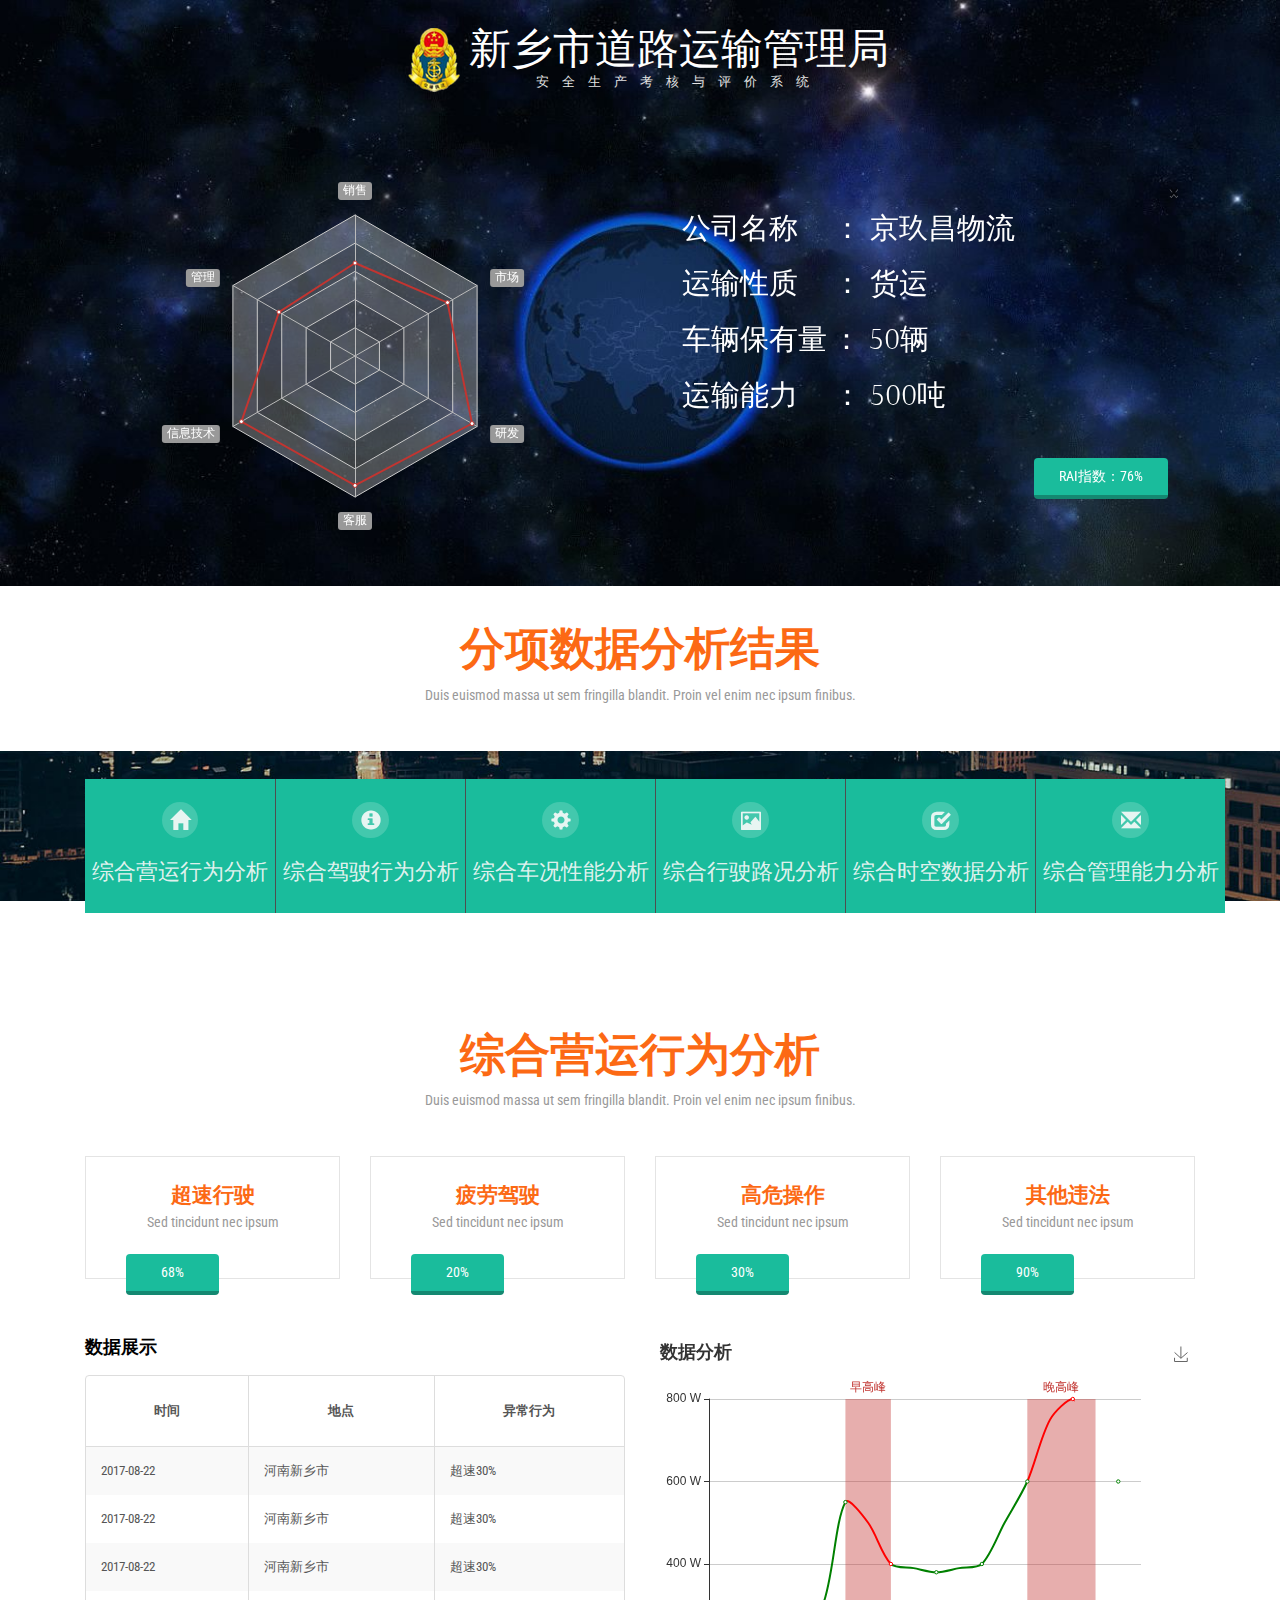
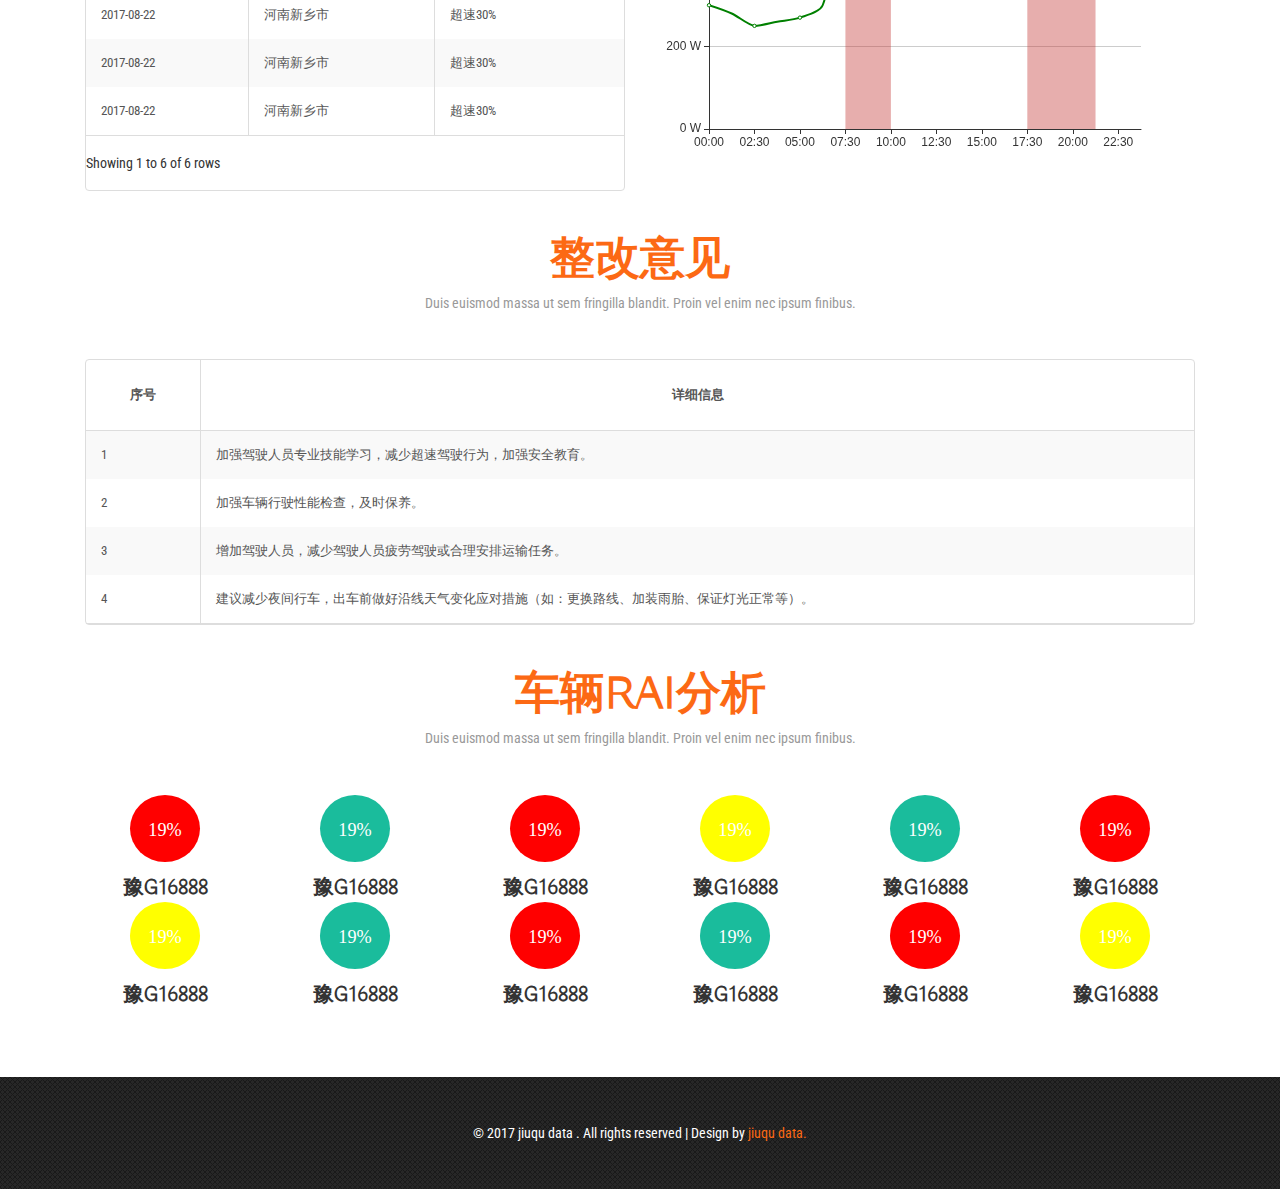
<file: src/main/webapp/formpages/index.html>
<!--
Author: W3layouts
Author URL: http://w3layouts.com
License: Creative Commons Attribution 3.0 Unported
License URL: http://creativecommons.org/licenses/by/3.0/
-->
<!DOCTYPE html>
<html>
<head>
<title>交通运输管理系统</title>
<!-- mobile apps -->
<meta name="viewport" content="width=device-width, initial-scale=1">
<meta http-equiv="Content-Type" content="text/html; charset=utf-8" />
<meta name="keywords" content="Fascinating Responsive web template, Bootstrap Web Templates, Flat Web Templates, Android Compatible web template, 
	SmartPhone Compatible web template, free WebDesigns for Nokia, Samsung, LG, SonyEricsson, Motorola web design" />
<script type="application/x-javascript"> addEventListener("load", function() { setTimeout(hideURLbar, 0); }, false); function hideURLbar(){ window.scrollTo(0,1); } </script>
<!-- //mobile apps -->
<!-- Custom Theme files -->
<link href="css/bootstrap.css" type="text/css" rel="stylesheet" media="all">
<link href="css/bootstrap-table.css" type="text/css" rel="stylesheet" media="all">
<link href="css/style.css" type="text/css" rel="stylesheet" media="all">
<link rel="stylesheet" href="css/flexslider.css" type="text/css" media="screen" />
<!-- //Custom Theme files -->
<!-- js -->
<script src="js/jquery-2.1.4.min.js"></script>
<script src="js/echarts.min.js"></script>
<!-- //js -->
<!-- web-fonts -->
<link href='//fonts.googleapis.com/css?family=Buda:300' rel='stylesheet' type='text/css'>
<link href='//fonts.googleapis.com/css?family=Roboto+Condensed:400,300,300italic,400italic,700,700italic' rel='stylesheet' type='text/css'>
<!-- //web-fonts -->
<!-- start-smooth-scrolling -->
<script type="text/javascript" src="js/move-top.js"></script>
<script type="text/javascript" src="js/easing.js"></script>
<script type="text/javascript">
		jQuery(document).ready(function($) {
			$(".scroll").click(function(event){
				event.preventDefault();

		$('html,body').animate({scrollTop:$(this.hash).offset().top},1000);
			});
		});
</script>
	<link rel="stylesheet" type="text/css" href="css/tab/raccordion.css" />
	<script type="text/javascript">
        $(window).load(function () {
            $('#accordion-wrapper').raccordion({
                speed: 1000,
                sliderWidth: 700,
                sliderHeight: 300,
                autoCollapse: false
            });

        });
	</script>
	<!--skycons-icons-->
	<script src="js/skycons.js"></script>
<!-- //end-smooth-scrolling -->
</head>
<body>
	<!-- banner -->
	<div class="banner">
		<div class="banner-info" >
			<div class="banner-top">
				<div class="container">
					<div class="banner-top-grids banner-top-left" style="width: 28%">
						<ul class="social-icons">
							<li style="color: white;"></li>
							<li style="color: white;"></li>
							<li style="color: white;"></li>
						</ul>
					</div>
					<div class="banner-top-grids banner-logo" style="width: 45%">
						<a href="index.html">
							<img src="images/1.png" alt=""/>
							<h1>新乡市道路运输管理局 <span>安全生产考核与评价系统</span></h1>
						</a>
					</div>
					<div class="w3ls-row alert" style="margin-top: 10em;margin-bottom: 3em;">
						<div class="col-md-6 welcome-left">
							<div id="leida" style="width: 100%;height: 376px;border-color: white;"></div>
						</div>
						<div class="col-md-6 welcome-right" style="box-shadow: 0 0 1px 1px transparent;">
							<a href="#" class="close" data-dismiss="alert" aria-label="close">&times;</a>
							<h4 style="color: white;">公司名称&nbsp;&nbsp;&nbsp;&nbsp;&nbsp;&nbsp;&nbsp;： 京玖昌物流 </h4>
							<h4 style="color: white;">运输性质&nbsp;&nbsp;&nbsp;&nbsp;&nbsp;&nbsp;&nbsp;： 货运 </h4>
							<h4 style="color: white;">车辆保有量&nbsp;： 50辆 </h4>
							<h4 style="color: white;">运输能力&nbsp;&nbsp;&nbsp;&nbsp;&nbsp;&nbsp;&nbsp;： 500吨 </h4>
							<a href="single.html" class="more" style="float: right;">RAI指数：76%</a>
						</div>
						<div class="clearfix"> </div>
					</div>
					<div class="clearfix"> </div>
				</div>
			</div>
		</div>
	</div>
	<!-- //banner -->
	<!-- welcome -->
	<div class="welcome" style="padding: 3em 0;">
		<div class="container">
			<div class="title" style="margin-bottom: 0em;">
				<h3>分项数据分析结果</h3>
				<p>Duis euismod massa ut sem fringilla blandit. Proin vel enim nec ipsum finibus. </p>
			</div> 
		</div>
	</div>
	<!-- //welcome -->
	<!-- slid -->
	<div class="slid banner banner-top" style="min-height:100px;">
		<div class="container">
			<section class="slider">
				<div class="flexslider">
					<!-- top-navigation -->
					<div class="main">
						<div class="container">
							<nav id="menu" class="nav top-nav">
								<button  class="navtoogle">
									<span class="icon-menu glyphicon glyphicon-menu-hamburger"> </span> Menu
								</button>
								<ul>
									<li>
										<a href="index.html">
											<span class="icon">
												<i aria-hidden="true" class="icon-home glyphicon glyphicon-home"></i>
											</span>
											<span>综合营运行为分析</span>
										</a>
									</li>
									<li>
										<a href="about.html" onclick="$('#section-2').animatescroll();">
											<span class="icon">
												<i aria-hidden="true" class="icon-services glyphicon glyphicon-info-sign"></i>
											</span>
											<span>综合驾驶行为分析</span>
										</a>
									</li>
									<li>
										<a href="services.html" onclick="$('#section-3').animatescroll();">
											<span class="icon">
												<i aria-hidden="true" class="icon-portfolio glyphicon glyphicon-cog"></i>
											</span>
											<span>综合车况性能分析</span>
										</a>
									</li>
									<li>
										<a href="gallery.html" onclick="$('#section-4').animatescroll();">
											<span class="icon">
												<i aria-hidden="true" class="icon-blog glyphicon glyphicon-picture"></i>
											</span>
											<span>综合行驶路况分析</span>
										</a>
									</li>
									<li>
										<a href="codes.html" onclick="$('#section-5').animatescroll();">
											<span class="icon">
												<i aria-hidden="true" class="icon-team glyphicon glyphicon-check"></i>
											</span>
											<span>综合时空数据分析</span>
										</a>
									</li>
									<li>
										<a href="contact.html" onclick="$('#section-6').animatescroll();">
											<span class="icon">
												<i aria-hidden="true" class="icon-contact glyphicon glyphicon-envelope"></i>
											</span>
											<span>综合管理能力分析</span>
										</a>
									</li>
								</ul>
							</nav>
							<!-- script-for-menu -->
							<script>
                                $(".navtoogle").click(function(){
                                    $(".top-nav ul").slideToggle("slow" , function(){
                                    });
                                });
							</script>
							<!-- //script-for-menu -->
							<script src="js/modernizr.custom.js"></script>
						</div>
					</div>
					<!-- //top-navigation -->
					<div class="clearfix"> </div>
				</div> 
			</section>
		</div>
	</div>
	<!-- //slid -->
	<!-- latest -->
	<div class="latest">
		<div class="container">
			<div class="title" style="padding: 2em 0;margin-bottom: 1em;">
				<h3>综合营运行为分析</h3>
				<p>Duis euismod massa ut sem fringilla blandit. Proin vel enim nec ipsum finibus. </p>
			</div>
			<div class="w3ls-row">
				<div class="col-sm-3 col-md-3  w3latest-grids">
					<div class="w3latest-grids-text">
						<h4>超速行驶</h4>
						<p>Sed tincidunt nec ipsum</p>
						<a href="single.html" class="more">68%</a>
					</div>
				</div>
				<div class="col-sm-3 col-md-3  w3latest-grids">
					<div class="w3latest-grids-text">
						<h4>疲劳驾驶</h4>
						<p>Sed tincidunt nec ipsum</p>
						<a href="single.html" class="more">20%</a>
					</div>
				</div>
				<div class="col-sm-3 col-md-3  w3latest-grids">
					<div class="w3latest-grids-text">
						<h4>高危操作</h4>
						<p>Sed tincidunt nec ipsum</p>
						<a href="single.html" class="more">30%</a>
					</div>
				</div>
				<div class="col-sm-3 col-md-3  w3latest-grids">
					<div class="w3latest-grids-text">
						<h4>其他违法 </h4>
						<p>Sed tincidunt nec ipsum</p>
						<a href="single.html" class="more">90%</a>
					</div>
				</div>
				<div class="clearfix"> </div>
			</div>
			<div class="clearfix" style="margin-top: 3em;"> </div>
			<div class="w3ls-row">
				<div class="col-sm-6 col-md-6  w3latest-grids">
					<p style="font-size: 1.3em;color: black;margin-top: -10px;padding-bottom: 10px;font-weight: 700">数据展示</p>
					<table id="table"
						   data-pagination="true" class="table-striped">
						<thead>
						<tr>
							<th data-field="id">时间</th>
							<th data-field="name">地点</th>
							<th data-field="price">异常行为</th>
						</tr>
						</thead>
					</table>
				</div>
				<div class="col-sm-6 col-md-6  w3latest-grids">
					<div id="main" style="width: auto;height: 450px;"></div>
				</div>
				<div class="clearfix"> </div>
			</div>
			<div class="clearfix"> </div>
			<div class="title" style="padding: 2em 0;margin-bottom: 1em;">
				<h3>整改意见</h3>
				<p>Duis euismod massa ut sem fringilla blandit. Proin vel enim nec ipsum finibus. </p>
			</div>
			<div class="w3ls-row">
				<div class="col-sm-12 col-md-12  w3latest-grids">
					<table id="table2"
						   class="table-striped">
						<thead>
						<tr>
							<th data-field="id">序号</th>
							<th data-field="yijian">详细信息</th>
						</tr>
						</thead>
					</table>
				</div>
				<div class="clearfix"> </div>
			</div>
			<div class="clearfix"> </div>
			<div class="title" style="padding: 2em 0;margin-bottom: 1em;">
				<h3>车辆RAI分析</h3>
				<p>Duis euismod massa ut sem fringilla blandit. Proin vel enim nec ipsum finibus. </p>
			</div>
			<div class="services-w3ls-row">
				<div class="col-md-2 services-grid">
					<span class="glyphicon effect-1" style="height: 67px;padding-top: 23px;font-size: 1.3em;background-color: red" aria-hidden="true">19%</span>
					<h5>豫G16888</h5>
				</div>
				<div class="col-md-2 services-grid">
					<span class="glyphicon effect-1" style="height: 67px;padding-top: 23px;font-size: 1.3em;" aria-hidden="true">19%</span>
					<h5>豫G16888</h5>
				</div>
				<div class="col-md-2 services-grid">
					<span class="glyphicon effect-1" style="height: 67px;padding-top: 23px;font-size: 1.3em;background-color: red" aria-hidden="true">19%</span>
					<h5>豫G16888</h5>
				</div>
				<div class="col-md-2 services-grid">
					<span class="glyphicon effect-1" style="height: 67px;padding-top: 23px;font-size: 1.3em;background-color: yellow" aria-hidden="true">19%</span>
					<h5>豫G16888</h5>
				</div>
				<div class="col-md-2 services-grid">
					<span class="glyphicon effect-1" style="height: 67px;padding-top: 23px;font-size: 1.3em;" aria-hidden="true">19%</span>
					<h5>豫G16888</h5>
				</div>
				<div class="col-md-2 services-grid">
					<span class="glyphicon effect-1" style="height: 67px;padding-top: 23px;font-size: 1.3em;background-color: red" aria-hidden="true">19%</span>
					<h5>豫G16888</h5>
				</div>
				<div class="col-md-2 services-grid">
					<span class="glyphicon effect-1" style="height: 67px;padding-top: 23px;font-size: 1.3em;background-color: yellow" aria-hidden="true">19%</span>
					<h5>豫G16888</h5>
				</div>
				<div class="col-md-2 services-grid">
					<span class="glyphicon effect-1" style="height: 67px;padding-top: 23px;font-size: 1.3em;" aria-hidden="true">19%</span>
					<h5>豫G16888</h5>
				</div>
				<div class="col-md-2 services-grid">
					<span class="glyphicon effect-1" style="height: 67px;padding-top: 23px;font-size: 1.3em;background-color: red" aria-hidden="true">19%</span>
					<h5>豫G16888</h5>
				</div>
				<div class="col-md-2 services-grid">
					<span class="glyphicon effect-1" style="height: 67px;padding-top: 23px;font-size: 1.3em;" aria-hidden="true">19%</span>
					<h5>豫G16888</h5>
				</div>
				<div class="col-md-2 services-grid">
					<span class="glyphicon effect-1" style="height: 67px;padding-top: 23px;font-size: 1.3em;background-color: red" aria-hidden="true">19%</span>
					<h5>豫G16888</h5>
				</div>
				<div class="col-md-2 services-grid">
					<span class="glyphicon effect-1" style="height: 67px;padding-top: 23px;font-size: 1.3em;background-color: yellow" aria-hidden="true">19%</span>
					<h5>豫G16888</h5>
				</div>
				<div class="clearfix"> </div>
			</div>
		</div>
	</div>
	<!-- //latest -->
	<!-- footer -->
	<div class="footer">
		<div class="container">
			<div class="footer-bottom">
				<p>© 2017 jiuqu data . All rights reserved | Design by <a href="http://w3layouts.com">jiuqu data.</a></p>
			</div>
		</div>
	</div>
	<!-- //footer --> 
	<!-- smooth-scrolling-of-move-up -->
	<script type="text/javascript">
		$(document).ready(function() {
			/*
			var defaults = {
				containerID: 'toTop', // fading element id
				containerHoverID: 'toTopHover', // fading element hover id
				scrollSpeed: 1200,
				easingType: 'linear' 
			};
			*/
            $('#table').bootstrapTable({
                data: [{
                    id: '2017-08-22',
                    name: '河南新乡市',
                    price: '超速30%'
                },{
                    id: '2017-08-22',
                    name: '河南新乡市',
                    price: '超速30%'
                },{
                    id: '2017-08-22',
                    name: '河南新乡市',
                    price: '超速30%'
                },{
                    id: '2017-08-22',
                    name: '河南新乡市',
                    price: '超速30%'
                },{
                    id: '2017-08-22',
                    name: '河南新乡市',
                    price: '超速30%'
                },{
                    id: '2017-08-22',
                    name: '河南新乡市',
                    price: '超速30%'
                }]
            });
            $('#table2').bootstrapTable({
                data: [{
                    id: 1,
                    yijian: '加强驾驶人员专业技能学习，减少超速驾驶行为，加强安全教育。'
                },{
                    id: 2,
                    yijian: '加强车辆行驶性能检查，及时保养。'
                },{
                    id: 3,
                    yijian: '增加驾驶人员，减少驾驶人员疲劳驾驶或合理安排运输任务。'
                },{
                    id: 4,
                    yijian: '建议减少夜间行车，出车前做好沿线天气变化应对措施（如：更换路线、加装雨胎、保证灯光正常等）。'
                }]
            });
			$().UItoTop({ easingType: 'easeOutQuart' });
		});
	</script>
	<script>
        // 基于准备好的dom，初始化echarts实例
        var myChart = echarts.init(document.getElementById('main'));

        option = {
            title: {
                text: '数据分析'
			},
            tooltip: {
                trigger: 'axis',
                axisPointer: {
                    type: 'cross'
                }
            },
            toolbox: {
                show: true,
                feature: {
                    saveAsImage: {}
                }
            },
            xAxis:  {
                type: 'category',
                boundaryGap: false,
                data: ['00:00', '01:15', '02:30', '03:45', '05:00', '06:15', '07:30', '08:45', '10:00', '11:15', '12:30', '13:45', '15:00', '16:15', '17:30', '18:45', '20:00', '21:15', '22:30', '23:45']
            },
            yAxis: {
                type: 'value',
                axisLabel: {
                    formatter: '{value} W'
                },
                axisPointer: {
                    snap: true
                }
            },
            visualMap: {
                show: false,
                dimension: 0,
                pieces: [{
                    lte: 6,
                    color: 'green'
                }, {
                    gt: 6,
                    lte: 8,
                    color: 'red'
                }, {
                    gt: 8,
                    lte: 14,
                    color: 'green'
                }, {
                    gt: 14,
                    lte: 17,
                    color: 'red'
                }, {
                    gt: 17,
                    color: 'green'
                }]
            },
            series: [
                {
                    name:'用电量',
                    type:'line',
                    smooth: true,
                    data: [300, 280, 250, 260, 270, 300, 550, 500, 400, 390, 380, 390, 400, 500, 600, 750, 800, 700, 600, 400],
                    markArea: {
                        data: [ [{
                            name: '早高峰',
                            xAxis: '07:30'
                        }, {
                            xAxis: '10:00'
                        }], [{
                            name: '晚高峰',
                            xAxis: '17:30'
                        }, {
                            xAxis: '21:15'
                        }] ]
                    }
                }
            ]
        };

        // 使用刚指定的配置项和数据显示图表。
        myChart.setOption(option);
	</script>
	<script>
        // 基于准备好的dom，初始化echarts实例
        var leidaChart = echarts.init(document.getElementById('leida'));

        option = {
            tooltip: {},
            legend: {
                data: ['事故风险指数（RAI）']
            },
            radar: {
                // shape: 'circle',
                name: {
                    textStyle: {
                        color: '#fff',
                        backgroundColor: '#999',
                        borderRadius: 3,
                        padding: [3, 5]
                    }
                },
                indicator: [
                    { name: '销售', max: 6500},
                    { name: '管理', max: 16000},
                    { name: '信息技术', max: 30000},
                    { name: '客服', max: 38000},
                    { name: '研发', max: 52000},
                    { name: '市场', max: 25000}
                ]
            },
            series: [{
                name: '预算 vs 开销（Budget vs spending）',
                type: 'radar',
                // areaStyle: {normal: {}},
                data : [
                    {
                        value : [4300, 10000, 28000, 35000, 50000, 19000],
                        name : '预算分配（Allocated Budget）'
                    }
                ]
            }]
        };
        // 使用刚指定的配置项和数据显示图表。
        leidaChart.setOption(option);
	</script>
	<!-- //smooth-scrolling-of-move-up -->
	<!-- Bootstrap core JavaScript
    ================================================== -->
    <!-- Placed at the end of the document so the pages load faster -->
    <script src="js/bootstrap.js"></script>
	<script src="js/bootstrap-table.js"></script>

	<script src="js/jquery.raccordion.js" type="text/javascript"></script>
	<script src="js/jquery.animation.easing.js" type="text/javascript"></script>
</body>
</html>
</file>
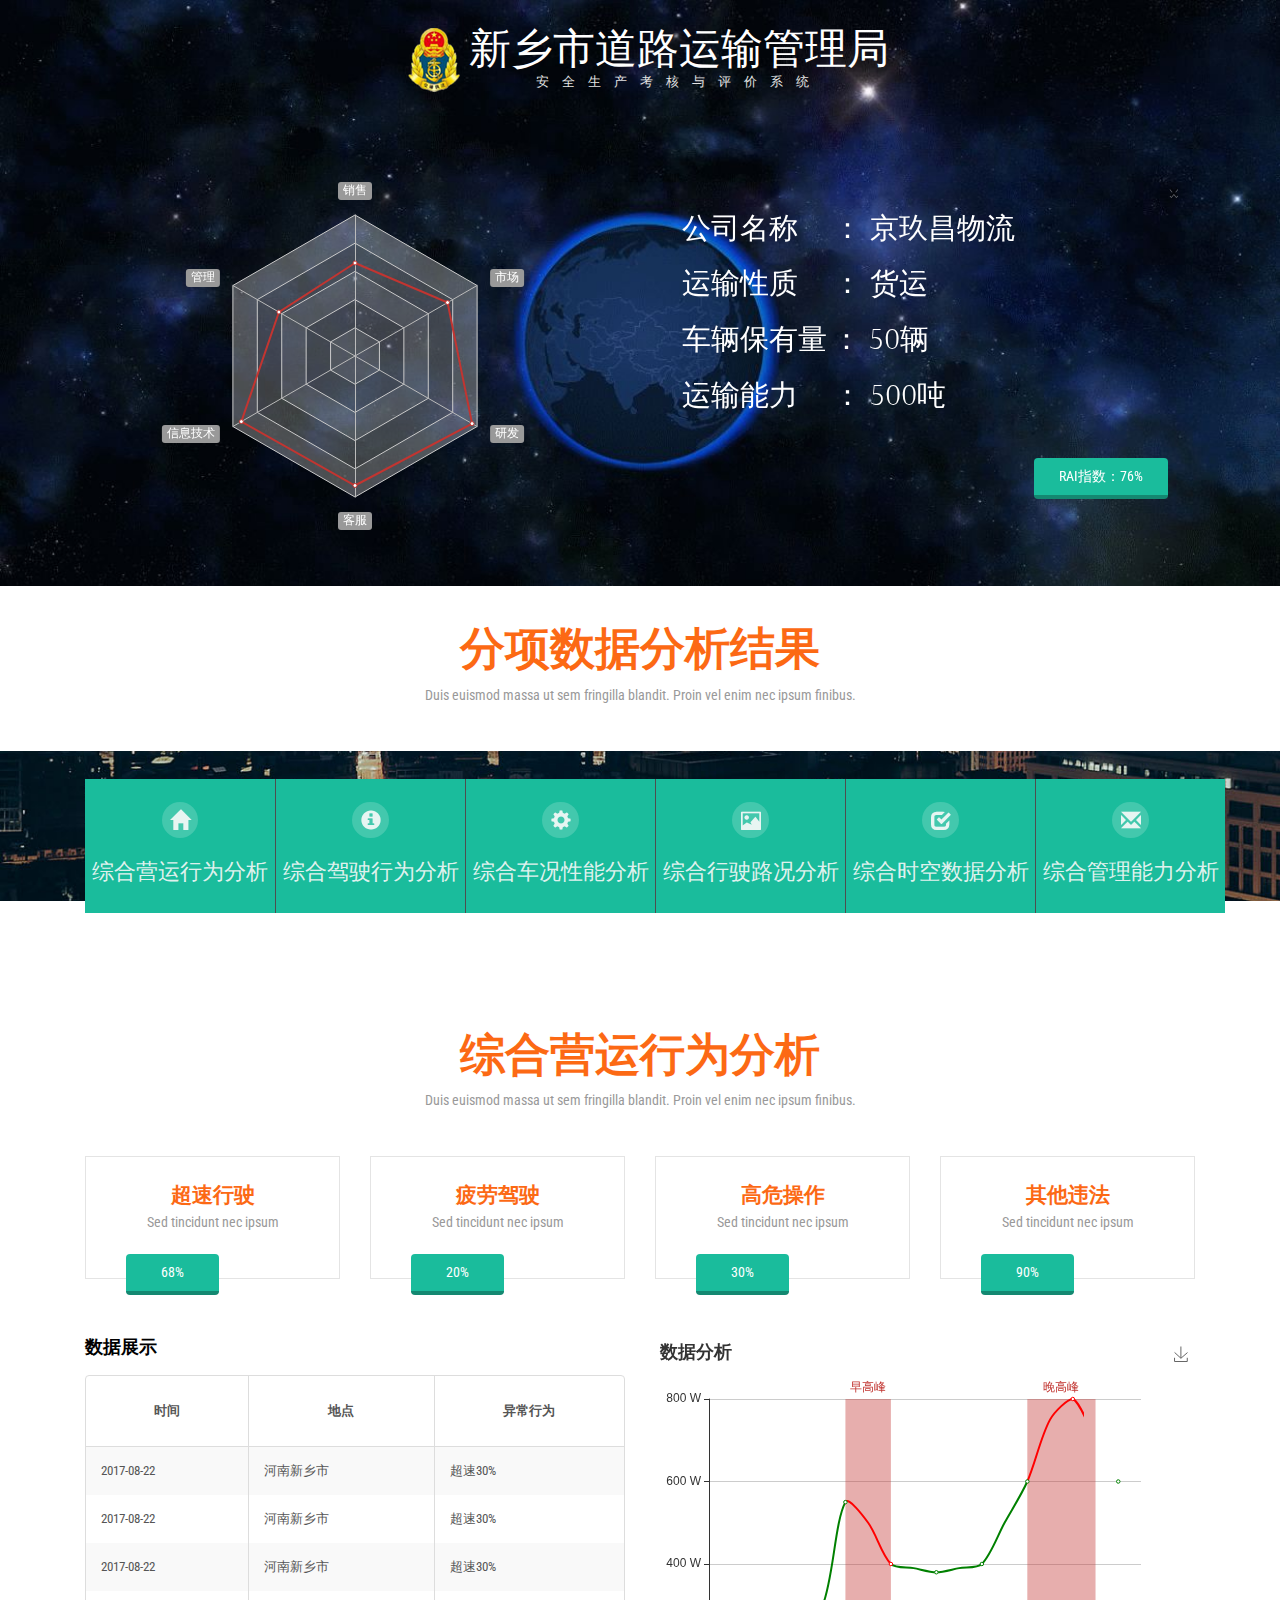
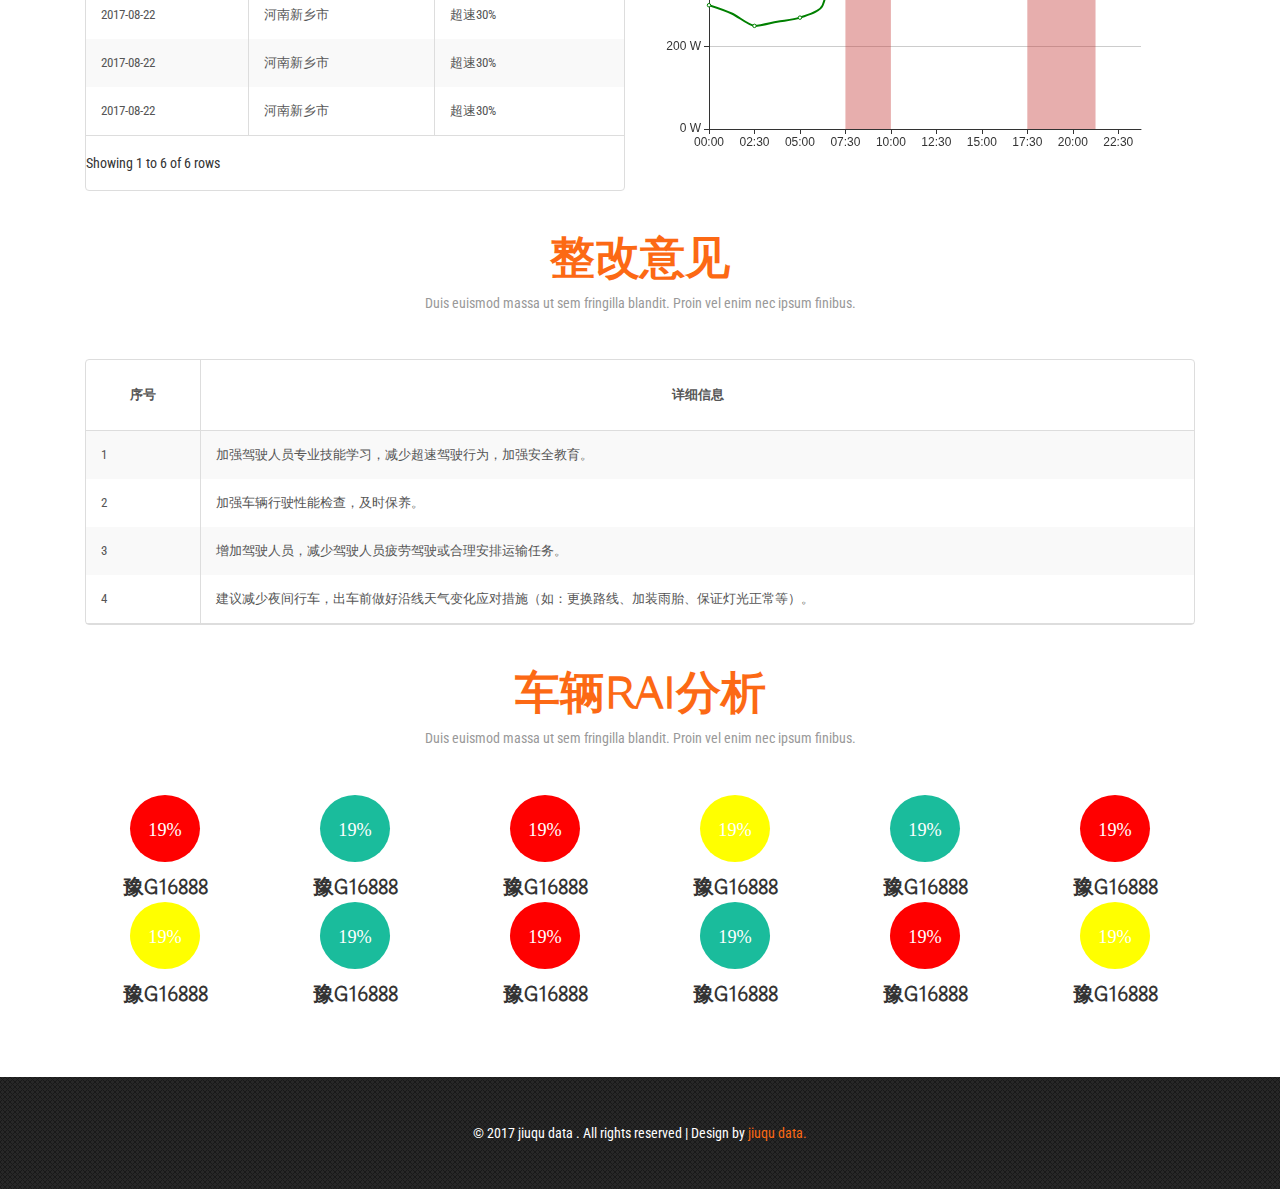
<file: src/main/webapp/formpages/about.html>
<!--
Author: W3layouts
Author URL: http://w3layouts.com
License: Creative Commons Attribution 3.0 Unported
License URL: http://creativecommons.org/licenses/by/3.0/
-->
<!DOCTYPE html>
<html>
<head>
	<title>交通运输管理系统</title>
	<!-- mobile apps -->
	<meta name="viewport" content="width=device-width, initial-scale=1">
	<meta http-equiv="Content-Type" content="text/html; charset=utf-8" />
	<meta name="keywords" content="Fascinating Responsive web template, Bootstrap Web Templates, Flat Web Templates, Android Compatible web template,
	SmartPhone Compatible web template, free WebDesigns for Nokia, Samsung, LG, SonyEricsson, Motorola web design" />
	<script type="application/x-javascript"> addEventListener("load", function() { setTimeout(hideURLbar, 0); }, false); function hideURLbar(){ window.scrollTo(0,1); } </script>
	<!-- //mobile apps -->
	<!-- Custom Theme files -->
	<link href="css/bootstrap.css" type="text/css" rel="stylesheet" media="all">
	<link href="css/bootstrap-table.css" type="text/css" rel="stylesheet" media="all">
	<link href="css/style.css" type="text/css" rel="stylesheet" media="all">
	<link rel="stylesheet" href="css/flexslider.css" type="text/css" media="screen" />
	<!-- //Custom Theme files -->
	<!-- js -->
	<script src="js/jquery-2.1.4.min.js"></script>
	<script src="js/echarts.min.js"></script>
	<!-- //js -->
	<!-- web-fonts -->
	<link href='//fonts.googleapis.com/css?family=Buda:300' rel='stylesheet' type='text/css'>
	<link href='//fonts.googleapis.com/css?family=Roboto+Condensed:400,300,300italic,400italic,700,700italic' rel='stylesheet' type='text/css'>
	<!-- //web-fonts -->
	<!-- start-smooth-scrolling -->
	<script type="text/javascript" src="js/move-top.js"></script>
	<script type="text/javascript" src="js/easing.js"></script>
	<script type="text/javascript">
        jQuery(document).ready(function($) {
            $(".scroll").click(function(event){
                event.preventDefault();

                $('html,body').animate({scrollTop:$(this.hash).offset().top},1000);
            });
        });
	</script>
	<link rel="stylesheet" type="text/css" href="css/tab/raccordion.css" />
	<script type="text/javascript">
        $(window).load(function () {
            $('#accordion-wrapper').raccordion({
                speed: 1000,
                sliderWidth: 700,
                sliderHeight: 300,
                autoCollapse: false
            });

        });
	</script>
	<!--skycons-icons-->
	<script src="js/skycons.js"></script>
	<!-- //end-smooth-scrolling -->
</head>
<body>
<!-- banner -->
<div class="banner">
	<div class="banner-info" >
		<div class="banner-top">
			<div class="container">
				<div class="banner-top-grids banner-top-left" style="width: 28%">
					<ul class="social-icons">
						<li style="color: white;"></li>
						<li style="color: white;"></li>
						<li style="color: white;"></li>
					</ul>
				</div>
				<div class="banner-top-grids banner-logo" style="width: 45%">
					<a href="index.html">
						<img src="images/1.png" alt=""/>
						<h1>新乡市道路运输管理局 <span>安全生产考核与评价系统</span></h1>
					</a>
				</div>
				<div class="w3ls-row alert" style="margin-top: 10em;margin-bottom: 3em;">
					<div class="col-md-6 welcome-left">
						<div id="leida" style="width: 100%;height: 376px;border-color: white;"></div>
					</div>
					<div class="col-md-6 welcome-right" style="box-shadow: 0 0 1px 1px transparent;">
						<a href="#" class="close" data-dismiss="alert" aria-label="close">&times;</a>
						<h4 style="color: white;">公司名称&nbsp;&nbsp;&nbsp;&nbsp;&nbsp;&nbsp;&nbsp;： 京玖昌物流 </h4>
						<h4 style="color: white;">运输性质&nbsp;&nbsp;&nbsp;&nbsp;&nbsp;&nbsp;&nbsp;： 货运 </h4>
						<h4 style="color: white;">车辆保有量&nbsp;： 50辆 </h4>
						<h4 style="color: white;">运输能力&nbsp;&nbsp;&nbsp;&nbsp;&nbsp;&nbsp;&nbsp;： 500吨 </h4>
						<a href="single.html" class="more" style="float: right;">RAI指数：76%</a>
					</div>
					<div class="clearfix"> </div>
				</div>
				<div class="clearfix"> </div>
			</div>
		</div>
	</div>
</div>
<!-- //banner -->
<!-- welcome -->
<div class="welcome" style="padding: 3em 0;">
	<div class="container">
		<div class="title" style="margin-bottom: 0em;">
			<h3>分项数据分析结果</h3>
			<p>Duis euismod massa ut sem fringilla blandit. Proin vel enim nec ipsum finibus. </p>
		</div>
	</div>
</div>
<!-- //welcome -->
<!-- slid -->
<div class="slid banner banner-top" style="min-height:100px;">
	<div class="container">
		<section class="slider">
			<div class="flexslider">
				<!-- top-navigation -->
				<div class="main">
					<div class="container">
						<nav id="menu" class="nav top-nav">
							<button  class="navtoogle">
								<span class="icon-menu glyphicon glyphicon-menu-hamburger"> </span> Menu
							</button>
							<ul>
								<li>
									<a href="index.html">
									<span class="icon">
										<i aria-hidden="true" class="icon-home glyphicon glyphicon-home"></i>
									</span>
										<span>综合营运行为分析</span>
									</a>
								</li>
								<li>
									<a href="about.html" onclick="$('#section-2').animatescroll();">
									<span class="icon">
										<i aria-hidden="true" class="icon-services glyphicon glyphicon-info-sign"></i>
									</span>
										<span>综合驾驶行为分析</span>
									</a>
								</li>
								<li>
									<a href="services.html" onclick="$('#section-3').animatescroll();">
									<span class="icon">
										<i aria-hidden="true" class="icon-portfolio glyphicon glyphicon-cog"></i>
									</span>
										<span>综合车况性能分析</span>
									</a>
								</li>
								<li>
									<a href="gallery.html" onclick="$('#section-4').animatescroll();">
									<span class="icon">
										<i aria-hidden="true" class="icon-blog glyphicon glyphicon-picture"></i>
									</span>
										<span>综合行驶路况分析</span>
									</a>
								</li>
								<li>
									<a href="codes.html" onclick="$('#section-5').animatescroll();">
									<span class="icon">
										<i aria-hidden="true" class="icon-team glyphicon glyphicon-check"></i>
									</span>
										<span>综合时空数据分析</span>
									</a>
								</li>
								<li>
									<a href="contact.html" onclick="$('#section-6').animatescroll();">
									<span class="icon">
										<i aria-hidden="true" class="icon-contact glyphicon glyphicon-envelope"></i>
									</span>
										<span>综合管理能力分析</span>
									</a>
								</li>
							</ul>
						</nav>
						<!-- script-for-menu -->
						<script>
                            $(".navtoogle").click(function(){
                                $(".top-nav ul").slideToggle("slow" , function(){
                                });
                            });
						</script>
						<!-- //script-for-menu -->
						<script src="js/modernizr.custom.js"></script>
					</div>
				</div>
				<!-- //top-navigation -->
				<div class="clearfix"> </div>
			</div>
		</section>
	</div>
</div>
<!-- //slid -->
<!-- latest -->
<div class="latest">
	<div class="container">
		<div class="title" style="padding: 2em 0;margin-bottom: 1em;">
			<h3>综合营运行为分析</h3>
			<p>Duis euismod massa ut sem fringilla blandit. Proin vel enim nec ipsum finibus. </p>
		</div>
		<div class="w3ls-row">
			<div class="col-sm-3 col-md-3  w3latest-grids">
				<div class="w3latest-grids-text">
					<h4>超速行驶</h4>
					<p>Sed tincidunt nec ipsum</p>
					<a href="single.html" class="more">68%</a>
				</div>
			</div>
			<div class="col-sm-3 col-md-3  w3latest-grids">
				<div class="w3latest-grids-text">
					<h4>疲劳驾驶</h4>
					<p>Sed tincidunt nec ipsum</p>
					<a href="single.html" class="more">20%</a>
				</div>
			</div>
			<div class="col-sm-3 col-md-3  w3latest-grids">
				<div class="w3latest-grids-text">
					<h4>高危操作</h4>
					<p>Sed tincidunt nec ipsum</p>
					<a href="single.html" class="more">30%</a>
				</div>
			</div>
			<div class="col-sm-3 col-md-3  w3latest-grids">
				<div class="w3latest-grids-text">
					<h4>其他违法 </h4>
					<p>Sed tincidunt nec ipsum</p>
					<a href="single.html" class="more">90%</a>
				</div>
			</div>
			<div class="clearfix"> </div>
		</div>
		<div class="clearfix" style="margin-top: 3em;"> </div>
		<div class="w3ls-row">
			<div class="col-sm-6 col-md-6  w3latest-grids">
				<p style="font-size: 1.3em;color: black;margin-top: -10px;padding-bottom: 10px;font-weight: 700">数据展示</p>
				<table id="table"
					   data-pagination="true" class="table-striped">
					<thead>
					<tr>
						<th data-field="id">时间</th>
						<th data-field="name">地点</th>
						<th data-field="price">异常行为</th>
					</tr>
					</thead>
				</table>
			</div>
			<div class="col-sm-6 col-md-6  w3latest-grids">
				<div id="main" style="width: auto;height: 450px;"></div>
			</div>
			<div class="clearfix"> </div>
		</div>
		<div class="clearfix"> </div>
		<div class="title" style="padding: 2em 0;margin-bottom: 1em;">
			<h3>整改意见</h3>
			<p>Duis euismod massa ut sem fringilla blandit. Proin vel enim nec ipsum finibus. </p>
		</div>
		<div class="w3ls-row">
			<div class="col-sm-12 col-md-12  w3latest-grids">
				<table id="table2"
					   class="table-striped">
					<thead>
					<tr>
						<th data-field="id">序号</th>
						<th data-field="yijian">详细信息</th>
					</tr>
					</thead>
				</table>
			</div>
			<div class="clearfix"> </div>
		</div>
		<div class="clearfix"> </div>
		<div class="title" style="padding: 2em 0;margin-bottom: 1em;">
			<h3>车辆RAI分析</h3>
			<p>Duis euismod massa ut sem fringilla blandit. Proin vel enim nec ipsum finibus. </p>
		</div>
		<div class="services-w3ls-row">
			<div class="col-md-2 services-grid">
				<span class="glyphicon effect-1" style="height: 67px;padding-top: 23px;font-size: 1.3em;background-color: red" aria-hidden="true">19%</span>
				<h5>豫G16888</h5>
			</div>
			<div class="col-md-2 services-grid">
				<span class="glyphicon effect-1" style="height: 67px;padding-top: 23px;font-size: 1.3em;" aria-hidden="true">19%</span>
				<h5>豫G16888</h5>
			</div>
			<div class="col-md-2 services-grid">
				<span class="glyphicon effect-1" style="height: 67px;padding-top: 23px;font-size: 1.3em;background-color: red" aria-hidden="true">19%</span>
				<h5>豫G16888</h5>
			</div>
			<div class="col-md-2 services-grid">
				<span class="glyphicon effect-1" style="height: 67px;padding-top: 23px;font-size: 1.3em;background-color: yellow" aria-hidden="true">19%</span>
				<h5>豫G16888</h5>
			</div>
			<div class="col-md-2 services-grid">
				<span class="glyphicon effect-1" style="height: 67px;padding-top: 23px;font-size: 1.3em;" aria-hidden="true">19%</span>
				<h5>豫G16888</h5>
			</div>
			<div class="col-md-2 services-grid">
				<span class="glyphicon effect-1" style="height: 67px;padding-top: 23px;font-size: 1.3em;background-color: red" aria-hidden="true">19%</span>
				<h5>豫G16888</h5>
			</div>
			<div class="col-md-2 services-grid">
				<span class="glyphicon effect-1" style="height: 67px;padding-top: 23px;font-size: 1.3em;background-color: yellow" aria-hidden="true">19%</span>
				<h5>豫G16888</h5>
			</div>
			<div class="col-md-2 services-grid">
				<span class="glyphicon effect-1" style="height: 67px;padding-top: 23px;font-size: 1.3em;" aria-hidden="true">19%</span>
				<h5>豫G16888</h5>
			</div>
			<div class="col-md-2 services-grid">
				<span class="glyphicon effect-1" style="height: 67px;padding-top: 23px;font-size: 1.3em;background-color: red" aria-hidden="true">19%</span>
				<h5>豫G16888</h5>
			</div>
			<div class="col-md-2 services-grid">
				<span class="glyphicon effect-1" style="height: 67px;padding-top: 23px;font-size: 1.3em;" aria-hidden="true">19%</span>
				<h5>豫G16888</h5>
			</div>
			<div class="col-md-2 services-grid">
				<span class="glyphicon effect-1" style="height: 67px;padding-top: 23px;font-size: 1.3em;background-color: red" aria-hidden="true">19%</span>
				<h5>豫G16888</h5>
			</div>
			<div class="col-md-2 services-grid">
				<span class="glyphicon effect-1" style="height: 67px;padding-top: 23px;font-size: 1.3em;background-color: yellow" aria-hidden="true">19%</span>
				<h5>豫G16888</h5>
			</div>
			<div class="clearfix"> </div>
		</div>
	</div>
</div>
<!-- //latest -->
<!-- footer -->
<div class="footer">
	<div class="container">
		<div class="footer-bottom">
			<p>© 2017 jiuqu data . All rights reserved | Design by <a href="http://w3layouts.com">jiuqu data.</a></p>
		</div>
	</div>
</div>
<!-- //footer -->
<!-- smooth-scrolling-of-move-up -->
<script type="text/javascript">
    $(document).ready(function() {
        /*
        var defaults = {
            containerID: 'toTop', // fading element id
            containerHoverID: 'toTopHover', // fading element hover id
            scrollSpeed: 1200,
            easingType: 'linear'
        };
        */
        $('#table').bootstrapTable({
            data: [{
                id: '2017-08-22',
                name: '河南新乡市',
                price: '超速30%'
            },{
                id: '2017-08-22',
                name: '河南新乡市',
                price: '超速30%'
            },{
                id: '2017-08-22',
                name: '河南新乡市',
                price: '超速30%'
            },{
                id: '2017-08-22',
                name: '河南新乡市',
                price: '超速30%'
            },{
                id: '2017-08-22',
                name: '河南新乡市',
                price: '超速30%'
            },{
                id: '2017-08-22',
                name: '河南新乡市',
                price: '超速30%'
            }]
        });
        $('#table2').bootstrapTable({
            data: [{
                id: 1,
                yijian: '加强驾驶人员专业技能学习，减少超速驾驶行为，加强安全教育。'
            },{
                id: 2,
                yijian: '加强车辆行驶性能检查，及时保养。'
            },{
                id: 3,
                yijian: '增加驾驶人员，减少驾驶人员疲劳驾驶或合理安排运输任务。'
            },{
                id: 4,
                yijian: '建议减少夜间行车，出车前做好沿线天气变化应对措施（如：更换路线、加装雨胎、保证灯光正常等）。'
            }]
        });
        $().UItoTop({ easingType: 'easeOutQuart' });
    });
</script>
<script>
    // 基于准备好的dom，初始化echarts实例
    var myChart = echarts.init(document.getElementById('main'));

    option = {
        title: {
            text: '数据分析'
        },
        tooltip: {
            trigger: 'axis',
            axisPointer: {
                type: 'cross'
            }
        },
        toolbox: {
            show: true,
            feature: {
                saveAsImage: {}
            }
        },
        xAxis:  {
            type: 'category',
            boundaryGap: false,
            data: ['00:00', '01:15', '02:30', '03:45', '05:00', '06:15', '07:30', '08:45', '10:00', '11:15', '12:30', '13:45', '15:00', '16:15', '17:30', '18:45', '20:00', '21:15', '22:30', '23:45']
        },
        yAxis: {
            type: 'value',
            axisLabel: {
                formatter: '{value} W'
            },
            axisPointer: {
                snap: true
            }
        },
        visualMap: {
            show: false,
            dimension: 0,
            pieces: [{
                lte: 6,
                color: 'green'
            }, {
                gt: 6,
                lte: 8,
                color: 'red'
            }, {
                gt: 8,
                lte: 14,
                color: 'green'
            }, {
                gt: 14,
                lte: 17,
                color: 'red'
            }, {
                gt: 17,
                color: 'green'
            }]
        },
        series: [
            {
                name:'用电量',
                type:'line',
                smooth: true,
                data: [300, 280, 250, 260, 270, 300, 550, 500, 400, 390, 380, 390, 400, 500, 600, 750, 800, 700, 600, 400],
                markArea: {
                    data: [ [{
                        name: '早高峰',
                        xAxis: '07:30'
                    }, {
                        xAxis: '10:00'
                    }], [{
                        name: '晚高峰',
                        xAxis: '17:30'
                    }, {
                        xAxis: '21:15'
                    }] ]
                }
            }
        ]
    };

    // 使用刚指定的配置项和数据显示图表。
    myChart.setOption(option);
</script>
<script>
    // 基于准备好的dom，初始化echarts实例
    var leidaChart = echarts.init(document.getElementById('leida'));

    option = {
        tooltip: {},
        legend: {
            data: ['事故风险指数（RAI）']
        },
        radar: {
            // shape: 'circle',
            name: {
                textStyle: {
                    color: '#fff',
                    backgroundColor: '#999',
                    borderRadius: 3,
                    padding: [3, 5]
                }
            },
            indicator: [
                { name: '销售', max: 6500},
                { name: '管理', max: 16000},
                { name: '信息技术', max: 30000},
                { name: '客服', max: 38000},
                { name: '研发', max: 52000},
                { name: '市场', max: 25000}
            ]
        },
        series: [{
            name: '预算 vs 开销（Budget vs spending）',
            type: 'radar',
            // areaStyle: {normal: {}},
            data : [
                {
                    value : [4300, 10000, 28000, 35000, 50000, 19000],
                    name : '预算分配（Allocated Budget）'
                }
            ]
        }]
    };
    // 使用刚指定的配置项和数据显示图表。
    leidaChart.setOption(option);
</script>
<!-- //smooth-scrolling-of-move-up -->
<!-- Bootstrap core JavaScript
================================================== -->
<!-- Placed at the end of the document so the pages load faster -->
<script src="js/bootstrap.js"></script>
<script src="js/bootstrap-table.js"></script>

<script src="js/jquery.raccordion.js" type="text/javascript"></script>
<script src="js/jquery.animation.easing.js" type="text/javascript"></script>
</body>
</html>
</file>
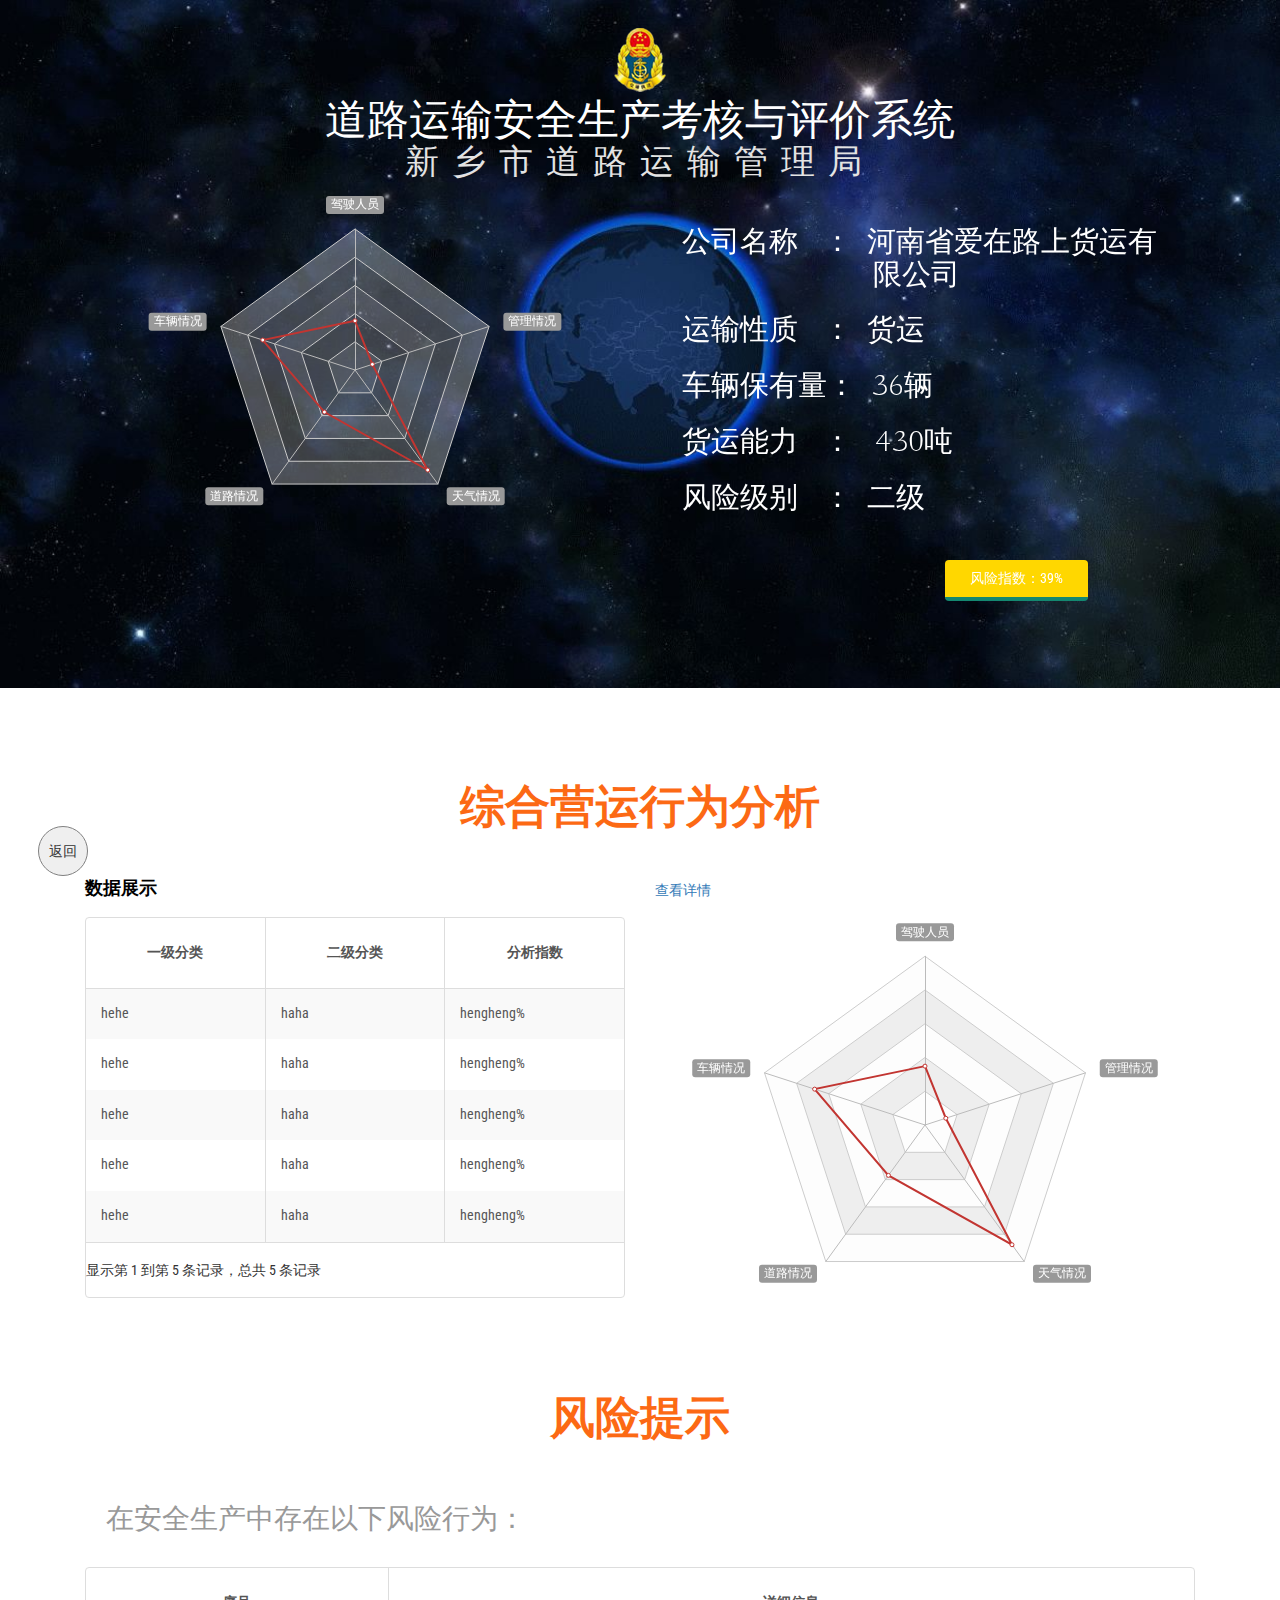
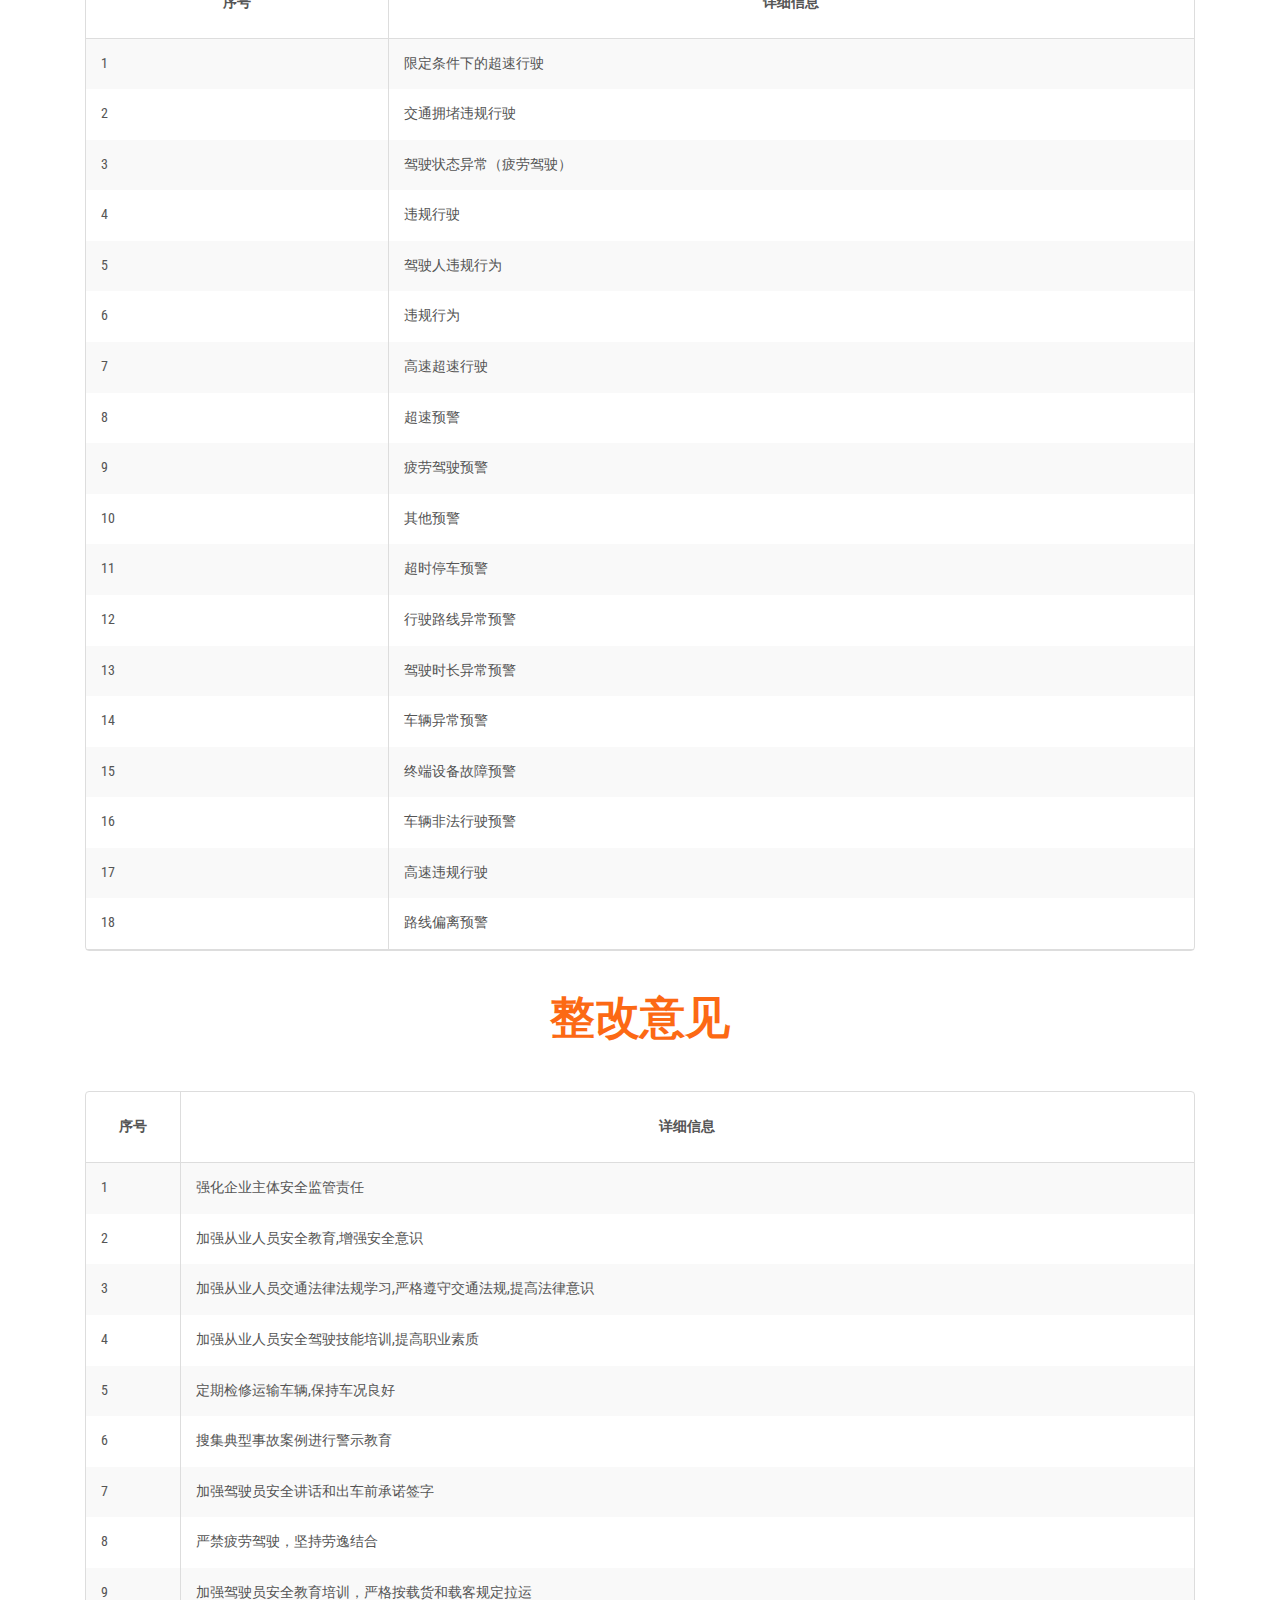
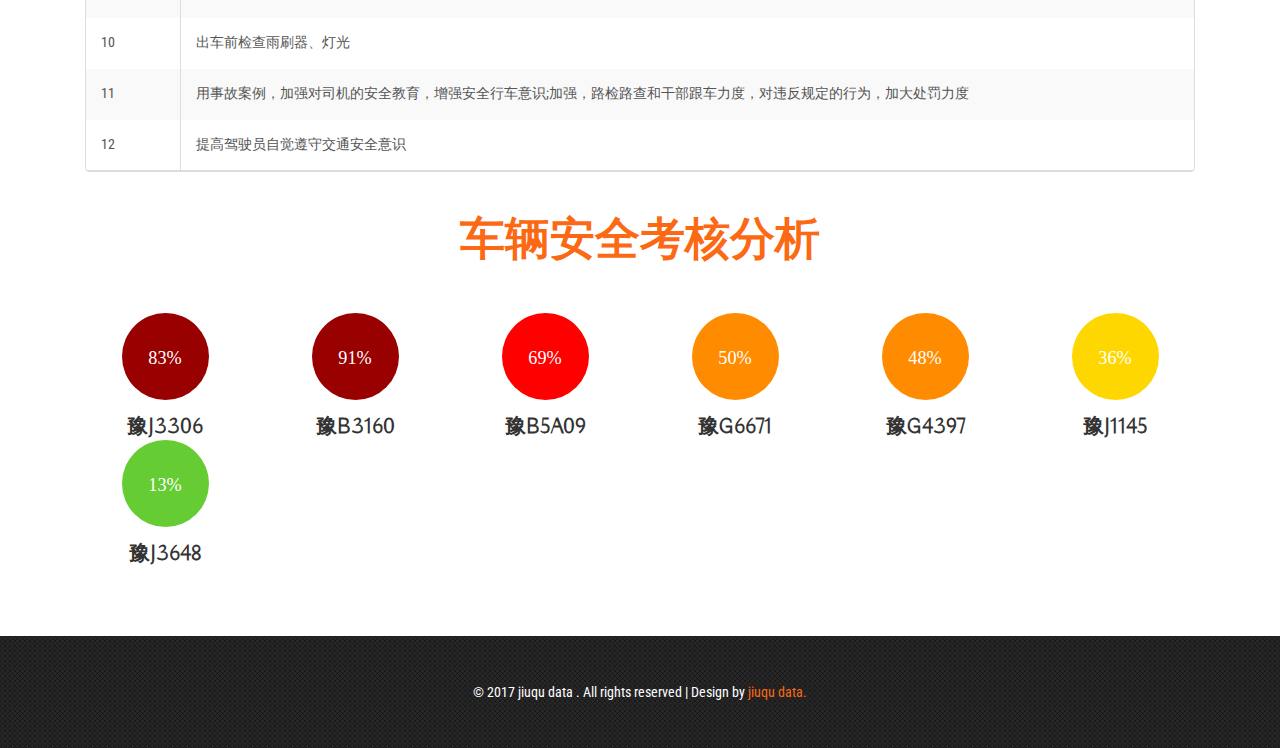
<file: src/main/webapp/formpages/sheet2.html>
<html>
<head>
    <title>道路运输安全生产考核与评价系统</title>
    <!-- mobile apps -->
    <meta name="viewport" content="width=device-width, initial-scale=1">
    <meta http-equiv="Content-Type" content="text/html; charset=utf-8" />
    <meta name="keywords" content="Fascinating Responsive web template, Bootstrap Web Templates, Flat Web Templates, Android Compatible web template,
	SmartPhone Compatible web template, free WebDesigns for Nokia, Samsung, LG, SonyEricsson, Motorola web design" />
    <script type="application/x-javascript"> addEventListener("load", function() { setTimeout(hideURLbar, 0); }, false); function hideURLbar(){ window.scrollTo(0,1); } </script>
    <!-- //mobile apps -->
    <!-- Custom Theme files -->
    <link rel="shortcut icon" href="images/logtitle.ico">
    <link href="css/bootstrap.css" type="text/css" rel="stylesheet" media="all">
    <link href="css/bootstrap-table.css" type="text/css" rel="stylesheet" media="all">
    <link href="css/style.css" type="text/css" rel="stylesheet" media="all">
    <link rel="stylesheet" href="css/flexslider.css" type="text/css" media="screen" />
    <!-- //Custom Theme files -->
    <!-- js -->
    <script src="js/jquery-2.1.4.min.js"></script>
    <script src="js/echarts.min.js"></script>
    <!-- //js -->
    <!-- web-fonts -->
    <link href='//fonts.googleapis.com/css?family=Buda:300' rel='stylesheet' type='text/css'>
    <link href='//fonts.googleapis.com/css?family=Roboto+Condensed:400,300,300italic,400italic,700,700italic' rel='stylesheet' type='text/css'>
    <!-- //web-fonts -->
    <!-- start-smooth-scrolling -->
    <script type="text/javascript" src="js/move-top.js"></script>
    <script type="text/javascript" src="js/easing.js"></script>
    <script type="text/javascript">
        jQuery(document).ready(function($) {
            $(".scroll").click(function(event){
                event.preventDefault();

                $('html,body').animate({scrollTop:$(this.hash).offset().top},1000);
            });
        });
    </script>
    <link rel="stylesheet" type="text/css" href="css/tab/raccordion.css" />
    <script type="text/javascript">
        $(window).load(function () {
            $('#accordion-wrapper').raccordion({
                speed: 1000,
                sliderWidth: 700,
                sliderHeight: 300,
                autoCollapse: false
            });
        });
    </script>
    <!--skycons-icons-->
    <script src="js/skycons.js"></script>
    <!-- //end-smooth-scrolling -->
</head>
<body>
<div style="z-index:10;width:100px;height:100px;position:fixed;bottom: 0;left: 3%;">
    <button onclick="goBack()" style="width: 50px;height: 50px;border: 1px solid GrayText;border-radius: 100%; margin-top: 25px;">返回</button>
</div>
<!--<%&#45;&#45;<div style="z-index:10;width:100px;height:100px;position:absolute;top:20px;right: 2%;">&#45;&#45;%>-->
    <!--<%&#45;&#45;<button onclick="getExport()" style="color:#ffffff;width: 70px;height: 70px;border: 4px solid rgba(255,255,255,0.8);border-radius: 100%; margin-top: 25px;background-color:rgba(0,0,0,0);font-weight:bold;font-size: 18px">报告导出</button>&#45;&#45;%>-->
    <!--<%&#45;&#45;</div>&#45;&#45;%>-->
<!-- banner -->
<div class="banner">
    <div class="banner-info" >
        <div class="banner-top">
            <div class="container">
                <div class="banner-top-grids banner-top-left" style="width: 20%">
                    <ul class="social-icons">
                        <li style="color: white;"></li>
                        <li style="color: white;"></li>
                        <li style="color: white;"></li>
                    </ul>
                </div>
                <div class="banner-top-grids banner-logo" style="width: 60%">
                    <a href="index.html">
                        <div class="img-top-div"><img src="images/1.png" alt=""/></div>
                        <h1>道路运输安全生产考核与评价系统<span id="top-span">新乡市道路运输管理局</span></h1>
                    </a>
                </div>
                <div class="w3ls-row alert" style="margin-top: 10em;margin-bottom: 3em;">
                    <div class="col-md-6 welcome-left">
                        <div id="leida" onclick="et2_2Jsp()" style="width: 100%;height: 376px;border-color: white;" ></div>
                    </div>
                    <div class="col-md-6 welcome-right" style="box-shadow: 0 0 1px 1px transparent;">
                        <h4 style="color: white;padding-left: 6.5em;text-indent: -6.5em;" >公司名称&nbsp;&nbsp;&nbsp;&nbsp;&nbsp;：<span style="margin-left: 0.5em;width: 100%;" id="unit_name">河南省爱在路上货运有限公司</span></h4>
                        <h4 style="color: white;" >运输性质&nbsp;&nbsp;&nbsp;&nbsp;&nbsp;：<span id="unit_type" style="margin-left: 0.5em">货运</span> </h4>
                        <h4 style="color: white;" >车辆保有量：<span id="car_count" style="margin-left: 0.5em;">36辆</span> </h4>
                        <h4 style="color: white;" id="HYNL">货运能力&nbsp;&nbsp;&nbsp;&nbsp;&nbsp;：<span id="transportation_capacity_count" style="margin-left: 0.5em">	430吨</span></h4>
                        <!--<h4 style="color: white;" id="KYNL">客运能力&nbsp;&nbsp;&nbsp;&nbsp;&nbsp;：<span id="seat" style="margin-left: 0.5em">0人</span></h4>-->
                        <h4 style="color: white;" >风险级别&nbsp;&nbsp;&nbsp;&nbsp;&nbsp;：<span id="RAI_number" style="margin-left: 0.5em">二级</span> </h4>
                        <!--<%&#45;&#45;<a href="javascript:void(0)" class="more"  onclick="getExport()" class="more" style="float: right;">报告导出</a>&#45;&#45;%>-->
                        <a href="javascript:void(0)" id="compute" class="more" style="float: right;margin-right: 80px;"></a>
                    </div>
                    <div class="clearfix"> </div>
                </div>
                <div class="clearfix">  </div>
            </div>
        </div>
    </div>
</div>

<div class="latest">
    <div class="container">
        <div class="title" style="padding: 2em 0;margin-bottom: 1em;" id="yyxw_header">
            <h3>综合营运行为分析</h3>
            <p> </p>
        </div>
        <!--<%&#45;&#45;营运行为&#45;&#45;%>-->
        <div class="w3ls-row" id="yyxw_table">
            <div class="col-sm-6 col-md-6  w3latest-grids">
                <p style="font-size: 1.3em;color: black;margin-top: -10px;padding-bottom: 10px;font-weight: 700">数据展示 </p>

                <table id="operation_behavior_table" data-pagination="true" class="table-striped">
                    <thead>
                    <tr>
                        <th data-field="time">一级分类</th>
                        <th data-field="car_plate_number">二级分类</th>
                        <th data-field="address">分析指数</th>
                    </tr>
                    </thead>
                </table>
            </div>
            <div class="col-sm-6 col-md-6  w3latest-grids">
                <div style="align-content: center ; font-size: 1em"><a href="javascript:void(0)" onclick="toSheet2_2Jsp()">查看详情</a></div>
                <div id="operationBehavior" onclick="toSheet2_2Jsp()" style="width: auto;height: 450px;"></div>

            </div>
            <div class="clearfix"> </div>
        </div>

        <div class="title" style="padding: 2em 0;margin-bottom: 1em;">
            <h3>风险提示</h3>
            <p> </p>
        </div>
        <p id="msg" style="font-size: 2em"></p>
        <br/>
        <!--<div class="title" style="padding: 2em 0;margin-bottom: 1em;">-->
        <!--<h4 style="color: white;" id="msg"> </h4>-->
        <!--&lt;%&ndash;<p id="msg"> </p>&ndash;%&gt;-->
    <!--</div>-->
        <div class="w3ls-row">
            <div class="col-sm-12 col-md-12  w3latest-grids">
                <table id="risk_table"
                       class="table-striped">
                    <thead>
                    <tr>
                        <th data-field="id">序号</th>
                        <th data-field="yijian">详细信息</th>
                    </tr>
                    </thead>
                </table>
            </div>
            <div class="clearfix"> </div>
        </div>

        <div class="clearfix"> </div>

        <div class="title" style="padding: 2em 0;margin-bottom: 1em;">
            <h3>整改意见</h3>
            <p> </p>
        </div>
        <div class="w3ls-row">
            <div class="col-sm-12 col-md-12  w3latest-grids">
                <table id="suggest"
                       class="table-striped">
                    <thead>
                    <tr>
                        <th data-field="id">序号</th>
                        <th data-field="yijian">详细信息</th>
                    </tr>
                    </thead>
                </table>
            </div>
            <div class="clearfix"> </div>
        </div>
        <div class="clearfix"> </div>
        <div class="title" style="padding: 2em 0;margin-bottom: 1em;">
            <h3>车辆安全考核分析</h3>
            <p> </p>
        </div>
        <div class="services-w3ls-row" id="cars_no">
            <div class="clearfix"> </div>
        </div>
    </div>
</div>
<!-- //latest -->
<!-- footer -->
<div class="footer">
    <div class="container">
        <div class="footer-bottom">
            <p>© 2017 jiuqu data . All rights reserved | Design by <a href="http://w3layouts.com">jiuqu data.</a></p>
        </div>
    </div>
</div>
<!-- //footer -->
<!-- smooth-scrolling-of-move-up -->
<script type="text/javascript">
    var webPath='<%=basePath%>';                  //网址相关
//    <%--var webPath2='<%=basePath2%>';              //同上--%>
//    <%--var unit_id = "<%=request.getParameter("unit_id")%>";--%>
//    var unit_id=${param.unit_id};                       //指这个界面公司的id
    var unit_name="";                                         //公司名字
    var commonDataList=[];                                //
    var suggest = [];
    var suggestindex=[];
    var leidaVal=[];
    var weather_efficiency=0;
    var maxShow ;
    var driver=0;
    var raiApple;
    var risk_msg=[];
    var carCount = "";

    document.getElementById("compute").innerHTML="风险指数："+39+"%";
    $("#compute").css("background-color","#FFD700");
    document.getElementById("RAI_number").innerHTML="二级";

    function orange(notok) {
        var min = notok-20;
        var num = Math.random()*21+min;

        if(num<0){
            num = 0
        }
        if(num>100){
            num=99.3
        }
        num = num.toFixed(1);
        return num;
    }


    function goBack(){
        window.location.href=webPath+"/formpages/sheet1.jsp";
    }

    function getMsg() {





        var message = "&nbsp;&nbsp;&nbsp;&nbsp;&nbsp;&nbsp;"+unit_name+"在安全生产中存在以下风险行为：";

//			$("#msg").html(message+carCount+"。");
        $("#msg").html(message);

        var riskTableMsg = new Array();
        riskTableMsg[0] = "限定条件下的超速行驶";
        riskTableMsg[1] = "交通拥堵违规行驶";
        riskTableMsg[2] = "驾驶状态异常（疲劳驾驶）";
        riskTableMsg[3] = "违规行驶";
        riskTableMsg[4] = "驾驶人违规行为";
        riskTableMsg[5] = "违规行为";
        riskTableMsg[6] = "高速超速行驶";
        riskTableMsg[7] = "超速预警";
        riskTableMsg[8] = "疲劳驾驶预警";
        riskTableMsg[9] = "其他预警";
        riskTableMsg[10] = "超时停车预警";
        riskTableMsg[11] = "行驶路线异常预警";
        riskTableMsg[12] = "驾驶时长异常预警";
        riskTableMsg[13] = "车辆异常预警";
        riskTableMsg[14] = "终端设备故障预警";
        riskTableMsg[15] = "车辆非法行驶预警";
        riskTableMsg[16] = "高速违规行驶";
        riskTableMsg[17] = "路线偏离预警  ";

        for(var i=0;i<riskTableMsg.length;i++){
            var hehehe = new Object();
            hehehe.id = i + 1;
            hehehe.yijian = riskTableMsg[i];
            risk_msg.push(hehehe);
        }



        //document.getElementById("msg").innerHTML=msg  // 找到元素

    }


    function getAllBusinessUnitInfo(){// 页面一开始，公司信息

        getMsg();
    }



    var temp = new Object();
    var mycarbixu = new Array();
    mycarbixu[0]="强化企业主体安全监管责任";
    mycarbixu[1]="加强从业人员安全教育,增强安全意识";
    mycarbixu[2]="加强从业人员交通法律法规学习,严格遵守交通法规,提高法律意识";
    mycarbixu[3]="加强从业人员安全驾驶技能培训,提高职业素质";
    mycarbixu[4]="定期检修运输车辆,保持车况良好";

    for(var i=0;i<mycarbixu.length;i++){
        var msg = new Object();
        msg.id = i + 1;
        msg.yijian = mycarbixu[i];
        suggest.push(msg);
    }

    var mycarchaosu = new Array()
    mycarchaosu[0] = "加强车辆GPS全过程监控";
    mycarchaosu[1] = "严禁超速行驶，加大对超速行为的处罚力度";
    mycarchaosu[2] = "加强驾驶员安全讲话和出车前承诺签字";
    mycarchaosu[3] = "搜集典型事故案例进行警示教育";
    mycarchaosu[4] = "严格按“三规一限”规定执行";
    var mycarpilao = new Array()
    mycarpilao[0] = "严禁疲劳驾驶，坚持劳逸结合";
    mycarpilao[1] = "严禁疲劳驾驶，建议夜间行车时间不超过22点";
    var mycarchaozai = new Array()
    mycarchaozai[0] = "加强驾驶员安全教育培训，严格按载货和载客规定拉运";
    mycarchaozai[1] = "熟知车辆性能，按车辆的核定载质量和定员进行装载和乘员";
    mycarchaozai[2] = "加大对超速行为的处罚力度";
    mycarchaozai[3] = "降低车速，注意了望，观察路面动态，遇到情况随时停车";
    mycarchaozai[4] = "出车前检查雨刷器、灯光";
    var mycarweigui = new Array()
    mycarweigui[0] = "用事故案例，加强对司机的安全教育，增强安全行车意识;加强，路检路查和干部跟车力度，对违反规定的行为，加大处罚力度";
    mycarweigui[1] = "加强学习教育，遵守高速公路管理的各项行车规定";
    mycarweigui[2] = "提高驾驶员自觉遵守交通安全意识";
    mycarweigui[3] = "加强安全教育，增强安全意识;做好作业当中的风险识别和防范";
    mycarweigui[4] = "管理人员平时加做好风险提示";


    function getRandomNumber(start,end,n){
        var arr=[];
        for(var i=0;i<n;i++){
            var number=Math.floor(Math.random()*(end-start+1)+start);
            if(arr.indexOf(number)<0){
                arr.push(number);
            }else{
                i--;
            }
        }
        return arr;
    }
    var aoechaosu = getRandomNumber(0,4,2);
    var aoepilao = getRandomNumber(0,1,1);
    var aoechaozai = getRandomNumber(0,4,2);
    var aoeweigui = getRandomNumber(0,4,2);

    suggestindex.push(aoechaosu);
    suggestindex.push(aoepilao);
    suggestindex.push(aoechaozai);
    suggestindex.push(aoeweigui);

    for(var i=0;i<aoechaosu.length;i++){
        var msg = new Object();
        msg.id = i + 6;
        msg.yijian = mycarchaosu[aoechaosu[i]];
        suggest.push(msg);
    }
    for(var i=0;i<aoepilao.length;i++){
        var msg = new Object();
        msg.id = i + 8;
        msg.yijian = mycarpilao[aoepilao[i]];
        suggest.push(msg);
    }
    for(var i=0;i<aoechaozai.length;i++){
        var msg = new Object();
        msg.id = i + 9;
        msg.yijian = mycarchaozai[aoechaozai[i]];
        suggest.push(msg);
    }
    for(var i=0;i<aoeweigui.length;i++){
        var msg = new Object();
        msg.id = i + 11;
        msg.yijian = mycarweigui[aoeweigui[i]];
        suggest.push(msg);
    }




    toSheet3Jsp = function (val,rai){
        window.location.href=webPath+"/formpages/sheet3.jsp?car_number="+val+"&unit_id="+unit_id+"&raiApple="+rai+"&unit_name="+unit_name+"&suggestindex="+suggestindex;
        //window.open(webPath+"/formapages/sheet3.jsp?car_number="+val+"&unit_id="+unit_id+"&ckxnXVal="+leidaVal+"&maxShow="+maxShow);
        event.stopPropagation();
    };
    function toSheet2_2Jsp(){
//            window.open(webPath+"sheet2_2.jsp?unit_id="+unit_id+"&leidaVal="+leidaVal+"&weather_efficiency="+weather_efficiency);
        window.location.href=webPath+"/formpages/sheet2_2.jsp?unit_id="+unit_id+"&leidaVal="+leidaVal+"&unit_name="+unit_name+"&suggestindex="+suggestindex;
    }
    function getBusinessUnitCarRAIList(){
        var ooooo = [{"risk_grade":"极其危险","rai_count":"83","car_number":"豫J3306"},
            {"risk_grade":"极其危险","rai_count":"91","car_number":"豫B3160"},
            {"risk_grade":"高度危险","rai_count":"69","car_number":"豫B5A09"},
            {"risk_grade":"显著危险","rai_count":"50","car_number":"豫G6671"},
            {"risk_grade":"显著危险","rai_count":"48","car_number":"豫G4397"},
            {"risk_grade":"一般危险","rai_count":"36","car_number":"豫J1145"},
            {"risk_grade":"稍有危险","rai_count":"13","car_number":"豫J3648"},];
            function opearnewworld(data) {
                if(data != ""){
                    var json = data;
                    var temp = "";
                    for (var i=0;i<json.length;i++){
                        var obj = json[i];
                        var objColor = '';
                        var carZhishu ;
                        if (obj.risk_grade == "稍有危险") {
                            objColor = "#66CC33"
                        } else if (obj.risk_grade == "一般危险") {
                            objColor = "#FFD700"
                        } else if (obj.risk_grade == "显著危险") {
                            objColor = "#FF8C00"
                        } else if (obj.risk_grade == "高度危险") {
                            objColor = "#FF0000"
                        } else if (obj.risk_grade == "极其危险") {
                            objColor = "#990000"
                        }else if (obj.risk_grade == ""||obj.risk_grade==undefined||obj.risk_grade==null){
                            objColor = "#9ca0a8"
                        }

                        if(obj.rai_count==""||obj.rai_count==null||obj.rai_count==undefined||obj.rai_count==0){
                            carZhishu = orange(raiApple);
                            if(carZhishu==0){
                                objColor = "#9ca0a8"
                            }else if (carZhishu >0&&carZhishu<=20) {
                                objColor = "#66CC33"
                            } else if (carZhishu >20&&carZhishu<=40) {
                                objColor = "#FFD700"
                            } else if (carZhishu >40&&carZhishu<=60) {
                                objColor = "#FF8C00"
                            } else if (carZhishu >60&&carZhishu<=80) {
                                objColor = "#FF0000"
                            } else if (carZhishu >80&&carZhishu<=100) {
                                objColor = "#990000"
                            }
                        }else {
                            carZhishu = obj.rai_count;
                        }
//							var thisIsCarId ='thisIsCarId'+obj.car_code;
                        temp+="<div class='col-md-2 services-grid'>" +
                            "<span href='javascript:void(0);' class='glyphicon effect-1' style='width:87px;height: 87px;padding-top: 33px;font-size: 1.3em;background-color: "+objColor+"' aria-hidden='true' onclick='toSheet3Jsp(\""+obj.car_number+"\","+carZhishu+")'>"+carZhishu+"%"+"</span>" +
                            "<h5>"+obj.car_number+"</h5>" +
                            "</div>"
                    }
                    $("#cars_no").html(temp);
                }
            }
        opearnewworld(ooooo);

//			bianshen();
    }





    $(document).ready(function() {

                    $('#operation_behavior_table').bootstrapTable({
                        striped: true, //表格显示条纹
                        uniqueId: "Id",
                        pagination: true, //启动分页
                        pageSize: 5, //每页显示的记录数
                        pageNumber: 1, //当前第几页
                        pageList: [5, 10, 15, 20, 25], //记录数可选列表
                        dataField: "res",//bootstrap table 可以前端分页也可以后端分页，这里
                        data:[{1:"hehe",2:"haha",3:"hengheng"},
                            {1:"hehe",2:"haha",3:"hengheng"},
                            {1:"hehe",2:"haha",3:"hengheng"},
                            {1:"hehe",2:"haha",3:"hengheng"},
                            {1:"hehe",2:"haha",3:"hengheng"},
                        ],
                        columns: [
                            {
                                title:'一级分类',
                                field:'1'
                            },
                            {
                                title:'二级分类',
                                field:'2'
                            },
                            {
                                title:'分析指数',
                                field:'3',
                                formatter: function (value, row, index) {
                                    return value + "%"
                                }
                            }
                        ]
                    });


        $('#risk_table').bootstrapTable({
            data:risk_msg
        });

        $('#suggest').bootstrapTable({
            data: suggest
        });

        $().UItoTop({ easingType: 'easeOutQuart' });

    });
</script>
<script>
    // 基于准备好的dom，初始化echarts实例
    var leidaChart = echarts.init(document.getElementById('leida'));
    var operationBehavior = echarts.init(document.getElementById('operationBehavior'));
    weather_efficiency = 60;
    leidaVal = [35,69,37,88,13,69];
    option = {
        tooltip: {},
        legend: {
            data: ['事故风险指数（RAI）']
        },
        radar: {
            // shape: 'circle',
            name: {
                textStyle: {
                    color: '#fff',
                    backgroundColor: '#999',
                    borderRadius: 3,
                    padding: [3, 5]
                }
            },
            indicator: [
                {name: '驾驶人员', max: 100},
                {name: '车辆情况', max: 100},
                {name: '道路情况', max: 100},
                {name: '天气情况', max: 100},
                {name: '管理情况', max: 100}
            ]
        },
        series: [{
            name: '预算 vs 开销（Budget vs spending）',
            type: 'radar',
            // areaStyle: {normal: {}},
            data: [
                {
                    value: leidaVal,
                    name: '综合营运行为分析（Integrated Operating Behavior Analysis）'
                }
            ]
        }]
    };
    // 使用刚指定的配置项和数据显示图表。
    operationBehavior.setOption(option);
    leidaChart.setOption(option);

</script>
<!-- //smooth-scrolling-of-move-up -->
<!-- Bootstrap core JavaScript
================================================== -->
<!-- Placed at the end of the document so the pages load faster -->
<script src="js/bootstrap.js"></script>
<script src="js/bootstrap-table.js"></script>
<script src="js/bootstrap-table-zh-CN.min.js"></script>
<script src="js/jquery.raccordion.js" type="text/javascript"></script>
<script src="js/jquery.animation.easing.js" type="text/javascript"></script>

</body>
</html>
<script type="text/javascript">
    getAllBusinessUnitInfo();
    //    getUnitCarGpsList();
    //    getSuggest();
    getBusinessUnitCarRAIList();

    //    getMsg();
</script>
</file>
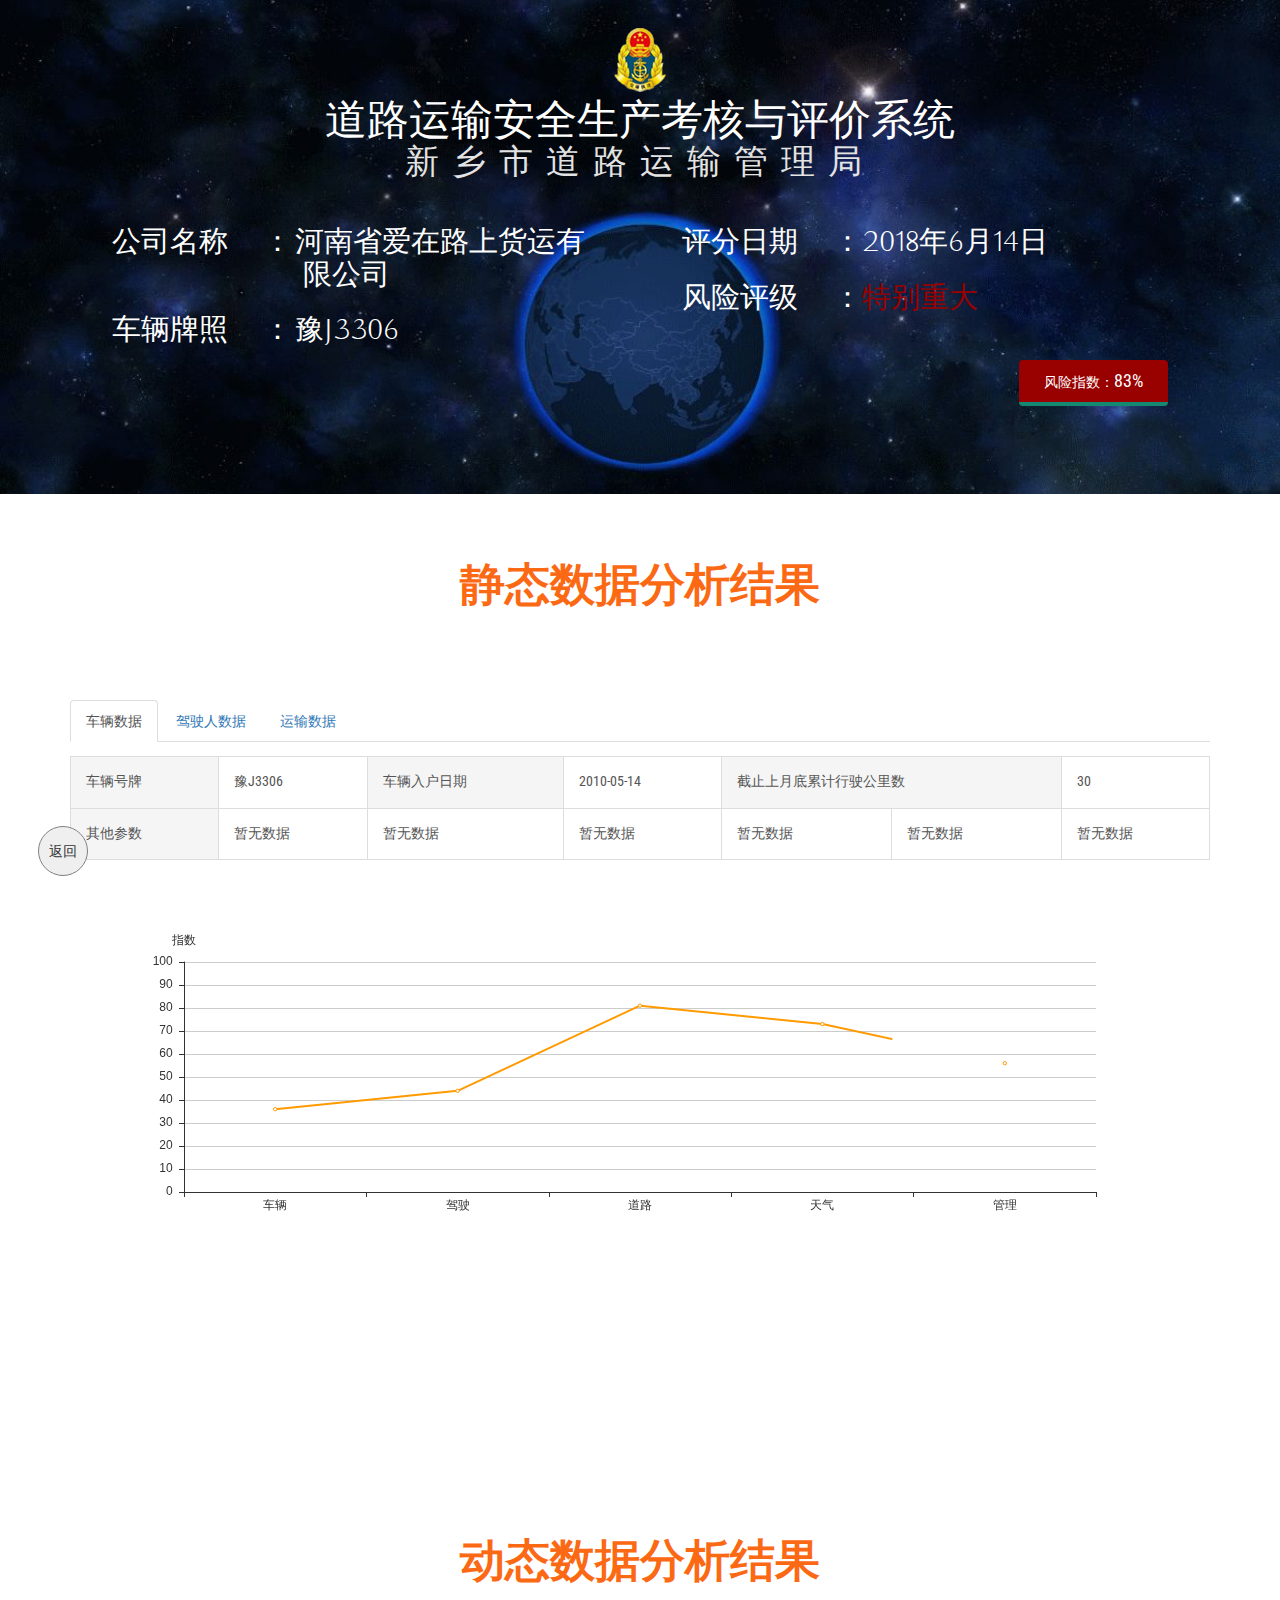
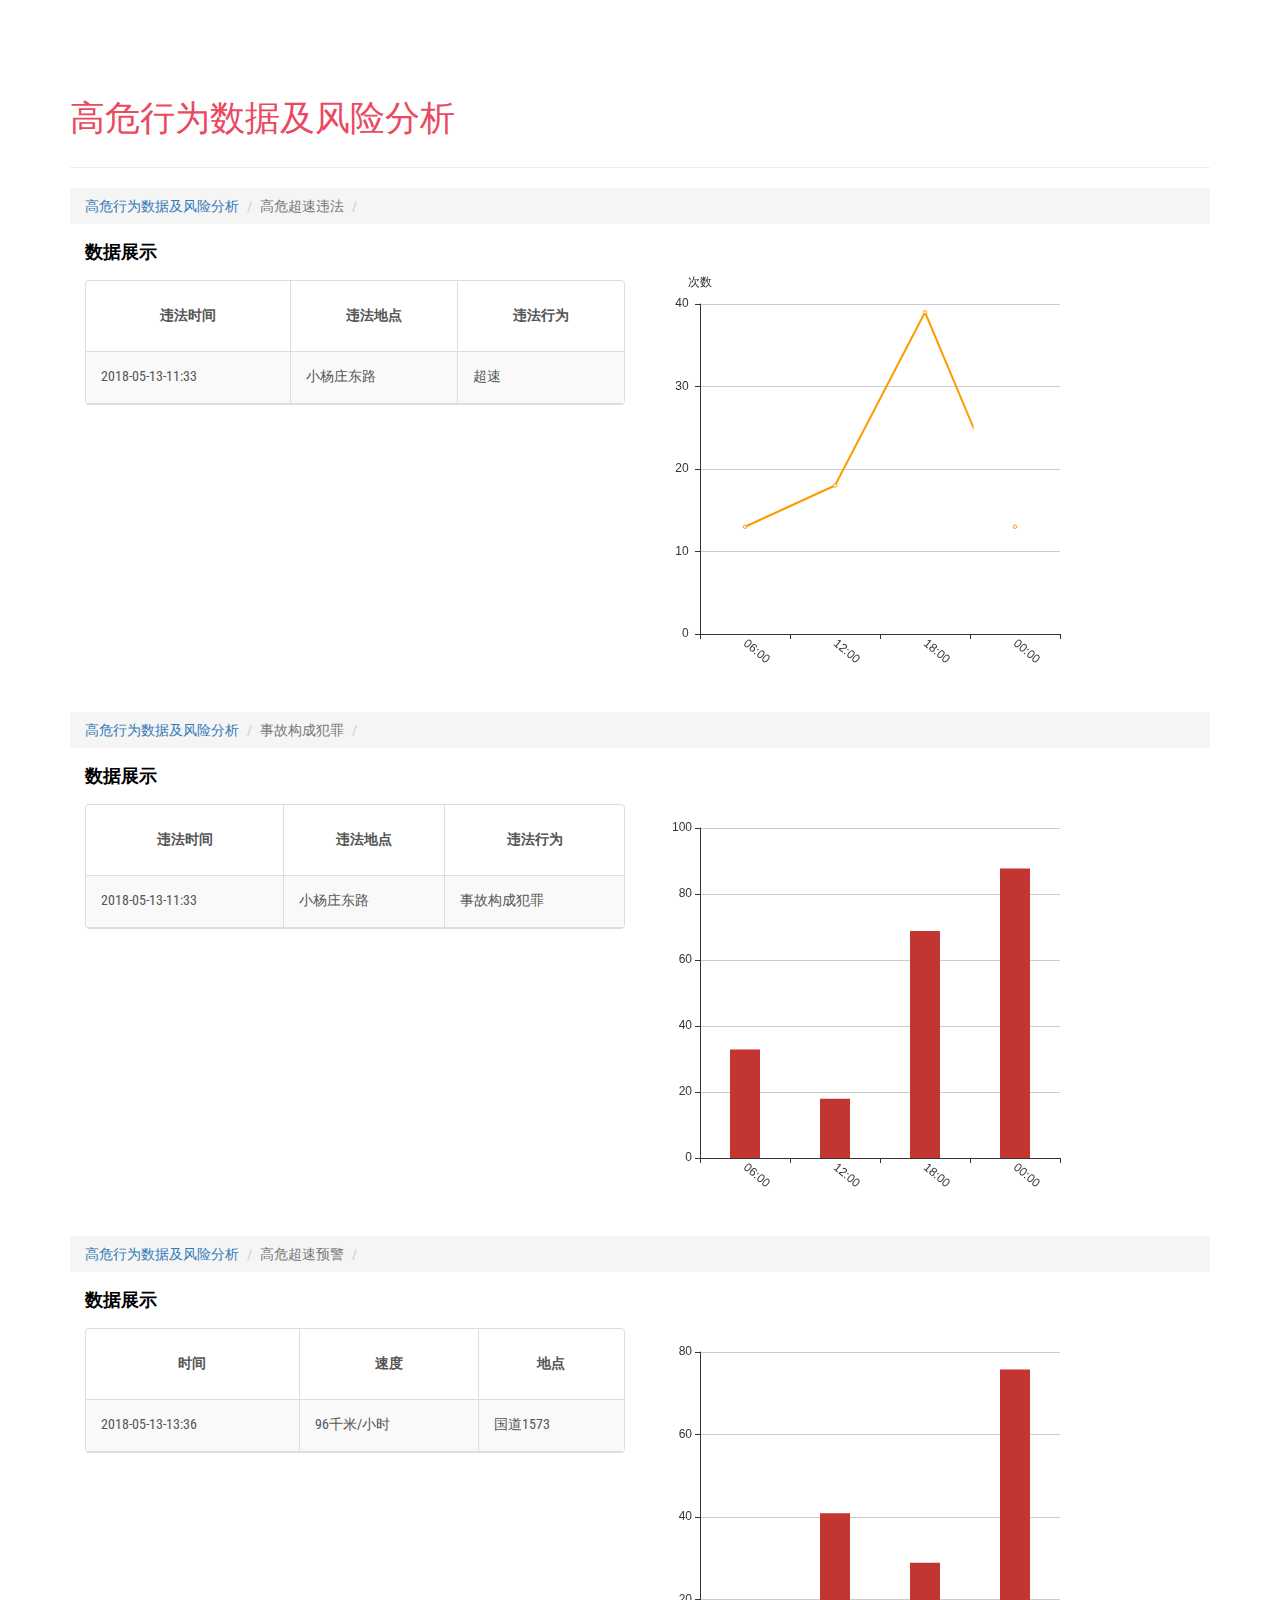
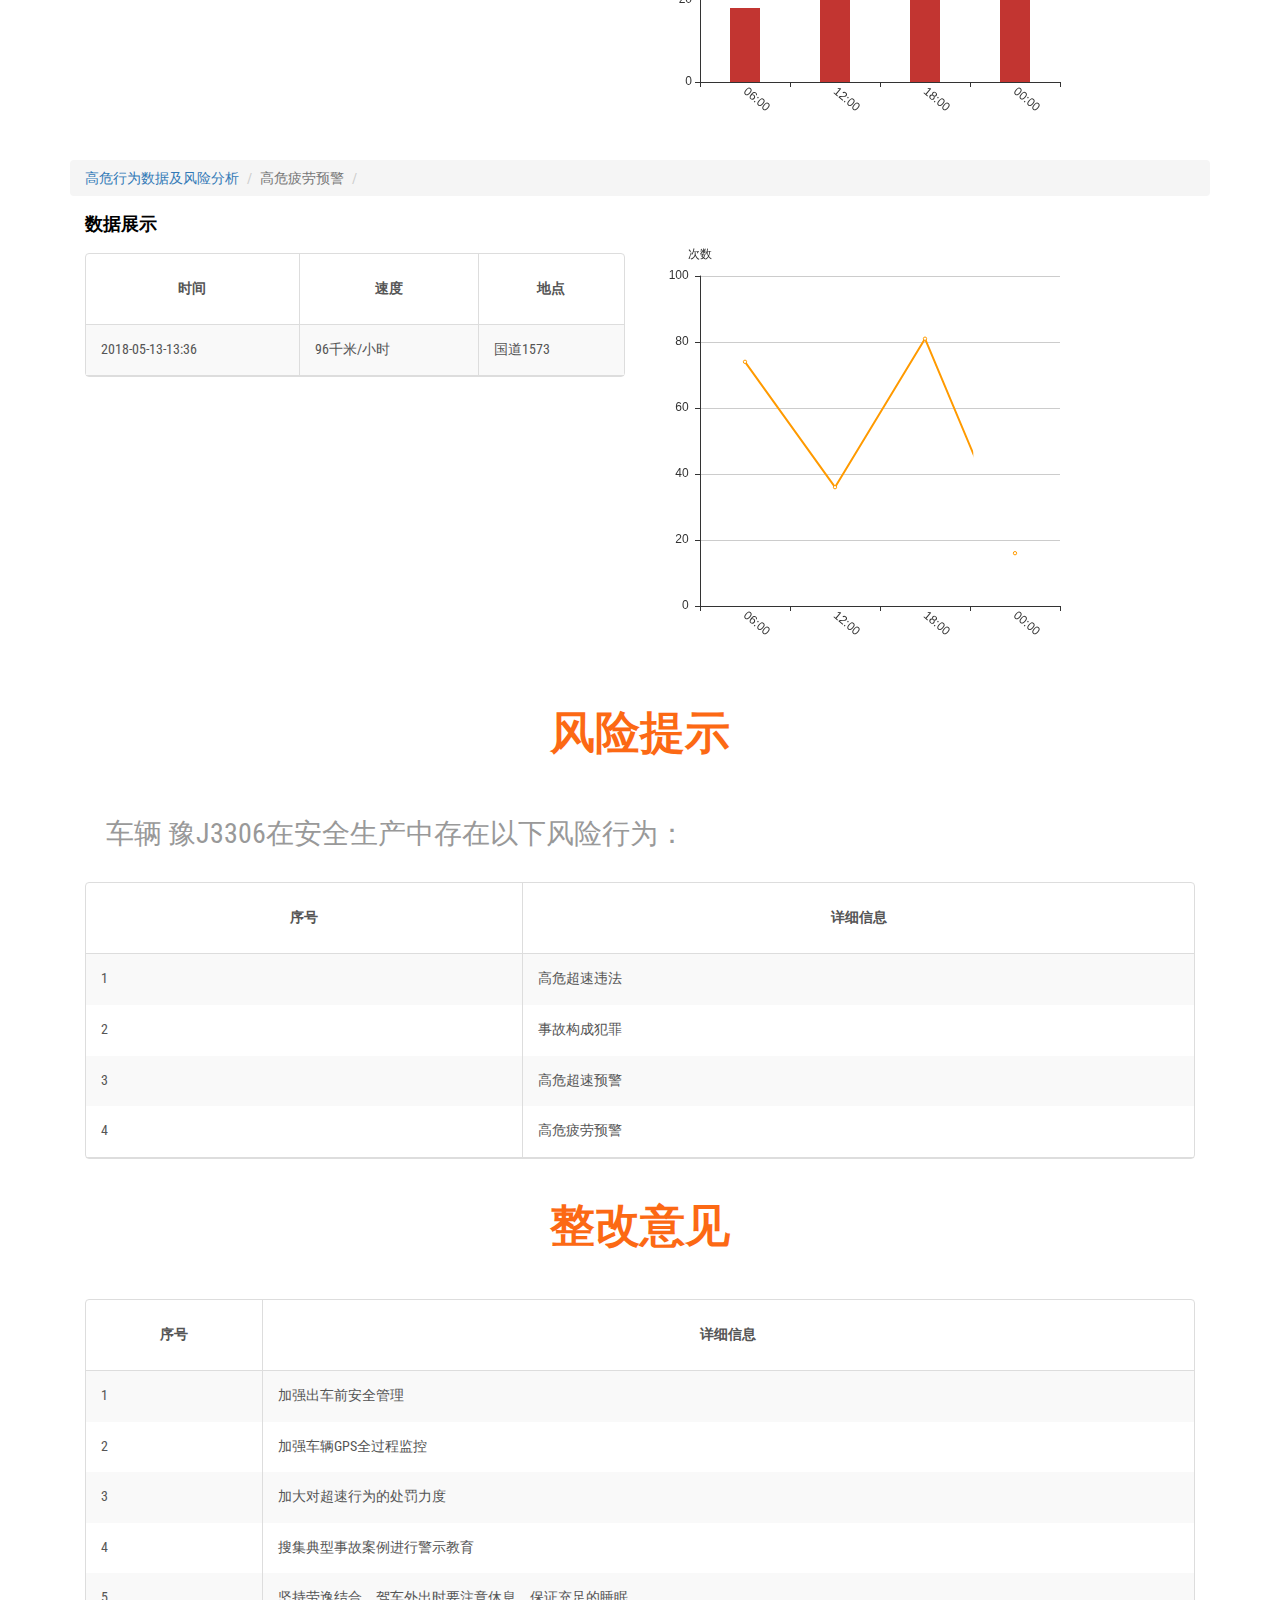
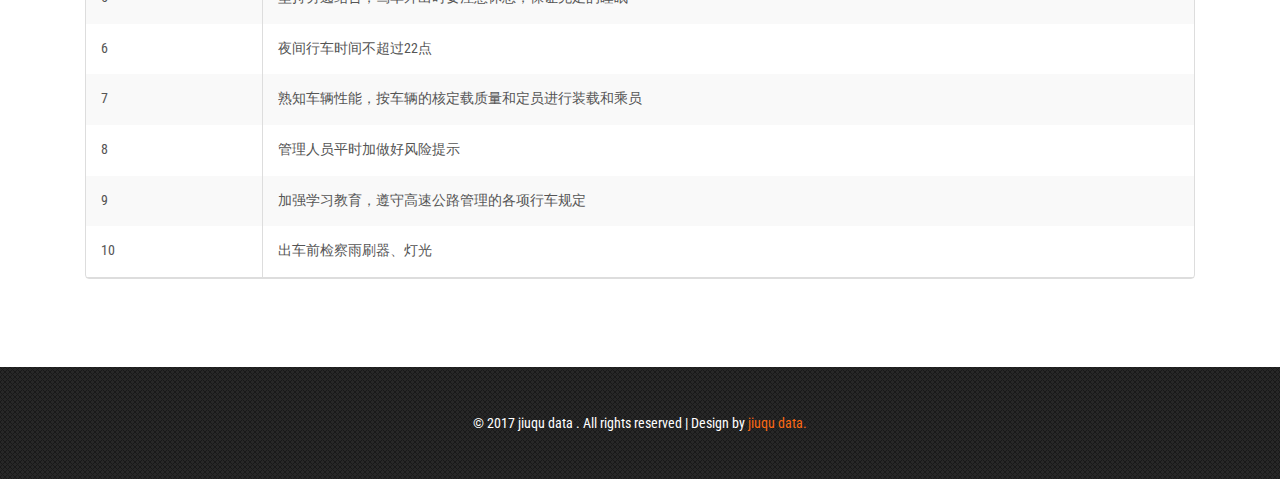
<file: src/main/webapp/formpages/sheet3.html>
<html>
<head>
    <title>道路运输安全生产考核与评价系统</title>
    <!-- mobile apps -->
    <meta name="viewport" content="width=device-width, initial-scale=1">
    <meta http-equiv="Content-Type" content="text/html; charset=utf-8" />
    <meta name="keywords" content="Fascinating Responsive web template, Bootstrap Web Templates, Flat Web Templates, Android Compatible web template,
	SmartPhone Compatible web template, free WebDesigns for Nokia, Samsung, LG, SonyEricsson, Motorola web design" />
    <script type="application/x-javascript"> addEventListener("load", function() { setTimeout(hideURLbar, 0); }, false); function hideURLbar(){ window.scrollTo(0,1); } </script>
    <!-- //mobile apps -->
    <!-- Custom Theme files -->
    <link rel="shortcut icon" href="images/logtitle.ico">
    <link href="css/bootstrap.css" type="text/css" rel="stylesheet" media="all">
    <link href="css/bootstrap-table.css" type="text/css" rel="stylesheet" media="all">
    <link href="css/style.css" type="text/css" rel="stylesheet" media="all">
    <link rel="stylesheet" href="css/flexslider.css" type="text/css" media="screen" />
    <!-- //Custom Theme files -->
    <!-- js -->
    <script src="js/jquery-2.1.4.min.js"></script>
    <script src="js/echarts.min.js"></script>
    <!-- //js -->
    <!-- web-fonts -->
    <link href='//fonts.googleapis.com/css?family=Buda:300' rel='stylesheet' type='text/css'>
    <link href='//fonts.googleapis.com/css?family=Roboto+Condensed:400,300,300italic,400italic,700,700italic' rel='stylesheet' type='text/css'>
    <!-- //web-fonts -->
    <!-- start-smooth-scrolling -->
    <script type="text/javascript" src="js/move-top.js"></script>
    <script type="text/javascript" src="js/easing.js"></script>
    <script type="text/javascript">
        jQuery(document).ready(function($) {
            $(".scroll").click(function(event){
                event.preventDefault();

                $('html,body').animate({scrollTop:$(this.hash).offset().top},1000);
            });
        });
    </script>
    <link rel="stylesheet" type="text/css" href="css/tab/raccordion.css" />
    <script type="text/javascript">
        $(window).load(function () {
            $('#accordion-wrapper').raccordion({
                speed: 1000,
                sliderWidth: 700,
                sliderHeight: 300,
                autoCollapse: false
            });
        });
    </script>
    <!--skycons-icons-->
    <script src="js/skycons.js"></script>
    <script src="js/bootstrap.js"></script>
    <script src="js/bootstrap-table.js"></script>
    <script src="js/bootstrap-table-zh-CN.min.js"></script>
    <script src="js/jquery.raccordion.js" type="text/javascript"></script>
    <script src="js/jquery.animation.easing.js" type="text/javascript"></script>
    <!-- //end-smooth-scrolling -->
</head>
<body>
<div style="z-index:10;width:100px;height:100px;position:fixed;bottom: 0;left: 3%;">
    <button onclick="goBack()" style="width: 50px;height: 50px;border: 1px solid GrayText;border-radius: 100%; margin-top: 25px;">返回</button>
</div>
<!-- banner -->
<div class="banner">
    <div class="banner-info" >
        <div class="banner-top">
            <div class="container">
                <div class="banner-top-grids banner-top-left" style="width: 20%">
                    <ul class="social-icons">
                        <li style="color: white;"></li>
                        <li style="color: white;"></li>
                        <li style="color: white;"></li>
                    </ul>
                </div>
                <div class="banner-top-grids banner-logo" style="width: 60%">
                    <a href="javascript:void(0)">
                        <div class="img-top-div"><img src="images/1.png" alt=""/></div>
                        <h1>道路运输安全生产考核与评价系统<span id="top-span">新乡市道路运输管理局</span></h1>
                    </a>
                </div>
                <div class="w3ls-row alert" style="margin-top: 8em;margin-bottom: 3em;">
                    <div class="col-md-6 welcome-right" style="box-shadow: 0 0 1px 1px transparent;">
                        <h4 style="color: white;padding-left: 6.5em;text-indent: -6.5em;">公司名称&nbsp;&nbsp;&nbsp;&nbsp;&nbsp;&nbsp;&nbsp;：<span id="unit_name" style="margin-left: 0.1em">河南省爱在路上货运有限公司</span></h4>
                        <h4 style="color: white;">车辆牌照&nbsp;&nbsp;&nbsp;&nbsp;&nbsp;&nbsp;&nbsp;：<span id="car_license_plate" style="margin-left: 0.1em">豫J3306</span></h4>
                    </div>
                    <div class="col-md-6 welcome-right" style="box-shadow: 0 0 1px 1px transparent;">
                        <h4 style="color: white;">评分日期&nbsp;&nbsp;&nbsp;&nbsp;&nbsp;&nbsp;&nbsp;：<span id="date">2018年6月14日</span> </h4>
                        <h4 style="color: white;">风险评级&nbsp;&nbsp;&nbsp;&nbsp;&nbsp;&nbsp;&nbsp;：<span id="RAI_grade">五级</span> </h4>
                        <a href="javascript:void(0)" id="RAI" class="more" style="float: right;">风险指数：<span id="RAI_index" style="font-size: 18px;">83%</span></a>
                    </div>
                    <div class="clearfix"> </div>
                </div>
                <div class="clearfix"> </div>
            </div>
        </div>
    </div>
</div>
<!-- //banner -->
<!-- welcome -->
<div class="welcome" style="padding: 3em 0;">
    <div class="container">
        <div class="title" style="padding: 2em 0;margin-bottom: 1em;">
            <h3>静态数据分析结果</h3>
            <p> </p>
        </div>
        <div class="clearfix"> </div>
        <div class="bs-example bs-example-tabs" role="tabpanel" data-example-id="togglable-tabs" style="margin: 3em 0;">
            <ul id="myTab" class="nav nav-tabs" role="tablist">
                <li role="presentation" class="active"><a href="#home" id="home-tab" role="tab" data-toggle="tab" aria-controls="home" aria-expanded="true">车辆数据</a></li>
                <li role="presentation"><a href="#user" role="tab" id="user-tab" data-toggle="tab" aria-controls="user">驾驶人数据</a></li>
                <li role="presentation"><a href="#profile" role="tab" id="profile-tab" data-toggle="tab" aria-controls="profile">运输数据</a></li>
            </ul>
            <div id="myTabContent" class="tab-content">
                <div role="tabpanel" class="tab-pane fade in active" id="home" aria-labelledby="home-tab">
                    <div class="bs-docs-example ">
                        <table class="table table-bordered">
                            <tbody>
                            <tr>
                                <td class="active">车辆号牌</td>
                                <td id="unitcar_car_license_plate"></td>
                                <td class="active">车辆入户日期</td>
                                <td id="unitcar_home_date"></td>
                                <td colspan="2" class="active">截止上月底累计行驶公里数</td>
                                <td id="unitcar_travel_kilometers"></td>
                            </tr>
                            <tr>
                                <td class="active">其他参数</td>
                                <td id="unitcar_transport_type"></td>
                                <td id="unitcar_car_brand"></td>
                                <td id="unitcar_axle_number"></td>
                                <td id="unitcar_transportation_capacity"></td>
                                <td id="unitcar_displacement"></td>
                                <td id="unitcar_gear_box"></td>
                            </tr>
                            </tbody>
                        </table>
                    </div>
                </div>
                <div role="tabpanel" class="tab-pane fade" id="user" aria-labelledby="user-tab">
                    <div class="bs-docs-example ">
                        <table  data-pagination="true" id="car_user_table" class="table table-bordered">
                            <thead>
                            </tbody>
                        </table>
                    </div>
                </div>
                <div role="tabpanel" class="tab-pane fade" id="profile" aria-labelledby="profile-tab">
                    <div class="bs-docs-example ">
                        <table class="table table-bordered">
                            <tbody>
                            <tr>
                                <td class="active">燃油类型</td>
                                <td id="unitcar_item_type"></td>
                                <td class="active">核载</td>
                                <td id="unitcar_real_load"></td>
                                <td class="active">运输形式</td>
                                <td id="unitcar_transport_mode">拖挂</td>
                            </tr>
                            </tbody>
                        </table>
                    </div>
                </div>
            </div>
        </div>
        <div class="clearfix"> </div>
        <div id="staticView" style="width: auto;height: 350px;"></div>
        <div class="clearfix"> </div>
    </div>
</div>
<!-- //welcome -->
<!-- slid -->
<div class="slid banner banner-top" style="min-height:100px;">
    <div class="container" style="width: 95%">
        <section class="slider">
            <div class="flexslider">
                <div class="title" style="padding: 2em 0;margin-bottom: 1em;">
                    <h3 style="color: white">基于车载卫星定位数据及天气，道路等数据进行综合分析</h3>
                </div>
                <div class="clearfix"> </div>
            </div>
        </section>
    </div>
</div>
<!-- //slid -->
<!-- latest -->
<div class="latest">
    <div class="container">
        <div class="title" style="padding: 2em 0;margin-bottom: 1em;">
            <h3>动态数据分析结果</h3>
            <p> </p>
        </div>
        <div class="clearfix" style="margin-top: 3em;"> </div>
        <!--<%&#45;&#45;<div class="page-header ">-->
        <!--<h3 class="hdg">行驶路线数据分析</h3>-->
    <!--</div>-->
        <!--<div class="w3ls-row">-->
            <!--<div class="col-sm-12 col-md-12  w3latest-grids">-->
                <!--<table id="road"-->
                       <!--class="table-striped">-->
                    <!--<thead>-->
                    <!--<tr class="active">-->
                        <!--<th data-field="qidian">起点</th>-->
                        <!--<th data-field="zhongdian">终点</th>-->
                        <!--<th data-field="licheng">总里程数</th>-->
                        <!--<th data-field="guodao">高速里程数</th>-->
                        <!--<th data-field="chengshi">城市里程数</th>-->
                        <!--<th data-field="tianqi">天气情况</th>-->
                        <!--<th data-field="shijian">起止时间</th>-->
                    <!--</tr>-->
                    <!--</thead>-->
                <!--</table>-->
            <!--</div>-->
            <!--<div class="clearfix"> </div>-->
        <!--</div>-->
        <!--<div class="clearfix" style="margin-top: 3em;"> </div>&#45;&#45;%>-->
        <div class="page-header ">
            <h3 class="hdg">高危行为数据及风险分析</h3>
        </div>
        <!--<%&#45;&#45;<div id="clam" style="text-align: center" ><h4>暂无分析数据！</h4></div>&#45;&#45;%>-->
        <!--<%&#45;&#45;违法&#45;&#45;超速&#45;&#45;%>-->
        <div id="speeding_illegal">
            <ol class="breadcrumb">
                <li><a href="#">高危行为数据及风险分析</a></li>
                <li class="active">高危超速违法</li>
                <li class="active" id = "speeding_illegal_head"></li>
            </ol>
            <div class="w3ls-row">
                <div class="col-sm-6 col-md-6  w3latest-grids">
                    <p style="font-size: 1.3em;color: black;margin-top: -10px;padding-bottom: 10px;font-weight: 700">数据展示</p>
                    <table id="speeding_illegal_table" data-pagination="true" class="table-striped">
                        <thead>
                        <tr>
                            <th data-field="illegal_time">违法时间</th>
                            <th data-field="illegal_address">违法地点</th>
                            <th data-field="illegal_behavior">违法行为</th>
                        </tr>
                        </thead>
                    </table>
                </div>
                <div class="col-sm-6 col-md-6  w3latest-grids">
                    <div id="speeding_illegal_chart" style="width: 450px;height: 450px;"></div>
                </div>
                <div class="clearfix"> </div>
            </div>
            <div class="clearfix"> </div>
        </div>

        <!--<%&#45;&#45;违法-事故构成犯罪&#45;&#45;%>-->
        <div id="accident_constitutes_crime">
            <ol class="breadcrumb">
                <li><a href="#">高危行为数据及风险分析</a></li>
                <li class="active">事故构成犯罪</li>
                <li class="active" id = "accident_constitutes_crime_head"></li>
            </ol>
            <div class="w3ls-row">
                <div class="col-sm-6 col-md-6  w3latest-grids">
                    <p style="font-size: 1.3em;color: black;margin-top: -10px;padding-bottom: 10px;font-weight: 700">数据展示</p>
                    <table id="accident_constitutes_crime_table" data-pagination="true" class="table-striped">
                        <thead>
                        <tr>
                            <th data-field="illegal_time">违法时间</th>
                            <th data-field="illegal_address">违法地点</th>
                            <th data-field="illegal_behavior">违法行为</th>
                        </tr>
                        </thead>
                    </table>
                </div>
                <div class="col-sm-6 col-md-6  w3latest-grids">
                    <div id="accident_constitutes_crime_chart" style="width: 450px;height: 450px;"></div>
                </div>
                <div class="clearfix"> </div>
            </div>
            <div class="clearfix"> </div>
        </div>

        <!--<%&#45;&#45;超速预警&#45;&#45;%>-->
        <div id="speeding_alarm">
            <ol class="breadcrumb">
                <li><a href="#">高危行为数据及风险分析</a></li>
                <li class="active">高危超速预警</li>
                <li class="active" id = "speeding_alarm_head"></li>
            </ol>
            <div class="w3ls-row">
                <div class="col-sm-6 col-md-6  w3latest-grids">
                    <p style="font-size: 1.3em;color: black;margin-top: -10px;padding-bottom: 10px;font-weight: 700">数据展示</p>
                    <table id="speeding_alarm_table" data-pagination="true" class="table-striped">
                        <thead>
                        <tr>
                            <th data-field="alarm_time">时间</th>
                            <th data-field="alarm_speed">速度</th>
                            <th data-field="alarm_address">地点</th>
                        </tr>
                        </thead>
                    </table>
                </div>
                <div class="col-sm-6 col-md-6  w3latest-grids">
                    <div id="speeding_alarm_chart" style="width: 450px;height: 450px;"></div>
                </div>
                <div class="clearfix"> </div>
            </div>
            <div class="clearfix"> </div>
        </div>

        <!--<%&#45;&#45;疲劳预警&#45;&#45;%>-->
        <div id="fatigue_alarm">
            <ol class="breadcrumb">
                <li><a href="#">高危行为数据及风险分析</a></li>
                <li class="active">高危疲劳预警</li>
                <li class="active" id = "fatigue_alarm_head"></li>
            </ol>
            <div class="w3ls-row">
                <div class="col-sm-6 col-md-6  w3latest-grids">
                    <p style="font-size: 1.3em;color: black;margin-top: -10px;padding-bottom: 10px;font-weight: 700">数据展示</p>
                    <table id="fatigue_alarm_table" data-pagination="true" class="table-striped">
                        <thead>
                        <tr>
                            <th data-field="alarm_time">时间</th>
                            <th data-field="alarm_speed">速度</th>
                            <th data-field="alarm_address">地点</th>
                        </tr>
                        </thead>
                    </table>
                </div>
                <div class="col-sm-6 col-md-6  w3latest-grids">
                    <div id="fatigue_alarm_chart" style="width: 450px;height: 450px;"></div>
                </div>
                <div class="clearfix"> </div>
            </div>
            <div class="clearfix"> </div>
        </div>


        <div class="title" style="padding: 2em 0;margin-bottom: 1em;">
            <h3>风险提示</h3>
            <p> </p>
        </div>
        <p id="msg" style="font-size: 2em"></p>
        <br/>
        <div class="w3ls-row">
            <div class="col-sm-12 col-md-12  w3latest-grids">
                <table id="risk_table"
                       class="table-striped">
                    <thead>
                    <tr>
                        <th data-field="id">序号</th>
                        <th data-field="yijian">详细信息</th>
                    </tr>
                    </thead>
                </table>
            </div>
            <div class="clearfix"> </div>
        </div>
        <div class="clearfix"> </div>


        <div class="title" style="padding: 2em 0;margin-bottom: 1em;">
            <h3>整改意见</h3>
            <p> </p>
        </div>
        <div class="w3ls-row">
            <div class="col-sm-12 col-md-12  w3latest-grids">
                <table id="table2"
                       class="table-striped">
                    <thead>
                    <tr>
                        <th data-field="id">序号</th>
                        <th data-field="yijian">详细信息</th>
                    </tr>
                    </thead>
                </table>
            </div>
            <div class="clearfix"> </div>
        </div>
        <div class="clearfix"> </div>
    </div>
</div>
<!-- //latest -->
<!-- footer -->
<div class="footer">
    <div class="container">
        <div class="footer-bottom">
            <p>© 2017 jiuqu data . All rights reserved | Design by <a href="http://w3layouts.com">jiuqu data.</a></p>
        </div>
    </div>
</div>


<script type="text/javascript">

    var webPath='<%=basePath%>';


    //获取当前日期
    var todaytime = (new Date()).getTime();
    //超速违法

    var suggest = [];

    var ChoiceNum =[1,1,1,1,1,1,1,1,1,1,1,1,1,1,1,1,1,1,1,1,1,1,1,1,1,1,1];
    var ChoiceArr = [];

    var ChoiceBer = false;

    var ChoiceChart1 = [false];
    var ChoiceChart2 = [false];
    var ChoiceChart3 = [false];
    var ChoiceChart4 = [false];
    var ChoiceChart5 = [false];
    var ChoiceChart6 = [false];
    var ChoiceChart7 = [false];
    var ChoiceChart8 = [false];
    var ChoiceChart9 = [false];
    var ChoiceChart10 = [false];
    var ChoiceChart11 = [false];
    var ChoiceChart12 = [false];
    var ChoiceChart13 = [false];
    var ChoiceChart14 = [false];
    var ChoiceChart15 = [false];
    var ChoiceChart16 = [false];
    var ChoiceChart17 = [false];
    var ChoiceChart18 = [false];
    var ChoiceChart19 = [false];
    var ChoiceChart20 = [false];
    var ChoiceChart21 = [false];
    var ChoiceChart22 = [false];
    var ChoiceChart23 = [false];
    var ChoiceChart24 = [false];
    var ChoiceChart25 = [false];
    var ChoiceChart26 = [false];
    var ChoiceChart27 = [false];




    $("#RAI_grade").html("特别重大");
    $("#RAI_grade").css("color", "#990000");
    $("#RAI").css("background-color", "#990000");


$("#unitcar_car_license_plate").html("豫J3306");//车牌号
$("#unitcar_home_date").html("2010-05-14");//车辆入户日期
$("#unitcar_travel_kilometers").html("30");//截止上月底累计行驶公里数
$("#unitcar_transport_type").html("暂无数据");//其他参数
$("#unitcar_car_brand").html("暂无数据");//其他参数
$("#unitcar_axle_number").html("暂无数据");//其他参数
$("#unitcar_transportation_capacity").html("暂无数据");//其他参数
$("#unitcar_displacement").html("暂无数据");//其他参数
$("#unitcar_gear_box").html("暂无数据");//其他参数
$("#unitcar_real_load").html("46吨");//核载
//                            $("#unitcar_transport_mode").html();//运输形式
$("#unitcar_item_type").html("柴油");//燃油类型

var staticView = echarts.init(document.getElementById('staticView'));
var option = {
    tooltip: {
        trigger: 'axis'
    },
    legend: {
        data: ['日期']
    },
    xAxis: [
        {
            type: 'category',
            data: ['车辆', '驾驶', '道路', '天气', '管理']
        }],
    yAxis: [
        {
            type: 'value',
            name: '指数',
            min: 0,
            interval: 10,
            axisLabel: {
                formatter: '{value} '
            }
        }],
    series: [{
        name: '',
        type: 'line',
        itemStyle: {
//                    /!*设置折线颜色*!/
            normal: {
                color: '#ff9a00'
            }
        },
        data: [36,44,81,73,56],
    }]
};

staticView.setOption(option);


    $("#speeding_illegal_table").bootstrapTable({
        striped: true, //表格显示条纹
        uniqueId: "Id",
        pagination: false, //启动分页
        pageSize: 5, //每页显示的记录数
        pageNumber: 1, //当前第几页
        pageList: [5, 10, 15, 20, 25], //记录数可选列表
        dataField: "res",//bootstrap table 可以前端分页也可以后端分页，这里
        data: [{"search_illegal_datetime":"2018-05-13-11:33","search_illegal_address":"小杨庄东路","search_illegal_behaviour":"超速"}],
        columns: [
            {
                title: '违法时间',
                field: 'search_illegal_datetime',
            },
            {
                title: '违法地点',
                field: 'search_illegal_address'
            },
            {
                title: '违法行为',
                field: 'search_illegal_behaviour'
            }
        ]
    });

    var myChart = echarts.init(document.getElementById("speeding_illegal_chart"));
    var option = {
        tooltip: {
            trigger: 'axis'
        },
        legend: {
            data:['数据']
        },
        xAxis: [
            {
                type: 'category',
                data: ["06:00","12:00","18:00","00:00"],
//							interval: 0,
                axisLabel: {
                    interval: 0,
                    rotate: -40
                }
            }
        ],
        yAxis: [
            {
                type: 'value',
                name: '次数',
                min: 0,
//                            interval: 10,
                axisLabel: {
                    formatter: '{value} '
                }
            }],
        series: [{
            name:'',
            type:'line',
            itemStyle : {
                /*设置折线颜色*/
                normal : {
                    color:'#ff9a00'
                }
            },
            data: [13,18,39,13]
        }]
    };
    // 使用刚指定的配置项和数据显示图表。
    myChart.setOption(option);

    $("#accident_constitutes_crime_table").bootstrapTable({
        striped: true, //表格显示条纹
        uniqueId: "Id",
        pagination: false, //启动分页
        pageSize: 5, //每页显示的记录数
        pageNumber: 1, //当前第几页
        pageList: [5, 10, 15, 20, 25], //记录数可选列表
        dataField: "res",//bootstrap table 可以前端分页也可以后端分页，这里
        data: [{"search_illegal_datetime":"2018-05-13-11:33","search_illegal_address":"小杨庄东路","search_illegal_behaviour":"事故构成犯罪"}],
        columns: [
            {
                title: '违法时间',
                field: 'search_illegal_datetime',
            },
            {
                title: '违法地点',
                field: 'search_illegal_address'
            },
            {
                title: '违法行为',
                field: 'search_illegal_behaviour'
            }
        ]
    });

    var myChart = echarts.init(document.getElementById("accident_constitutes_crime_chart"));
    // 指定图表的配置项和数据
    var option = {
        title: {
            text: ''
        },
        tooltip: {
            trigger: 'axis'
        },
        legend: {
            data: ['数据']
        },
        xAxis: {
            data: ["06:00","12:00","18:00","00:00"],
//						interval: 0,
            rotate: -30,
            margin:30,
            axisLabel: {
                interval:0,
                rotate:-40
            }
        },
        yAxis: {},
        series: [{
            name: '风险',
            type: 'bar',
            barWidth: 30,
            data: [33,18,69,88],
        }]
    };
    // 使用刚指定的配置项和数据显示图表。
    myChart.setOption(option);

    $("#fatigue_alarm_table").bootstrapTable({
        striped: true, //表格显示条纹
        uniqueId: "Id",
        pagination: false, //启动分页
        pageSize: 5, //每页显示的记录数
        pageNumber: 1, //当前第几页
        pageList: [5, 10, 15, 20, 25], //记录数可选列表
        dataField: "res",//bootstrap table 可以前端分页也可以后端分页，这里
        data: [{"Time":"2018-05-13-13:36","SUDU":"96","DIDIAN":"国道1573"}],
        columns: [
            {
                title: '时间',
                field: 'Time',
            },
            {
                title: '速度',
                field: 'SUDU',
                formatter: function (value, row, index) {
                    return value + "千米/小时";
                }
            },
            {
                title: '地点',
                field: 'DIDIAN'
            }
        ]
    });

    var myChart = echarts.init(document.getElementById("fatigue_alarm_chart"));
    var option = {
        tooltip: {
            trigger: 'axis'
        },
        legend: {
            data:['数据']
        },
        xAxis: [
            {
                type: 'category',
                data: ["06:00","12:00","18:00","00:00"],
//							interval: 0,
                axisLabel: {
                    interval: 0,
                    rotate: -40
                }
            }
        ],
        yAxis: [
            {
                type: 'value',
                name: '次数',
                min: 0,
//                            interval: 10,
                axisLabel: {
                    formatter: '{value} '
                }
            }],
        series: [{
            name:'',
            type:'line',
            itemStyle : {
                /*设置折线颜色*/
                normal : {
                    color:'#ff9a00'
                }
            },
            data: [74,36,81,16]
        }]
    };
    // 使用刚指定的配置项和数据显示图表。
    myChart.setOption(option);

    $("#speeding_alarm_table").bootstrapTable({
        striped: true, //表格显示条纹
        uniqueId: "Id",
        pagination: false, //启动分页
        pageSize: 5, //每页显示的记录数
        pageNumber: 1, //当前第几页
        pageList: [5, 10, 15, 20, 25], //记录数可选列表
        dataField: "res",//bootstrap table 可以前端分页也可以后端分页，这里
        data: [{"Time":"2018-05-13-13:36","SUDU":"96","DIDIAN":"国道1573"}],
        columns: [
            {
                title: '时间',
                field: 'Time',
            },
            {
                title: '速度',
                field: 'SUDU',
                formatter: function (value, row, index) {
                    return value + "千米/小时";
                }
            },
            {
                title: '地点',
                field: 'DIDIAN'
            }
        ]
    });

    var myChart = echarts.init(document.getElementById("speeding_alarm_chart"));
    // 指定图表的配置项和数据
    var option = {
        title: {
            text: ''
        },
        tooltip: {
            trigger: 'axis'
        },
        legend: {
            data: ['数据']
        },
        xAxis: {
            data: ["06:00","12:00","18:00","00:00"],
//						interval: 0,
            rotate: -30,
            margin:30,
            axisLabel: {
                interval:0,
                rotate:-40
            }
        },
        yAxis: {},
        series: [{
            name: '风险',
            type: 'bar',
            barWidth: 30,
            data: [18,41,29,76],
        }]
    };
    // 使用刚指定的配置项和数据显示图表。
    myChart.setOption(option);

    var message = "&nbsp;&nbsp;&nbsp;&nbsp;&nbsp;&nbsp;"+"车辆 "+"豫J3306"+"在安全生产中存在以下风险行为：";
    $("#msg").html(message);

    $("#risk_table").bootstrapTable({
        striped: true, //表格显示条纹
        uniqueId: "Id",
        pagination: false, //启动分页
        pageSize: 5, //每页显示的记录数
        pageNumber: 1, //当前第几页
        pageList: [5, 10, 15, 20, 25], //记录数可选列表
        dataField: "res",//bootstrap table 可以前端分页也可以后端分页，这里
        data:[{"id":1,"yijian":"高危超速违法"},
            {"id":2,"yijian":"事故构成犯罪"},
            {"id":3,"yijian":"高危超速预警"},
            {"id":4,"yijian":"高危疲劳预警"},],
        columns: [
            {
                title: '序号',
                field: 'id',
            },
            {
                title: '详细信息',
                field: 'yijian',
            },
        ]
    });


    $("#table2").bootstrapTable({
        striped: true, //表格显示条纹
        uniqueId: "Id",
        pagination: false, //启动分页
        pageSize: 5, //每页显示的记录数
        pageNumber: 1, //当前第几页
        pageList: [5, 10, 15, 20, 25], //记录数可选列表
        dataField: "res",//bootstrap table 可以前端分页也可以后端分页，这里
        data:[{"id":1,"yijian":"加强出车前安全管理"},
            {"id":2,"yijian":"加强车辆GPS全过程监控"},
            {"id":3,"yijian":"加大对超速行为的处罚力度"},
            {"id":4,"yijian":"搜集典型事故案例进行警示教育"},
            {"id":5,"yijian":"坚持劳逸结合，驾车外出时要注意休息，保证充足的睡眠"},
            {"id":6,"yijian":"夜间行车时间不超过22点"},
            {"id":7,"yijian":"熟知车辆性能，按车辆的核定载质量和定员进行装载和乘员"},
            {"id":8,"yijian":"管理人员平时加做好风险提示"},
            {"id":9,"yijian":"加强学习教育，遵守高速公路管理的各项行车规定"},
            {"id":10,"yijian":"出车前检察雨刷器、灯光"},
        ],
        columns: [
            {
                title: '序号',
                field: 'id',
            },
            {
                title: '详细信息',
                field: 'yijian',
            },
        ]
    });









    var carCount2="";

    Date.prototype.Format = function(fmt)
    {
        var o = {
            "M+" : this.getMonth()+1,                 //月份
            "d+" : this.getDate(),                    //日
            "h+" : this.getHours(),                   //小时
            "m+" : this.getMinutes(),                 //分
            "s+" : this.getSeconds(),                 //秒
            "q+" : Math.floor((this.getMonth()+3)/3), //季度
            "S"  : this.getMilliseconds()             //毫秒
        };
        if(/(y+)/.test(fmt))
            fmt=fmt.replace(RegExp.$1, (this.getFullYear()+"").substr(4 - RegExp.$1.length));
        for(var k in o)
            if(new RegExp("("+ k +")").test(fmt))
                fmt = fmt.replace(RegExp.$1, (RegExp.$1.length==1) ? (o[k]) : (("00"+ o[k]).substr((""+ o[k]).length)));
        return fmt;
    };

    function getRandomMaxValue(arr) {
        var max = arr[0];
        var len = arr.length;
        for (var i = 1; i < len; i++){
            if (arr[i] > max) {
                max = arr[i];
            }
        }
        return max;
    }

    function Zero(val) {
        if (val==null||val==""||val==undefined){
            return 0;
        }else {
            return val;
        }
    }



    function settable1(id,datatable) {//违法表格创建
        $("#"+id+"_table").bootstrapTable({
            striped: true, //表格显示条纹
            uniqueId: "Id",
            pagination: false, //启动分页
            pageSize: 5, //每页显示的记录数
            pageNumber: 1, //当前第几页
            pageList: [5, 10, 15, 20, 25], //记录数可选列表
            dataField: "res",//bootstrap table 可以前端分页也可以后端分页，这里
            data: datatable,
            columns: [
                {
                    title: '违法时间',
                    field: 'search_illegal_datetime',
                    formatter: function (value, row, index){
                        return new Date(value).Format("yyyy-MM-dd hh:mm:ss");
                    }
                },
                {
                    title: '违法地点',
                    field: 'search_illegal_address'
                },
                {
                    title: '违法行为',
                    field: 'search_illegal_behaviour'
                }
            ]
        });
    }
    function settable2(id,datatable) {//预警表格创建
        if (id != "timeout_parking") {
            $("#" + id + "_table").bootstrapTable({
                striped: true, //表格显示条纹
                uniqueId: "Id",
                pagination: false, //启动分页
                pageSize: 5, //每页显示的记录数
                pageNumber: 1, //当前第几页
                pageList: [5, 10, 15, 20, 25], //记录数可选列表
                dataField: "res",//bootstrap table 可以前端分页也可以后端分页，这里
                data: datatable,
                columns: [
                    {
                        title: '时间',
                        field: 'Time',
                        formatter: function (value, row, index) {
                            return new Date(value).Format("yyyy-MM-dd hh:mm:ss");
                        }
                    },
                    {
                        title: '速度',
                        field: 'SUDU',
                        formatter: function (value, row, index) {
                            return value + "千米/小时";
                        }
                    },
                    {
                        title: '地点',
                        field: 'DIDIAN'
                    }
                ]
            });
        }else {
            $("#" + id + "_table").bootstrapTable({
                striped: true, //表格显示条纹
                uniqueId: "Id",
                pagination: false, //启动分页
                pageSize: 5, //每页显示的记录数
                pageNumber: 1, //当前第几页
                pageList: [5, 10, 15, 20, 25], //记录数可选列表
                dataField: "res",//bootstrap table 可以前端分页也可以后端分页，这里
                data: datatable,
                columns: [
                    {
                        title: '时间',
                        field: 'Time',
                        formatter: function (value, row, index){
                            return new Date(value).Format("yyyy-MM-dd hh:mm:ss");
                        }
                    },
                    {
                        title: '停车时长',
                        field: 'SUDU',
                        formatter:function (value, row, index) {
                            return value/10+"小时";
                        }
                    },
                    {
                        title: '地点',
                        field: 'DIDIAN'
                    }
                ]
            });
        }
    }
    //判断使用什么图，同时兼容模块显隐


    function ChoiceEchar (id,xdata,seriesdata) {
        if (ChoiceBer == true&&id!=undefined&&document.getElementById(id).style.display!='none')
        {
            var myChart = echarts.init(document.getElementById(id+"_chart"));
            var option = {
                tooltip: {
                    trigger: 'axis'
                },
                legend: {
                    data:['数据']
                },
                xAxis: [
                    {
                        type: 'category',
                        data: xdata,
//							interval: 0,
                        axisLabel: {
                            interval: 0,
                            rotate: -40
                        }
                    }
                ],
                yAxis: [
                    {
                        type: 'value',
                        name: '次数',
                        min: 0,
//                            interval: 10,
                        axisLabel: {
                            formatter: '{value} '
                        }
                    }],
                series: [{
                    name:'',
                    type:'line',
                    itemStyle : {
                        /*设置折线颜色*/
                        normal : {
                            color:'#ff9a00'
                        }
                    },
                    data: seriesdata
                }]
            };
            // 使用刚指定的配置项和数据显示图表。
            myChart.setOption(option);
            ChoiceBer=false;
        } else if(ChoiceBer == false&&id!=undefined&&document.getElementById(id).style.display!='none'){
            var myChart = echarts.init(document.getElementById(id+"_chart"));
            // 指定图表的配置项和数据
            var option = {
                title: {
                    text: ''
                },
                tooltip: {
                    trigger: 'axis'
                },
                legend: {
                    data: ['数据']
                },
                xAxis: {
                    data: xdata,
//						interval: 0,
                    rotate: -30,
                    margin:30,
                    axisLabel: {
                        interval:0,
                        rotate:-40
                    }
                },
                yAxis: {},
                series: [{
                    name: '风险',
                    type: 'bar',
                    barWidth: 30,
                    data: seriesdata,
                }]
            };
            // 使用刚指定的配置项和数据显示图表。
            myChart.setOption(option);
            ChoiceBer = true;
        }
    }

    function panduan() {
        if (ChoiceChart1[0]==true&&
            ChoiceChart2[0]==true&&
            ChoiceChart3[0]==true&&
            ChoiceChart4[0]==true&&
            ChoiceChart5[0]==true&&
            ChoiceChart6[0]==true&&
            ChoiceChart7[0]==true&&
            ChoiceChart8[0]==true&&
            ChoiceChart9[0]==true&&
            ChoiceChart10[0]==true&&
            ChoiceChart11[0]==true&&
            ChoiceChart12[0]==true&&
            ChoiceChart13[0]==true&&
            ChoiceChart14[0]==true&&
            ChoiceChart15[0]==true&&
            ChoiceChart16[0]==true&&
            ChoiceChart17[0]==true&&
            ChoiceChart18[0]==true&&
            ChoiceChart19[0]==true&&
            ChoiceChart20[0]==true&&
            ChoiceChart21[0]==true&&
            ChoiceChart22[0]==true&&
            ChoiceChart23[0]==true&&
            ChoiceChart24[0]==true&&
            ChoiceChart25[0]==true&&
            ChoiceChart26[0]==true&&
            ChoiceChart27[0]==true){
            ChoiceEchar(ChoiceChart1[1],ChoiceChart1[2],ChoiceChart1[3]);
            ChoiceEchar(ChoiceChart2[1],ChoiceChart2[2],ChoiceChart2[3]);
            ChoiceEchar(ChoiceChart3[1],ChoiceChart3[2],ChoiceChart3[3]);
            ChoiceEchar(ChoiceChart4[1],ChoiceChart4[2],ChoiceChart4[3]);
            ChoiceEchar(ChoiceChart5[1],ChoiceChart5[2],ChoiceChart5[3]);
            ChoiceEchar(ChoiceChart6[1],ChoiceChart6[2],ChoiceChart6[3]);
            ChoiceEchar(ChoiceChart7[1],ChoiceChart7[2],ChoiceChart7[3]);
            ChoiceEchar(ChoiceChart8[1],ChoiceChart8[2],ChoiceChart8[3]);
            ChoiceEchar(ChoiceChart9[1],ChoiceChart9[2],ChoiceChart9[3]);
            ChoiceEchar(ChoiceChart10[1],ChoiceChart10[2],ChoiceChart10[3]);
            ChoiceEchar(ChoiceChart11[1],ChoiceChart11[2],ChoiceChart11[3]);
            ChoiceEchar(ChoiceChart12[1],ChoiceChart12[2],ChoiceChart12[3]);
            ChoiceEchar(ChoiceChart13[1],ChoiceChart13[2],ChoiceChart13[3]);
            ChoiceEchar(ChoiceChart14[1],ChoiceChart14[2],ChoiceChart14[3]);
            ChoiceEchar(ChoiceChart15[1],ChoiceChart15[2],ChoiceChart15[3]);
            ChoiceEchar(ChoiceChart16[1],ChoiceChart16[2],ChoiceChart16[3]);
            ChoiceEchar(ChoiceChart17[1],ChoiceChart17[2],ChoiceChart17[3]);
            ChoiceEchar(ChoiceChart18[1],ChoiceChart18[2],ChoiceChart18[3]);
            ChoiceEchar(ChoiceChart19[1],ChoiceChart19[2],ChoiceChart19[3]);
            ChoiceEchar(ChoiceChart20[1],ChoiceChart20[2],ChoiceChart20[3]);
            ChoiceEchar(ChoiceChart21[1],ChoiceChart21[2],ChoiceChart21[3]);
            ChoiceEchar(ChoiceChart22[1],ChoiceChart22[2],ChoiceChart22[3]);
            ChoiceEchar(ChoiceChart23[1],ChoiceChart23[2],ChoiceChart23[3]);
            ChoiceEchar(ChoiceChart24[1],ChoiceChart24[2],ChoiceChart24[3]);
            ChoiceEchar(ChoiceChart25[1],ChoiceChart25[2],ChoiceChart25[3]);
            ChoiceEchar(ChoiceChart26[1],ChoiceChart26[2],ChoiceChart26[3]);
            ChoiceEchar(ChoiceChart27[1],ChoiceChart27[2],ChoiceChart27[3]);
            riskTip();
        }
    }




    function getEveryData() {






//        $("#unit_name").html(unit_name);
//        $("#car_license_plate").html(car_number);
//        $("#date").html(new Date(todaytime).Format("yyyy年MM月dd日"));
//        $("#RAI_index").html(raiApple + "%");
//        if(raiApple==0){
//            $("#RAI_grade").html("无");
//            $("#RAI_grade").css("color", "#66CC33");
//            $("#RAI").css("background-color", "#66CC33");
//        }else if (raiApple >0&&raiApple<=20) {
//            $("#RAI_grade").html("较小");
//            $("#RAI_grade").css("color", "#66CC33");
//            $("#RAI").css("background-color", "#66CC33");
//        } else if (raiApple >20&&raiApple<=40) {
//            $("#RAI_grade").html("一般");
//            $("#RAI_grade").css("color", "#FFD700");
//            $("#RAI").css("background-color", "#FFD700");
//        } else if (raiApple >40&&raiApple<=60) {
//            $("#RAI_grade").html("较大");
//            $("#RAI_grade").css("color", "#FF8C00");
//            $("#RAI").css("background-color", "#FF8C00");
//        } else if (raiApple >60&&raiApple<=80) {
//            $("#RAI_grade").html("重大");
//            $("#RAI_grade").css("color", "#FF0000");
//            $("#RAI").css("background-color", "#FF0000");
//        } else if (raiApple >80&&raiApple<=100) {
//            $("#RAI_grade").html("特别重大");
//            $("#RAI_grade").css("color", "#990000");
//            $("#RAI").css("background-color", "#990000");
//        }

















    }


    var risk_msg=[];
    function riskTip() {

        for(var i=0;i<carCount.length;i++){
            var hehehe = new Object();
            hehehe.id = i + 1;
            hehehe.yijian = carCount[i];
            risk_msg.push(hehehe);
        }




//        $('#risk_table').bootstrapTable({
//            striped: true, //表格显示条纹
//            uniqueId: "Id",
//            pagination: true, //启动分页
//            pageSize: 5, //每页显示的记录数
//            pageNumber: 1, //当前第几页
//            pageList: [5, 10, 15, 20, 25], //记录数可选列表
//            dataField: "res",//bootstrap table 可以前端分页也可以后端分页，这里
//            data:[{"id":1,"yijian":"高危超速预警"}]
//        })

        /*

                    if (carCount =="" && carCount2=="") {
                        $("#msg").html(message+"无风险。");
                    }else {
                        $("#msg").html(message+carCount2+carCount+"。");
					}

*/
    }


    function goBack() {
//            window.location.href=webPath+"/formpages/sheet2.jsp?unit_id="+unit_id+"&raiApple="+raiApple;
        window.history.go(-1);
    }


</script>
<script>



</script>

<!-- //smooth-scrolling-of-move-up -->
<!-- Bootstrap core JavaScript
    ================================================== -->
<!-- Placed at the end of the document so the pages load faster -->

<script>


</script>
</body>
</html>
<script>


    getEveryData();

</script>
</file>
<file: src/main/webapp/formpages/css/style.css>
/*--
Author: W3layouts
Author URL: http://w3layouts.com
License: Creative Commons Attribution 3.0 Unported
License URL: http://creativecommons.org/licenses/by/3.0/
--*/
body{
	margin:0;
	font-family: 'Roboto Condensed', sans-serif;
	background: #fff;
}
body a{
	transition: 0.5s all;
	-webkit-transition: 0.5s all;
	-moz-transition: 0.5s all;
	-o-transition: 0.5s all;
	-ms-transition: 0.5s all;
	text-decoration:none;
}
h1,h2,h3,h4,h5,h6{
	margin:0;	
	font-family: 'Buda', cursive;
}
p{
	margin:0;
}
ul,label{
	margin:0;
	padding:0;
}
body a:hover{
	text-decoration:none;
}
th {
	text-align: center;
}
/*-- banner--*/
.banner {
	background:url(../images/a.jpg)no-repeat center;
	-webkit-background-size:cover;
	background-size:cover;
	-moz-background-size:cover;  
}
.banner-info {
	background:url(../images/timg.jpeg);
	background-size:cover
}
/*-- banner-top --*/
.banner-top {
    padding: 2.5em 0 0;
}
.banner-top-grids {
    float: left;
    width: 33.33%;
}
/*-- social-icons --*/
ul.social-icons{
	display:block;
	padding: 0;
}
.social-icons li{
	display:inline-block;
}
.social-icons li a{  
    background: url(../images/social-icons.png) no-repeat 2px 2px;
    display: block;
    height: 30px;
    width: 30px;
	margin-right: 1.2em;
	-webkit-transition: .5s all;
    transition: .5s all;
    -moz-transition: .5s all;
}
.social-icons li a:before {
	content: '';
    display: block;
    height: 30px;
    width: 30px;
    border: 1px solid #fff;	
	-webkit-transform: rotate(45deg);
	transform: rotate(45deg);
	-moz-transform: rotate(45deg);
	-o-transform: rotate(45deg);
	-ms-transform: rotate(45deg);   
	-webkit-transition:.5s all;
	-moz-transition:.5s all; 
	transition:.5s all;
}
.social-icons li a.fb{
	background-position:2px -31px;
}
.social-icons li a.in{
    background-position: 3px -64px; 
}
.social-icons li a.dott {
    background-position: 2px -95px;
}
.social-icons li a:hover::before {
    border-color: #1ABC9C;
	-webkit-transform: rotatey(-393deg);
	-moz-transform: rotatey(-393deg);
	-o-transform: rotatey(-393deg);
	-ms-transform: rotatey(-393deg);
    transform: rotatey(-393deg);
}
/*-- //social-icons --*/
.banner-top-grids.banner-logo {
    text-align: center;
}
.banner-logo a {
    display: inline-block;
}
.banner-logo h1 {
    font-size: 3em;
    display: inline-block;
    line-height: 1em;
    vertical-align: middle;
}
.banner-logo h1 {
    color: #fff;
    text-decoration: none; 
}
.banner-logo h1 span {
    font-size: 0.3em;
    letter-spacing: 13px;
    line-height: 1em;
    display: block;
    color: #E3E3E3;
    margin-top: 4px;
}
.banner-top-right p {
    color: #fff;
    font-size: 1.1em;
    text-align: right;
    font-weight: 100;
    letter-spacing: 2px;
}
.banner-top-right p span.glyphicon{
    font-size: 1.2em;
}
ul.social-icons, .banner-top-right p {
    margin-top: 1.2em;
}
/*-- //banner-top --*/
/*-- banner-text --*/
.banner-text {
    padding: 14em 0;
    /*text-align: center;*/
}
.banner-text h2 {
    color: #fff;
    font-size: 3em;
    font-weight: 700;
    border: 5px solid #fff;
    display: inline-block;
    padding: 0.3em 1em;
}
.banner-text p {
    font-size: 1.1em;
    color: #555;
    display: inline-block;
    background: #fff;
    width: 24.9%;
    font-weight: 200;
    padding: 0.3em 0 0.5em;
}
/*-- //banner-text --*/
/*-- top-nav --*/
.main {
    height: 175px;
}
.banner .nav ul { 
	margin: 0;
	padding: 0; 
}
.banner .nav li span {
	display: block;
}
.banner .nav a {
	font-size: 1.6em;
	display: block;
	color: rgba(249, 249, 249, .9);
	text-decoration: none;
	-webkit-transition: color .5s, background .5s, height .5s;
	-moz-transition: color .5s, background .5s, height .5s;
	-o-transition: color .5s, background .5s, height .5s;
	-ms-transition: color .5s, background .5s, height .5s;
	transition: color .5s, background .5s, height .5s; 
	font-weight:100;
}
.banner .nav i{
	/* Make the font smoother for Chrome */
	-webkit-transform: translate3d(0, 0, 0);
	-moz-transform: translate3d(0, 0, 0);
	-o-transform: translate3d(0, 0, 0);
	-ms-transform: translate3d(0, 0, 0);
	transform: translate3d(0, 0, 0);
}
/* Remove the blue Web-kit background when element is tapped */ 
.no-touch .banner .nav ul:hover a {
	color: rgba(249, 249, 249, .5);
}
.no-touch .banner .nav ul:hover a:hover {
	color: rgba(249, 249, 249, 0.99);
}
/* Adding some background color to the different menu items */

.banner .nav li:nth-child(6n+1) {
	border:none;
}
.banner .nav li { 
		background: #1ABC9C;
}
/* Transforms the list into a horizontal navigation */
	.banner .nav li {
		float: left;
		width: 16.66666666666667%;
		text-align: center;
		-webkit-transition: border .5s;
		-moz-transition: border .5s;
		-o-transition: border .5s;
		-ms-transition: border .5s;
		transition: border .5s; 
		background: #1ABC9C;
		border-left: 1px solid rgb(78, 78, 78);
		display: block;
	}

	.banner .nav a {
		display: block;
		width: auto;
	}
	/* Placing the icon */
	
	.icon {
		padding-top: 1em;
	}

	.icon + span {
		margin-top: 1em;
		-webkit-transition: margin .5s;
		-moz-transition: margin .5s;
		-o-transition: margin .5s;
		-ms-transition: margin .5s;
		transition: margin .5s;
	}

	/* Animating the height of the element*/
	.banner .nav a {
		height: 6.5em;
	}
	/* Positioning the icons and preparing for the animation*/
.banner .nav i {
    position: relative;
    display: inline-block;
    margin: 0 auto;
    padding: 0.4em;
	-webkit-border-radius: 50%;
	-moz-border-radius: 50%; 
    border-radius: 50%; 
    font-size: .9em;
	-webkit-box-shadow: 0 0 0 30px transparent;
	-moz-box-shadow: 0 0 0 30px transparent; 
    box-shadow: 0 0 0 30px transparent;
    background: rgba(255, 255, 255, 0.18);
    -webkit-transform: translate3d(0, 0, 0);
    -moz-transform: translate3d(0, 0, 0);
    -o-transform: translate3d(0, 0, 0);
    -ms-transform: translate3d(0, 0, 0);
    transform: translate3d(0, 0, 0);
    -webkit-transition: box-shadow .6s ease-in-out;
    -moz-transition: box-shadow .6s ease-in-out;
    -o-transition: box-shadow .6s ease-in-out;
    -ms-transition: box-shadow .6s ease-in-out;
    transition: box-shadow .6s ease-in-out;
}
/* Making the text follow the height animation */
	.no-touch .banner .nav a:hover .icon + span {
		margin-top: 1.8em;
		-webkit-transition: margin .5s;
		-moz-transition: margin .5s;
		-o-transition: margin .5s;
		-ms-transition: margin .5s;
		transition: margin .5s;
	}
	/* Animate the box-shadow to create the effect */
	.no-touch .banner .nav a:hover i,
	.no-touch .banner .nav a:active i,
	.no-touch .banner .nav a:focus i {		
		-webkit-box-shadow: 0 0 0 0 rgba(255,255,255,0.2);
		-moz-box-shadow: 0 0 0 0 rgba(255,255,255,0.2); 
		box-shadow: 0 0 0 0 rgba(255,255,255,0.2);
		-webkit-transition: box-shadow .4s ease-in-out;
		-moz-transition: box-shadow .4s ease-in-out;
		-o-transition: box-shadow .4s ease-in-out;
		-ms-transition: box-shadow .4s ease-in-out;
		transition: box-shadow .4s ease-in-out;
	}
		
/* For screen bigger than 800px */
@media (min-width: 50em) {

	/* hover, focused and active effects that add a little colored border to the different items */
	.no-touch .banner .nav li a:hover,
	.no-touch .banner .nav li a:active,
	.no-touch .banner .nav li a:focus {
		border-bottom: 4px solid #FC6914;
	}
	
	.no-touch .banner .nav a:hover ,
	.banner .nav a:active ,
	.banner .nav a:focus {
		height: 7.8em;
	}	
	
}

@media (min-width: 50em) and (max-width: 61.250em) {

	/* Size and font adjustments to make it fit into the screen*/
	.banner .nav ul {
		font-size: 1.2em;
	}
}

/* The "tablet" and "mobile" version */

@media (max-width: 49.938em) {		
	 
	.banner .nav ul li {
		-webkit-transition: background 0.5s;
		-moz-transition: background 0.5s;
		-o-transition: background 0.5s;
		-ms-transition: background 0.5s;
		transition: background 0.5s;
	}	

}

/* CSS specific to the 2x3 columns version */
@media (min-width:32.5em) and (max-width: 49.938em) {
	
	/* Creating the 2 column layout using floating elements once again */
	.banner .nav li {
		display: block;
		float: left;
		width: 32.15%;
		margin: 0 .3em .5em;
	} 
	/* Adding some padding to make the elements look nicer*/
	.banner .nav a {
		padding: 0.8em;		
	}

	/* Displaying the icons on the left, and the text on the right side using inlin-block*/
	.banner .nav li span, 
	.banner .nav li span.icon {
		display: inline-block;
	}

	.banner .nav li span.icon {
		width: 45%;
		text-align: left;
	}
 
	.icon + span {
		position: relative;
		top: -0.2em;
	}

	/* Adaptating to the icons to animate the size and border of the rounded background in a more discreet way */
	.banner .nav li i {
		display: inline-block;
		padding: 8% 9%;
		border: 4px solid transparent;
		-webkit-border-radius: 50%;
		-moz-border-radius: 50%; 
		border-radius: 50%;
		font-size: 1.5em;
		background: rgba(255,255,255,0.1);
		 
	}

	/* Transition effect on the border color */
	.no-touch .banner .nav li:hover i,
	.no-touch .banner .nav li:active i,
	.no-touch .banner .nav li:focus i {
		border: 4px solid rgba(255,255,255,0.1);
	}
	
}

/* Adapting the font size and width for smaller screns*/
@media (min-width: 32.5em) and (max-width: 38.688em) {
	
	.banner .nav li span.icon {
		width: 50%;
	}

	.banner .nav li .icon + span {
		font-size: 0.9em;
	}
}

/* Styling the toggle menu link and hiding it */
.banner .nav .navtoogle {
    display: none;
    padding: 0.5em 0.5em 0.6em;
    font-weight: normal;
    color: rgb(255, 255, 255);
    font-size: 1.2em;
    background: none;
    border: none;
    border-bottom: 2px solid rgb(221, 221, 221);
    cursor: pointer;
    outline: none;
    margin: 0 auto;
}
.icon-menu {
	position: relative;
	top: 3px;
	line-height: 0;
	font-size: 1.6em;
}

@media (max-width: 32.438em) {

	/* Unhiding the styled menu link */
	.nav .navtoogle{
		margin: 0;
		display: block !important;
	} 
	/* Animating the height of the navigation when the button is clicked */
	
	/* When JavaScript is disabled, we hide the menu */
	.no-js .nav ul {
		max-height: 30em;
		overflow: hidden;
	}
	
	/* When JavaScript is enabled, we hide the menu */
	 
	
	/* Displaying the menu when the user has clicked on the button*/
	.js .nav .active + ul {		
		max-height: 30em;
		overflow: hidden;
		-webkit-transition: max-height .4s;
		-moz-transition: max-height .4s;
		-o-transition: max-height .4s;
		-ms-transition: max-height .4s;
		transition: max-height .4s;
	}

	/* Adapting the layout of the menu for smaller screens : icon on the left and text on the right*/
	
	.banner .nav li span {
		display: inline-block;
		height: 100%;
	}

	.banner .nav a {
		padding: 0.5em;		
	}
	
	.icon + span {
		margin-left: 1em;
		font-size: 0.8em;
	}
	
	  
}
/*-- //top-nav --*/
/*-- welcome --*/
.welcome,.latest,.about,.team,.services,.w3services-bottom,.features,.gallery,.codes,.contact,.single-page{
	padding:6em 0;
}
.title {
    margin-bottom: 5em;
}
.title h3 {
    font-size: 3.5em;
    text-align: center;
    color: #FC6914;   
	font-weight: 600;
}
.title p {
    text-align: center;
    margin-top: 0.2em;
}
p {
    font-size: 1em;
    color: #999;
    line-height: 2em;
}
.welcome-left, .welcome-right {
    padding: 0;
    overflow: hidden;
}
.w3ls-row {
    padding: 0;
    margin: 0;
    border: none;
}
img.img-responsive {
    width: 100%;
	-webkit-transition: .5s all;
	-moz-transition: .5s all; 
    transition: .5s all;
}
.welcome-right {
    padding: 3.26em 3em;
    -webkit-box-shadow: 0 0 1px 1px #CECECE;
    -moz-box-shadow: 0 0 1px 1px #CECECE;
    box-shadow: 0 0 1px 1px #CECECE; 
}
.welcome-right h4 {
    font-size: 2.1em;
    color: #000;
	margin-bottom: 0.8em;
}
a.more {
    font-size: 1em;
    color: #fff;
    background: #1ABC9C;
    padding: .6em 1.8em;
    display: inline-block;
    margin-top: 1.5em;
	-webkit-border-radius: 4px;
	-moz-border-radius: 4px; 
    border-radius: 4px;
    border-bottom: 4px solid #148871;
}
a.more:hover {
    background: #FC6914;
    -webkit-transform: scale(1.1);
    -moz-transform: scale(1.1);
    -o-transform: scale(1.1);
    -ms-transform: scale(1.1);
    transform: scale(1.1);
    border-bottom-color: #CA5613;
}
a.close {
    opacity: .4;
    margin: -1.5em -.5em 0 0;
    outline: none;
}
.w3ls-row.alert:hover img.img-responsive {
	-webkit-transform: scale(1.2);
	-moz-transform: scale(1.2);
	-o-transform: scale(1.2);
	-ms-transform: scale(1.2);
    transform: scale(1.2);
}
.tabcontent-grids {
    padding-top: 1em;
}
/*-- //welcome --*/
/*-- slid --*/
.slid {
    background: url("../images/a.jpg")no-repeat center fixed;
    background-size: cover;
    min-height: 458px;
	position:relative;
	overflow:hidden;
}
.slid-text {
    padding: 4.5em 4em;
    width: 35%;
    background: #000;
    margin: 5em 0 5em auto;
}
.slid h4 {
    font-size: 1.6em;
    color: #1ABC9C;
    font-weight: 300;
    margin-bottom: 1em;
}
.slid p {
    color: #fff;
}
/*-- //slid --*/
/*-- latest --*/
.w3latest-grids-text {
    padding: 2em 0 3em 0;
    text-align: center;
    border: 1px solid #E4E4E4;
    position: relative;
}
.w3latest-grids-text h4 {
    color: #FC6914;
    font-size: 1.7em;
    font-weight: 600;
}
.w3latest-grids-text a.more {
    position: absolute;
    bottom: -14%;
    left: 16%;
    padding: .6em 2.5em;
}
.w3latest-grids:hover a.more {
	background: #FC6914;
    -webkit-transform: scale(1.1);
    -moz-transform: scale(1.1);
    -o-transform: scale(1.1);
    -ms-transform: scale(1.1);
    transform: scale(1.1);
    border-bottom-color: #D45A14;
}
.w3latest-grids {
    margin-bottom: 1.3em;
}
/*-- //latest --*/
/*-- footer --*/
.footer {
    padding: 4em 0;
    background: url(../images/overlay.png)#272727 repeat;
}
.footer-wthree-nav {
    text-align: center; 
}
.footer-wthree-nav ul li {
    display: inline-block; 
}
.footer-wthree-nav ul li a {
    font-size: 1.2em;
    color: #fff;
    margin: 0 1em; 
	-webkit-transition:.5s all;
	-moz-transition:.5s all; 
	transition:.5s all;
	font-weight: 100;
}
.footer-w3lsrow .footer-address ul li {
    display:block;
    color: #fff;
    font-size: 1.1em;
    font-weight: 100; 
}
.footer-w3lsrow .footer-address ul li:nth-child(2) {
    margin: 1em 0;
}
.footer-w3lsrow .footer-address ul li a {
    color: #FC6914;
}
.footer-wthree-nav ul li a:hover{ 
    color: #FC6914; 
}
.footer-w3lsrow {
	border-top: 1px solid #545454;
    border-bottom: 1px solid #545454;
    padding: 2em 0; 
    margin: 2em 0;
}
.footer-w3lsrow h3 {
    font-size: 2.3em;
    color: #1ABC9C;
    margin-bottom: 0.8em;
}
.footer-grids.subscribe {
    padding-left: 5em;
}
.footer input[type="text"] {
    width: 70%;
    padding: 1em;
    font-size: 0.9em;
    float: left;
    color: #fff;
    outline: none;
    border: 1px solid #fff;
    border-right: none;
    background: none;
    -webkit-appearance: none;
    transition: 0.5s all;
    -webkit-transition: 0.5s all;
    -moz-transition: 0.5s all;
}
.footer input[type="submit"] {
    float: left;
    color: #fff;
    font-size: .9em;
    outline: none;
    padding: 1em;
    border: 1px solid #FFF;
    transition: 0.5s all;
    -webkit-transition: 0.5s all;
    -moz-transition: 0.5s all;
    -webkit-appearance: none;
    background: none;
}
.footer form:hover input[type="text"]{
    border-color: #FC6914;
}
.footer form:hover input[type="submit"] {
    border-color: #FC6914;
    background: #FC6914;
}
::-webkit-input-placeholder {
	color:#fff !important;
}
:-moz-placeholder { /* Firefox 18- */
	color:#fff !important;
}
::-moz-placeholder {  /* Firefox 19+ */
	color:#fff !important;
}
:-ms-input-placeholder {  
	color:#fff !important;
}
.footer-grids.footer-icons {
    text-align: right;
}
.footer i.glyphicon {
    font-size: 1em;
    margin-right: .8em;
}
.footer-bottom {
    text-align:center;
}
.footer p,.footer p a:hover,.footer-w3lsrow .footer-address ul li a:hover{
    color: #fff;
}
.footer p a{
    color: #FC6914;
}
/*-- //footer --*/
/*-- about-page --*/
.banner-text.about-banner-text {
    padding: 4em 0;
}
.banner-text.about-banner-text .breadcrumb {
    background: none;
    margin: 0;
}
.banner-text.about-banner-text h2 {
    font-size: 1.3em;
}
.banner-text.about-banner-text h2 .breadcrumb li{
    font-family: 'Buda', cursive;
}
.banner-text.about-banner-text h2 .breadcrumb li.active,.banner-text.about-banner-text h2 .breadcrumb li a:hover{
    color:#fff;
}
.banner-text.about-banner-text h2 .breadcrumb li a {
    color: #000;
}
.about h5 {
    font-size: 1.5em;
    color: #000;
}
.about h4 {
    font-size: 2em;
    color: #1ABC9C;
    font-weight: 600;
    letter-spacing: 2px;
    margin-bottom: 0.5em;
}
.about-left img {
    border: 10px solid rgba(252, 105, 20, 0.32);
    padding: 1em;
	-webkit-border-radius: 5px;
	-moz-border-radius: 5px; 
    border-radius: 5px;
}
.about .bs-example.bs-example-tabs .nav-tabs {
    border: none;
    margin: 2em 0 1em;
}
.about .bs-example-tabs ul.nav-tabs li {
    display: inline-block;
    width: 13%;
    margin-right: 2em;
}
.about .bs-example-tabs ul.nav-tabs li a { 
    background: #1ABC9C;
	-webkit-border-radius: 50%;
	-moz-border-radius: 50%; 
    border-radius: 50%;
    display: block;
    text-align: center;
    margin: 0;
    padding: 2.3em 1em;
    color: #fff;
    font-weight: 200;
    font-size: 1.1em;
	border: 1px solid;
	-webkit-transition: .5s all;
	-moz-transition: .5s all;
	transition: .5s all;
	outline: none;
}
.about .bs-example-tabs ul.nav-tabs li a:focus{
	text-decoration: none;
}
.about .bs-example-tabs ul.nav-tabs li a:hover,.about .bs-example-tabs ul.nav-tabs li.active a {
    background: #FC6914;
    color: #fff;
	border-color: #FC6914; 
}
.about .tabcontent-grids ul li {
    display: block;
    color: #999;
    margin-top: 1em;
	font-size: 1em;
}
.about .tabcontent-grids ul li span.glyphicon {
    font-size: 0.8em;
    margin-right: 0.5em;
}
/*-- slid --*/
.slid.about-w3ls-slid {
    min-height: 200px; 
}
.slid.about-w3ls-slid h3 {
    font-size: 2.5em;
    color: #fff;
    text-align: center;
    line-height: 1.5em;
    margin: 2em 0;
    font-weight: 700;
}
/*-- //about-page --*/
/*-- team --*/
  
.ch-item {
	width: 100%;
	height: 100%;
	position: relative;
	cursor: default;
	-webkit-box-shadow:inset 0 0 0 0 rgba(116, 94, 197, 0.4), inset 0 0 0 16px rgba(255,255,255,0.6), 0 1px 2px rgba(0,0,0,0.1);
	-moz-box-shadow:inset 0 0 0 0 rgba(116, 94, 197, 0.4), inset 0 0 0 16px rgba(255,255,255,0.6), 0 1px 2px rgba(0,0,0,0.1);
	box-shadow:inset 0 0 0 0 rgba(116, 94, 197, 0.4), inset 0 0 0 16px rgba(255,255,255,0.6), 0 1px 2px rgba(0,0,0,0.1);
	-webkit-transition: all 0.4s ease-in-out;
	-moz-transition: all 0.4s ease-in-out;
	-o-transition: all 0.4s ease-in-out;
	-ms-transition: all 0.4s ease-in-out;
	transition: all 0.4s ease-in-out;
	-webkit-border-radius: 60%;
	-moz-border-radius: 60%; 
	border-radius: 60%;
}
.ch-img-1 {
    background: url(../images/t3.jpg) center top;
}
.ch-img-2 { 
	background:url(../images/t4.jpg) center top;
}
.ch-img-3 { 
	background:url(../images/t5.jpg) -9px 0px;
	background-size: cover;
}
.ch-img-4 { 
	background:url(../images/t6.jpg) -45px -15px;
}
.ch-info {
	position: absolute;
	width: 100%;
	height: 100%;
	opacity: 0;
	-webkit-transition: all 0.4s ease-in-out;
	-moz-transition: all 0.4s ease-in-out;
	-o-transition: all 0.4s ease-in-out;
	-ms-transition: all 0.4s ease-in-out;
	transition: all 0.4s ease-in-out;
	-webkit-transform: scale(0);
	-moz-transform: scale(0);
	-o-transform: scale(0);
	-ms-transform: scale(0);
	transform: scale(0);	
	-webkit-backface-visibility: hidden; /*for a smooth font */
}
.ch-info h3 {
    color: #fff;
    text-transform: uppercase;
    position: relative;
    letter-spacing: 1px;
    font-size: 1.6em;
    padding: 50px 0 0 0; 
    text-shadow: 0 0 1px #fff, 0 1px 2px rgba(0,0,0,0.3);
}
.ch-info p {
    color: #fff;
    padding: 10px 5px 0;
    font-style: italic;
    margin: 11px 30px 0;
    font-size: 1em;
    border-top: 1px solid rgba(255,255,255,0.5);
}
.ch-item:hover {
	-webkit-box-shadow: inset 0 0 0 110px rgb(116, 94, 197), inset 0 0 0 16px rgba(255,255,255,0.8), 0 1px 2px rgba(0,0,0,0.1);
    -moz-box-shadow: inset 0 0 0 110px rgb(116, 94, 197), inset 0 0 0 16px rgba(255,255,255,0.8), 0 1px 2px rgba(0,0,0,0.1);
	box-shadow: inset 0 0 0 110px rgb(116, 94, 197), inset 0 0 0 16px rgba(255,255,255,0.8), 0 1px 2px rgba(0,0,0,0.1);
}
.ch-item:hover .ch-info {
	opacity: 1;
	-webkit-transform: scale(1);
	-moz-transform: scale(1);
	-o-transform: scale(1);
	-ms-transform: scale(1);
	transform: scale(1);	
}
.ch-grid {
	margin:0;
	padding: 0;
	list-style: none;
	display: block;
	text-align: center;
	width: 100%;
}
.ch-grid:after,
.ch-item:before {
	content: '';
    display: table;
}
.ch-grid:after {
	clear: both;
}
.ch-grid li.ch-grid-item {
	width: 220px;
	height: 220px;
	display: inline-block;
	margin: 20px;
}
.ch-info .social-icons li a.in{ 
	margin: 0;
}
/*-- //team --*/
/*-- services --*/
.w3services-bottom {
    background: #f6f8f8;
}
.services-grid {
    text-align: center;
} 
/*-- Effect 1--*/
.services-grid span {
    font-size: 1.5em;
    color: #fff;
    display: inline-block;
	-webkit-border-radius: 50%;
    border-radius: 50%;
	-moz-border-radius: 50%;
    text-decoration: none;
    z-index: 1;
    padding: 1em;
}
.services-grid span:after {
	pointer-events: none;
	position: absolute;
	width: 100%;
	height: 100%;
	-webkit-border-radius: 50%;
	border-radius: 50%;
	-moz-border-radius: 50%;
	content: '';
	-webkit-box-sizing: content-box;
	-moz-box-sizing: content-box;
	box-sizing: content-box;
}
.effect-1 {
  background: #1ABC9C;
  -webkit-transition: background 0.5s, color 0.2s;
  -moz-transition: background 0.5s, color 0.2s;
  transition: background 0.5s, color 0.2s;
}
.effect-1:after {
    top: -7px;
    left: -7px;
    padding: 7px;
    box-shadow: 0 0 10px 3px #1ABC9C;
    -webkit-transition: -webkit-transform 0.5s, opacity 0.2s;
    -webkit-transform: scale(0.8);
    -moz-transition: -moz-transform 0.5s, opacity 0.2s;
    -moz-transform: scale(0.8);
    -ms-transform: scale(0.8);
    transition: transform 0.5s, opacity 0.2s;
    transform: scale(0.8);
	-o-transform: scale(0.8);
	-ms-transform: scale(0.8);
    opacity: 0;
}
.services-grid:hover span:after {
  -webkit-transform: scale(1);
  -moz-transform: scale(1);
  -ms-transform: scale(1);
  transform: scale(1);
  -o-transform: scale(1);
  -ms-transform: scale(1);
  opacity: 1;
}
/*-- //Effect1 --*/
.services-grid h5 {
    font-size: 1.5em;
    margin: 0.8em 0 0;
    color: #333;
    font-weight: 600;
}
.services-grid.bottom-grids {
    margin-top: 3em;
}
/*-- //services --*/
/*-- w3services-bottom --*/
.w3services-bottom ul {
    margin-top: 2.75em;
}
.w3services-bottom li {
    display: inline;
    margin-right: 2em;
    color: #999;
    font-size: 1.1em;
}
.w3services-bottom li a{ 
    color: #1ABC9C; 
}
.w3services-bottom li a:hover{ 
    color: #999; 
}
.w3services-bottom li span.glyphicon {
    margin-right: .5em;
}
/*-- //w3services-bottom --*/
/*-- features --*/
img.img-responsive {
    width: 100%;
}
.features-grids {
    text-align: center;
	overflow:hidden;
}
.features-grids h4 {
    font-size: 1.8em;
    color: #000;
    font-weight: 600;
}
.features-grids h6 {
    font-size: 1.2em;
    color: #FFF;
    font-family: 'Roboto Condensed', sans-serif;
    font-weight: 100;
    margin-top: 0.3em;
}
.features-img {
    position: relative;
}
.features-row p {
    color: #fff;
}
.features-grids .captn {
    position: absolute;
    top: -100%;
    left: 0;
    background: rgba(0, 0, 0, 0.59);
    width: 100%;
    height: 100%;
    padding: 2.5em 3em;
    -webkit-transition: .5s all;
    -moz-transition: .5s all;
    transition: .5s all;
}
.features p span {
    color: #F6D13B;
}
.features-grids:hover .captn {
    top: 0;	
}
.features-agile {
    background: #1ABC9C;
    padding: 1em 1.5em; 
    position: absolute;
    bottom: 0;
    width: 70%;
    left: 15%;
}
.features-grids .captn p {
    color: #fff;
}
/*-- //features --*/
/*-- contact --*/
.map iframe {
    width: 100%;
    min-height: 300px;
    border: none;
}
.address p {
    color: #999;
    margin: .5em 0 0;
    font-weight: 100;
}
.address p.cnt-p {
    margin: 0 0 1em;
}
.address p a{
    color: #1ABC9C;
}
.address p a:hover{
    color: #999;
}
.address h4 {
    font-size: 1.8em;
    color: #1ABC9C;
    margin-bottom: 0.5em;
}
.contact-form {
    text-align: left;
}
.map {
    margin-bottom: 6em;
}
.contact input[type="text"] {
    width: 47.7%;
    color: #999;
    float: left;
    background: none;
    outline: none;
    font-size: 1em;
    padding: .7em 1em;
    margin-bottom: 1.5em;
    border: solid 1px #999;
    -webkit-appearance: none;
    display: inline-block;
}
.contact  input.email {
    margin: 0 0 0 2em;
}
.contact textarea {
    resize: none;
    width: 100%;
    background: none;
    color: #999;
    font-size: 1em;
    outline: none;
    padding: .6em .8em;
    border: solid 1px #999;
    min-height: 12em;
    -webkit-appearance: none;
}
.contact input[type="submit"] {
    outline: none;
    color: #fff;
    padding: 0.6em 4em;
    font-size: 1em;
    margin: 1em 0 0 0;
    -webkit-appearance: none;
    background: #1ABC9C;
    transition: 0.5s all;
    border: 2px solid #1ABC9C;
    -webkit-transition: 0.5s all;
    transition: 0.5s all;
    -moz-transition: 0.5s all;
}
.contact  input[type="submit"]:hover {
    background: none;
    color: #1ABC9C;
}
::-webkit-input-placeholder {
	color:#999 !important;
}
:-moz-placeholder { /* Firefox 18- */
	color:#999 !important;
}
::-moz-placeholder {  /* Firefox 19+ */
	color:#999 !important;
}
:-ms-input-placeholder {  
	color:#999 !important;
}
/*-- //contact --*/
/*-- single--*/
.blog-left {
    float: left;
    width: 12%;
    background: #FC6914;
    padding: 1em;
    border-top: 6px solid #C15111;
}
.blog-right {
    float: right;
    width: 82%;
}
.blog-left h6 {
    font-size: 3em;
    color: #fff;
}
.blog-left h6 span {
    vertical-align: super;
    font-size: 0.7em;
    margin-left: 6px;
}
.blog-left h5 {
    font-size: 1.5em;
    color: #fff; 
    font-weight: 200;
}
.blog-img {
    overflow: hidden;
}
.blog-right h4 {
    font-size: 2em;
    color: #1ABC9C;
    margin: 0.5em 0 .3em;
}
.article-links {
    margin-top: 1.5em;
}
.article-links ul {
    padding: 1em 0;
    border: 1px dotted #CECECE;
    border-left: none;
    border-right: none;
}
.article-links ul li {
    display: inline-block; 
    padding-left: 4em;
    color: #999;
    font-size: 1em;
}
.article-links ul li:nth-child(1) {
    padding-left: .5em;
}
.article-links ul li i {
    vertical-align: inherit;
    margin-right: .8em;
}
.article-links ul li:last-child{
	float:right;
}
.article-links ul li a{
	color: #999;
}
.article-links ul li a:hover{
	text-decoration:underline;
	color:#FC6914;
}
.article-content h4{
	color: #000;
    text-align: left;
    text-transform: capitalize;
    font-size: 1.7em;
    margin: 0 0 1em;
}
.article-content p {
	color: #999;
	font-size: 1em;
	line-height: 1.8em;
	margin:2em 0;
}
/*--admin-text--*/
.admin-text {
    border: 1px solid #E4E4E4;
    padding: 2em 4em;
    margin: 4em 0 0;
	background: #fff;
}
.admin-text:hover {
    box-shadow: 1px 1px 3px #A5A5A5;
	-webkit-box-shadow: 1px 1px 3px #A5A5A5;
	-moz-box-shadow: 1px 1px 3px #A5A5A5;
	-o-box-shadow: 1px 1px 3px #A5A5A5;
	-ms-box-shadow: 1px 1px 3px #A5A5A5;
}
.admin-text h5 {
    font-size: 1.5em;
    margin: 0 0 0.5em 0;
    color: #FC6914;
}
.admin-text-left {
	float: left;
	width: 11%;
}
.admin-text-right {
	float: right;
	width: 86%;
}
.admin-text-right p {
    font-size: 1em;
    margin: 0 0 1em;
}
.admin-text-right span {
    font-size: 1.1em;
    margin: 0 0 1em 0;
    color: #555;
}
.admin-text-right span a {
	color: #1ABC9C;
}
.admin-text-right span a:hover{
	color: #1ABC9C;
}
/*--related-posts--*/
.related-posts {
  margin: 0;
}
.related-grids {
  padding-left: 0 !important;
}
.related-posts img{
	width: 100%;
}
.related-grids h5 {
    font-size: 1.6em;
}
a.thumbnail.active, a.thumbnail:focus, a.thumbnail:hover {
    border-color: #1ABC9C;
}
.related-grids h5 a {
  color: #000;
}
.related-grids h5  a:hover{
  color: #FC6914;
}
/*---comment-form----*/
.table-form input[type="text"],.table-form textarea{
	border:1px solid #E3E3E3;
	outline: none;
	padding: .8em 1em;
	color:#999;
	overflow: hidden;
	display: block;	
	font-size: 1em;
	background:none;
}
.table-form .email{
	margin:1em 0;
}
.table-form textarea{
	min-height:200px;
	resize: none;
	margin:1em 0;
}
.table-form input[type="submit"],.table-form textarea,.table-form input[type="text"],.table-form input[type="email"] {
	width:70%;
}
.table-form input[type="submit"] {
	background:#1ABC9C;
	color: #fff;
	font-size: 1.2em;
	display: block;
	outline: none;
	border: none;
	padding:0.5em 0;
	text-align:center;
	transition: 0.5s all;
	-webkit-transition: 0.5s all;
	-o-transition: 0.5s all;
	-moz-transition: 0.5s all;
	-ms-transition: 0.5s all;
}
.table-form input[type="submit"]:hover{
	background:#FC6914;
}
.comment-grid-top h3, .article-commentbox h3, .related-posts h3 {
    color: #FC6914; 
    margin: 1.2em 0 .5em;
    font-size: 2.5em;
}
.top-comment-left{
	float: left;
	width: 13%;
}
.top-comment-right{
	float: left;
	width:84%;
	margin-left:1em;
}
.top-comment-right ul{
	padding: 0;
	margin: 0;
}
.top-comment-right ul li {
    display: inline-block;
    color: #000;
    padding: 0 0.3em; 
    font-size: 1.1em;
	font-weight: 300;
}
.top-comment-right ul li a {
    text-decoration: none; 
    color: #1ABC9C;
    transition: 0.5s all;
    -webkit-transition: 0.5s all;
    -o-transition: 0.5s all;
    -moz-transition: 0.5s all;
    -ms-transition: 0.5s all;
}
.top-comment-right ul li a:hover{
	color:#FC6914;
}
.top-comment-right p { 
  margin:0.8em 0 0;
  line-height: 1.8em;
}
.comments-top-top { 
    border: 1px solid #E4E4E4;
    padding: 2em;
    width: 70%;
	 transition: 0.5s all;
    -webkit-transition: 0.5s all;
    -o-transition: 0.5s all;
    -moz-transition: 0.5s all;
    -ms-transition: 0.5s all;
}
.comments-top-top.top-grid-comment {
    margin: 2em 0 0;
}
.comments-top-top:hover{
	 border-color:#FC6914;
}
.blog-top p {
	font-size: 1em;
	color: #fff;
	line-height: 1.8em;
	text-align: left;
	margin: 1em 0;
}
.article-content img {
  width: 100%;
}
.article-links ul li span {
    font-size: 1.1em;
    display: inline-block;
    font-weight: 300;
}
/*-- //single --*/
/*--gallery--*/
.gallery-grids.gallery-grids-mdl {
    margin: 2em 0;
}
.gallery-grids:nth-child(5) { 
    float: right;
}
.gallery-grids a {
    display: block;
    overflow: hidden;
	position:relative;
}
.b-wrapper {
    background: rgba(0, 0, 0, 0.58);
    position: absolute;
    width: 100%;
    height: 0%;
    top: 0;
    left: 0;
	transition:.5s all;
	opacity: 0;
}
.gallery-grids a:hover .b-wrapper{
	height: 100%;
	opacity: 1;
}
.b-wrapper {
    text-align: center;
    padding: 19% 0;
}
.b-wrapper h5 {
    font-size: 3em;
    color: #1ABC9C;
    margin: .5em 0 .3em;
}
.b-wrapper h6 {
    color: #fff;
    font-size: 2.8em;
    font-weight: 600;
}
.b-wrapper p {
    color: #fff; 
}
.gallery-grids.gallery-one .b-wrapper {
    padding: 39% 0;
}
/*-- //gallery --*/
img.zoom-img{
	-webkit-transform: scale(1, 1);
    transform: scale(1, 1);
	-moz-transform: scale(1, 1);
	-ms-transform: scale(1, 1);
	-o-transform: scale(1, 1);
	transition-timing-function: ease-out;
	-webkit-transition-timing-function: ease-out;
	-moz-transition-timing-function: ease-out;
	-ms-transition-timing-function: ease-out;
	-o-transition-timing-function: ease-out;
	-webkit-transition-duration: .5s;
	-moz-transition-duration: .5s;
	-ms-transition-duration: .5s;
	-o-transition-duration: .5s;
}
img.zoom-img:hover,.gallery-grids a:hover img.zoom-img{
	-webkit-transform: scale(1.2);
	transform: scale(1.2);
	-moz-transform: scale(1.2);
	-ms-transform: scale(1.2);
	-o-transform: scale(1.2);
	-webkit-transition-timing-function: ease-in-out;
	-webkit-transition-duration: 750ms;
	-moz-transition-timing-function: ease-in-out;
	-moz-transition-duration: 750ms;
	-ms-transition-timing-function: ease-in-out;
	-o-transition-timing-function: ease-in-out;
	-ms-transition-duration: 750ms;
	-o-transition-duration: 750ms;
	overflow: hidden;
}
/*--short-codes--*/
.codes h3.title1 {
    margin-bottom: 0.5em;
}
.codes h3.title1,.codes h4.title {
    text-align: right;
}
.codes span.bg-text{
	top:1%;
}
.gallery span.bg-text,.contact span.bg-text,.testimonial span.bg-text{
	top:3%;
}
h3.hdg {
    font-size: 2.5em;
    color: #EA495F !important;
    font-weight: 300;
}
.show-grid [class^=col-] {
	background: #fff;
	text-align: center;
	margin-bottom: 10px;
	line-height: 2em;
	border: 10px solid #f0f0f0;
}
.show-grid [class*="col-"]:hover {
	background: #e0e0e0;
}
.grid_3{
	margin-bottom:2em;
}
.xs h3, h3.m_1{
	color:#000;
	font-size:1.7em;
	font-weight:300;
	margin-bottom: 1em;
}
.grid_3 p{
	color: #555;
	font-size: 0.85em;
	margin-bottom: 1em;
	font-weight: 300;
}
.grid_4{
	background:none;
	margin-top:50px;
}
.label {
	font-weight: 300 !important;
	-webkit-border-radius:4px;
	-moz-border-radius:4px;
	border-radius:4px;
}  
.grid_5{
	background:none;
	padding:2em 0;
}
.grid_5 h3, .grid_5 h2, .grid_5 h1, .grid_5 h4, .grid_5 h5, h3.hdg {
    margin-bottom: 0.5em;
    color: #333;
}
.table > thead > tr > th, .table > tbody > tr > th, .table > tfoot > tr > th, .table > thead > tr > td, .table > tbody > tr > td, .table > tfoot > tr > td {
  border-top: none !important;
}
.tab-content > .active {
	display: block;
	visibility: visible;
}
.pagination > .active > a, .pagination > .active > span, .pagination > .active > a:hover, .pagination > .active > span:hover, .pagination > .active > a:focus, .pagination > .active > span:focus {
	z-index: 0;
}
.badge-primary {
	background-color: #03a9f4;
}
.badge-success {
	background-color: #8bc34a;
}
.badge-warning {
	background-color: #ffc107;
}
.badge-danger {
	background-color: #e51c23;
}
.grid_3 p{
  line-height: 2em;
  color: #888;
  font-size: 0.9em;
  margin-bottom: 1em;
  font-weight: 300;
}
.bs-docs-example {
  margin: 1em 0;
}
section#tables  p {
	margin-top: 1em;
}
.tab-container .tab-content {
	-webkit-border-radius: 0 2px 2px 2px;
	-moz-border-radius: 0 2px 2px 2px;
	border-radius: 0 2px 2px 2px;
	border: 1px solid #e0e0e0;
	padding: 16px;
	background-color: #ffffff;
}
.table td, .table>tbody>tr>td, .table>tbody>tr>th, .table>tfoot>tr>td, .table>tfoot>tr>th, .table>thead>tr>td, .table>thead>tr>th {
  padding: 15px!important;
}
.table > thead > tr > th, .table > tbody > tr > th, .table > tfoot > tr > th, .table > thead > tr > td, .table > tbody > tr > td, .table > tfoot > tr > td {
  font-size: 0.9em;
  color: #555;
  border-top: none !important;
}
.tab-content > .active {
  display: block;
  visibility: visible;
}
.label {
  font-weight: 300 !important;
}
.label {
  padding: 4px 6px;
  border: none;
  text-shadow: none;
}
.nav-tabs {
  margin-bottom: 1em;
}
 
h1.t-button,h2.t-button,h3.t-button,h4.t-button,h5.t-button {
	line-height:1.8em;
	margin-top:0.5em;
	margin-bottom: 0.5em;
}
li.list-group-item1 {
  line-height: 2.5em;
}
.input-group {
  margin-bottom: 20px;
  }
.in-gp-tl{
	padding:0;
}
.in-gp-tb{
	padding-right:0;
}
.list-group {
  margin-bottom: 48px;
}
ol {
  margin-bottom: 44px;
}
h2.typoh2{
    margin: 0 0 10px;
}
@media (max-width:991px){
.list-group {
    margin-bottom: 25px;
}
.grid_3 {
    margin-bottom: 0em;
}
.grid_5 {
    padding: 1em 0;
}
}
@media (max-width:768px){
.grid_5 {
	padding: 0 0 1em;
}
.grid_3 {
	margin-bottom: 0em;
}
}
@media (max-width:640px){
	h1, .h1, h2, .h2, h3, .h3 {
		margin-top: 0px;
		margin-bottom: 0px;
	}
	.grid_5 h3, .grid_5 h2, .grid_5 h1, .grid_5 h4, .grid_5 h5, h3.hdg, h3.bars {
		margin-bottom: .5em;
	}
	.progress {
		height: 10px;
		margin-bottom: 10px;
	}
	ol.breadcrumb li,.grid_3 p,ul.list-group li,li.list-group-item1 {
		font-size: 1em;
	}
	.breadcrumb {
		margin-bottom: 10px;
	}
	.well {
		font-size: 1em;
		margin-bottom: 10px;
	}
	h2.typoh2 {
		font-size: 1.5em;
	}
.grid_4 {
    margin-top: 30px;
}
}
@media (max-width:480px){
	.table h1 {
		font-size: 26px;
	}
	.table h2 {
		font-size: 23px;
	}
	.table h3 {
		font-size: 20px;
	}
	.label {
		font-size: 53%;
	}
	.codes .alert {
		font-size: 0.9em;
		padding: 10px;
	}
	.pagination {
		margin: 20px 0 0px;
	}
}
@media (max-width: 320px){
	.grid_4 {
		margin-top: 18px;
	}
	.alert, p,ol.breadcrumb li, .grid_3 p,.well, ul.list-group li, li.list-group-item1,a.list-group-item {
		font-size: 13px;
	}
	.alert {
		padding: 10px;
		margin-bottom: 10px;
	}
	ul.pagination li a {
		font-size: 1em;
		padding: 5px 11px !important;
	}
	.list-group {
		margin-bottom: 10px;
	}
	.well {
		padding: 10px;
	}
	.table > thead > tr > th, .table > tbody > tr > th, .table > tfoot > tr > th, .table > thead > tr > td, .table > tbody > tr > td, .table > tfoot > tr > td {
		font-size: 0.81em;
	}
	.table td, .table>tbody>tr>td, .table>tbody>tr>th, .table>tfoot>tr>td, .table>tfoot>tr>th, .table>thead>tr>td, .table>thead>tr>th {
		padding: 13px!important;
	}
	.codes .row {
		margin: 0;
	}
}
/*--//Short-codes--*/
/*--slider-up-arrow--*/
#toTop {
	display: none;
	text-decoration: none;
	position: fixed;
	bottom: 3%;
	right: 3%;
	overflow: hidden;
	width: 32px;
	height: 32px;
	border: none;
	text-indent: 100%;
	background: url("../images/move-up.png") no-repeat 0px 0px;
}
#toTopHover {
	width: 32px;
	height: 32px;
	display: block;
	overflow: hidden;
	float: right;
	opacity: 0;
	-moz-opacity: 0;
	filter: alpha(opacity=0);
}
/*--//slider-up-arrow--*/
/*---- responsive-design -----*/
@media(max-width:1440px){
.banner-text {
    padding: 10em 0; 
}
.banner-text p { 
    width: 27.8%; 
}
.w3services-bottom .welcome-right {
    padding: 3.1em 3em; 
}
}
@media(max-width:1366px){
.banner-text p {
    width: 29.3%;
}
.welcome, .latest, .about, .team, .services, .w3services-bottom, .features, .gallery, .codes, .contact, .single-page {
    padding: 5em 0;
}
.title {
    margin-bottom: 4em;
}
.welcome-right {
    padding: 3.26em 3em; 
}
.footer {
    padding: 3em 0; 
}
.title h3 {
    font-size: 3.2em; 
}
.slid-text {
    padding: 3.5em 4em; 
    margin: 4em 0 4em auto;
}
.slid.about-w3ls-slid h3 {
    font-size: 2.3em; 
    margin: 2em; 
}
.b-wrapper h6 { 
    font-size: 2.5em; 
}
.banner-top {
    padding: 2em 0 0;
}
.slid-text { 
    width: 39%; 
}
}
@media(max-width:1280px){
.banner-text p {
    width: 31.3%;
}
.banner .nav a {
    height: 6em;
}
.icon + span {
    margin-top: 0.8em; 
}
.no-touch .banner .nav a:hover, .banner .nav a:active, .banner .nav a:focus {
    height: 7em;
}
.no-touch .banner .nav a:hover .icon + span {
    margin-top: 1.3em; 
}
.main {
    height: 157px;
}
.slid-text { 
    margin: 3em 0 3em auto;
}
.w3latest-grids-text h4 { 
    font-size: 1.5em; 
}
.w3services-bottom .welcome-right {
    padding: 3.1em 3em;
}
}
@media(max-width:1080px){
.banner-text {
    padding: 8em 0;
}
.banner-text p {
    width: 37.5%;
}
.welcome, .latest, .about, .team, .services, .w3services-bottom, .features, .gallery, .codes, .contact, .single-page {
    padding: 4em 0;
}
.welcome-right h4 {
    font-size: 1.9em; 
}
a.more { 
    margin-top: 1em; 
}
.welcome-right h4 { 
    margin-bottom: 0.2em;
}
.welcome-right {
    padding: 2em 1.9em;
}
a.close { 
    margin: -0.5em 0 0 0; 
}
.slid-text {
    width: 45%;
    padding: 2.5em 3em;
}
.slid { 
    min-height: 385px; 
}
.w3latest-grids-text a.more { 
    left: 27%; 
}
.gallery-grids {
    padding: 0 .8em;
}
.gallery-grids.gallery-grids-mdl {
    margin: 1.5em 0;
}
.contact input[type="text"] {
    width: 47.8%; 
}
.contact input.email {
    margin: 0 0 0 1.5em;
}
.address {
    padding-right: 0;
}
.footer-grids.subscribe {
    padding-left: 1em;
}
.footer input[type="text"] {
    width: 73%; 
}
.footer-w3lsrow h3 {
    font-size: 2.2em; 
    margin-bottom: 0.6em;
}
.address p { 
    margin: .1em 0 0; 
}
.title {
    margin-bottom: 3em;
}
.map {
    margin-bottom: 4em;
}
.banner-text.about-banner-text {
    padding: 3em 0;
}
.banner-top {
    padding: 1.5em 0 0;
}
ul.social-icons, .banner-top-right p {
    margin-top: 1em;
}
.about .bs-example-tabs ul.nav-tabs li { 
    width: 15%; 
}
.about-left {
    padding: 0;
}
.about .bs-example.bs-example-tabs .nav-tabs { 
    margin: 1em 0;
}
.about .bs-example-tabs ul.nav-tabs li {
    width: 13.5%;
    margin-right: 1em;
}
.about .bs-example-tabs ul.nav-tabs li a { 
    padding: 1.8em 0; 
}
.about h4 {
    font-size: 1.8em; 
    letter-spacing: 1px; 
}
.slid.about-w3ls-slid h3 {
    font-size: 2em;
    margin: 1.5em 2em;
}
.slid.about-w3ls-slid {
    min-height: inherit;
}
.ch-grid li.ch-grid-item {
    width: 212px;
    height: 212px; 
    margin: 10px;
}
.ch-info h3 { 
    padding: 43px 0 0 0; 
}
.w3services-bottom li { 
    margin-right: 1em;
}
.w3services-bottom .welcome-right {
    padding: 1.75em 3em;
}
.title h3 {
    font-size: 3em;
}
.features-grids .captn { 
    padding: 1.5em 2em; 
}
.b-wrapper h6 {
    font-size: 2.2em;
}
.b-wrapper h5 {
    font-size: 2em; 
} 
.w3latest-grids-text a.more {
    left: 30%;
    bottom: -16%;
    padding: .6em 1.8em;
}
.b-wrapper h6 {
    font-size: 2em;
}
.footer-w3lsrow { 
    padding: 1.5em 0;
    margin: 1.5em 0;
}
.blog-right h4 {
    font-size: 1.8em; 
}
.blog-left { 
    width: 15%; 
}
}
@media(max-width:1024px){
.banner-text h2 { 
    font-size: 2.5em; 
}
.banner-text p {
    width: 32.8%;
}
.banner-text {
    padding: 7em 0;
}
.title h3 {
    font-size: 2.8em;
}
.slid-text {
    width: 51%;
}
.features-grids .captn {
    padding: 1em 2em;
}
.admin-text { 
    padding: 2em 2em; 
}
.comment-grid-top h3, .article-commentbox h3, .related-posts h3 { 
    font-size: 2em;
}
.related-grids h5 {
    font-size: 1.2em;
}
.thumbnail { 
    margin-bottom: 15px; 
}
ul.social-icons, .banner-top-right p {
    margin-top: 0.8em;
}
.banner-text.about-banner-text h2 {
    font-size: 1.5em;
    border-width: 3px;
}
.banner .nav a {
    font-size: 1.3em;
}
.main {
    height: 127px;
}
.admin-text { 
    margin: 3em 0 0; 
}
.tabcontent-grids {
    padding-top: 0.5em;
}
}
@media(max-width:991px){
.banner-logo h1 {
    font-size: 2.7em; 
}
.banner-logo h1 span { 
    letter-spacing: 11px; 
}
.banner-text p {
    width: 34.2%;
}
.w3latest-grids {
    margin-bottom: 1.3em;
    padding: 0 .5em;
}
.w3latest-grids-text h4 {
    font-size: 1.3em;
}
.w3latest-grids-text a.more {
    left: 27%;
    bottom: -16%;
    padding: .5em 1.5em;
}
.w3latest-grids-text {
    padding: 1.5em 0 2em 0; 
}
.footer-w3lsrow h3 {
    font-size: 2em; 
}
.footer-grids.subscribe {
    margin: 2em 0;
}
.footer-grids.footer-icons {
    text-align: left;
}
.footer input[type="text"] {
    width: 33%;
}
.footer input[type="submit"] { 
    padding: 1em 1.5em; 
}
.about-left { 
    width: 40%;
    margin: 0 auto;
}
.about-left img {
    border: 6px solid rgba(252, 105, 20, 0.32);
    padding: 0.5em; 
}
.about h4 { 
    margin: 0.8em 0 .3em;
}
.about .bs-example-tabs ul.nav-tabs li {
    width: 11.5%; 
}
.ch-grid li.ch-grid-item {
    width: 177px;
    height: 182px; 
	margin: 0;
}
.ch-info h3 {
    padding: 35px 0 0 0;
    font-size: 1.2em;
}
.social-icons li a { 
    margin-right: 1em; 
}
.services-grid {
    float: left;
    width: 33.3%;
    padding: 0 .5em;
}
.w3ls-row.alert {
    width: 70%;
    margin: 0 auto;
}
.w3services-bottom .welcome-right {
    padding: 1.5em 2em;
}
.w3services-bottom ul {
    margin-top: 2em;
}
.features-grids { 
    float: left;
    width: 33.33%;
    padding: 0 .5em;
}
.features-grids h4 {
    font-size: 1.2em; 
}
.features-grids h6 {
    font-size: 1em; 
    margin-top: 0.1em;
}
.features-grids .captn {
    padding: 0.6em 0.2em;
}
.features-grids .captn p { 
    line-height: 1.8em;
}
.features-agile { 
    padding: 0.3em 1.5em; 
}
.gallery-grids {
    width: 25%;
    float: left;
    padding: 0 .5em;
}
.gallery-grids.gallery-two {
    width: 50%;
    padding-left: 0.1em;
}
.gallery-grids.gallery-grids-mdl {
    margin: 1em 0;
}
.gallery-grids:nth-child(4) {
    padding-left: 0;
}
.gallery-grids:nth-child(4),.gallery-grids:nth-child(8){
    padding: 0 1em 0 0;
}
.gallery-grids:nth-child(7) {
    padding: 0 1em 0 0;
}
.b-wrapper h6 {
    font-size: 1.6em;
}
.b-wrapper h5 {
    font-size: 1.8em;
}
.gallery-grids.gallery-one .b-wrapper {
    padding: 32% 0;
}
.contact input[type="text"] {
    width: 48.4%;
}
.address h4 { 
    margin: 0.8em 0 .3em;
}
.address p.cnt-p {
    margin: 0 0 0.5em;
}
.map iframe { 
    min-height: 250px; 
}
.article-links ul li { 
    padding-left: 1.5em; 
}
.blog-right h4 {
    font-size: 1.6em;
}
.comments-top-top {
    padding: 1em;
    width: 90%; 
}
.table-form input[type="submit"], .table-form textarea, .table-form input[type="text"], .table-form input[type="email"] {
    width: 80%;
    padding: .6em 1em;
}
.table-form textarea {
    min-height: 150px; 
}
}
@media(max-width:900px){
.banner-text p {
    width: 38%;
    padding-top: 0;
}
.banner .nav a {
    font-size: 1.1em;
}
.no-touch .banner .nav a:hover, .banner .nav a:active, .banner .nav a:focus {
    height: 6.9em;
}
.main {
    height: 128px;
}
}
@media(max-width:800px){
.banner-top-grids.banner-logo img {
    width: 35%;
}
.banner-logo h1 span {
    letter-spacing: 10px;
}
.no-touch .banner .nav a:hover, .banner .nav a:active, .banner .nav a:focus {
	height: initial;
	opacity: .8;
}
.banner .nav a {
    height: inherit;
    text-align: left;
	padding: 1em 2em;
}
.no-touch .banner .nav a:hover .icon + span {
    margin-top: 0;
}
.icon {
    padding-top: 0;
}
.banner .nav li .icon + span {
    font-size: 1.2em;
    margin: 0;
}
.banner-text p {
    width: 42.7%; 
}
.w3ls-row.alert {
    width: 80%; 
}
.slid-text {
    width: 56%;
}
.banner-text.about-banner-text {
    padding: 2em 0;
}
.footer {
    padding: 2em 0;
}
}
@media(max-width:768px){
.banner-text {
    padding: 6em 0;
}
.banner-text p {
    width: 44%;
}
.welcome, .latest, .about, .team, .services, .w3services-bottom, .features, .gallery, .codes, .contact, .single-page {
    padding: 3em 0;
}
.services-grid h5 {
    font-size: 1.3em; 
}
.contact input[type="text"] {
    width: 48.95%;
	margin-bottom: 1em;
}
.contact input.email {
    margin: 0 0 0 1em;
}
.contact textarea { 
    min-height: 10em; 
}
.contact input[type="submit"] { 
    padding: 0.5em 3em; 
    margin: 0.5em 0 0 0; 
}
}
@media(max-width:736px){
.banner-text p {
    width: 46%;
}
.banner .nav li span.icon {
    width: 42%; 
}
.banner .nav li { 
    width: 32.1%; 
}
.w3latest-grids { 
    padding: 0 .2em;
    float: left;
    width: 33.33%;
}
}
@media(max-width:667px){
.banner-logo h1 {
    font-size: 2.4em;
}
.banner-text p {
    width: 50.7%;
}
.banner .nav li {
    width: 31.8%;
}
.banner .nav a { 
    padding: 1em 1em;
}
}
@media(max-width:640px){
.social-icons li a:before { 
    height: 25px;
    width: 25px; 
}
.social-icons li a { 
    height: 25px;
    width: 25px; 
}
.social-icons li a {
    height: 25px;
    width: 25px;
    background-size: 127%;
    background-position: 0px -1px;
	margin-right: 0.8em;
}
.social-icons li a.fb {
    background-position: 0px -33px;
}
.social-icons li a.in {
    background-position: 2px -64px;
}
.social-icons li a.dott {
    background-position: 0px -97px;
}
.banner-logo h1 {
    font-size: 2.3em;
}
.banner-top-grids.banner-logo img {
    width: 23%;
}
.banner-logo h1 span {
    letter-spacing: 9px;
}
.banner-top-grids.banner-top-left {
    width: 31.33%;
}
.banner-top-right p { 
    font-size: 1em; 
    letter-spacing: 1px;
}
ul.social-icons, .banner-top-right p {
    margin-top: 0.6em;
}
.banner-text h2 {
    font-size: 2.3em;
}
.banner-text p {
    width: 49%;
    font-size: 1em;
}
.banner-text {
    padding: 5em 0;
}
.banner .nav a { 
    padding: 1em 1em;
}
.banner .nav li span.icon {
    width: 41%; 
}
.banner .nav li .icon + span {
    font-size: 1.1em; 
}
.title {
    margin-bottom: 2em;
}
.welcome-right h4 {
    font-size: 1.8em;
}
a.more {
    font-size: 0.9em; 
    padding: .5em 1.5em; 
}
.slid-text {
    width: 81%;
    margin: 2em auto;
	padding: 1.5em 2em;
}
.slid h4 {
    font-size: 1.5em; 
    text-align: center;
}
.slid {
    min-height: 375px;
}
.w3latest-grids-text h4 {
    font-size: 1.2em;
}
.footer-w3lsrow .footer-address ul li { 
    font-size: 1em; 
}
.footer input[type="text"] { 
    padding: 0.8em; 
}
.footer input[type="submit"] {
    padding: 0.8em 1em;
}
.banner .nav li { 
	width: 31.9%; 
}
.about h4 {
    font-size: 1.6em;
    letter-spacing: 0px;
}
.about .bs-example-tabs ul.nav-tabs li {
    width: 14%;
}
.slid.about-w3ls-slid h3 {
    font-size: 1.8em;
    margin: 1.5em 1em;
}
.ch-grid li.ch-grid-item {
    width: 205px;
    height: 205px; 
	margin: 0 1em;
}
.ch-grid li.ch-grid-item:nth-child(1) ,.ch-grid li.ch-grid-item:nth-child(2) {
    margin-bottom: 1em;
}
.ch-info h3 {
    padding: 53px 0 0 0; 
}
.title h3 {
    font-size: 2.5em;
}
.features-grids .captn p {
    line-height: 1.5em;
    font-size: .9em;
}
.features-grids .captn {
    padding: 0.4em 0.2em;
}
.gallery-grids.gallery-two {
    width: 100%;
    padding: 0 .5em;
}
.gallery-grids {
    width: 50%;
    float: left;
    padding: 0 .5em;
    margin: 0.5em 0;
}
.gallery-grids:nth-child(4), .gallery-grids:nth-child(8),.gallery-grids:nth-child(7){
    padding: 0 .5em;
}
.gallery-grids.gallery-grids-mdl {
    margin: 0.5em 0;
}
.contact input[type="text"] {
    width: 48.7%; 
    padding: .6em 1em;
} 
.address p.cnt-p {
    margin: 0;
}
.map iframe {
    min-height: 200px;
}
.map {
    margin-bottom: 3em;
}
.blog-left h6 {
    font-size: 2.5em; 
}
.article-links ul li span {
    font-size: 1em; 
}
.article-links ul li i { 
    margin-right: .5em;
}
.article-links ul li {
    padding-left: 1em;
}
.admin-text {
    margin: 2em 0 0;
}
.admin-text {
    padding: 1.5em;
}
.admin-text h5 {
    font-size: 1.3em; 
}
.admin-text-right p { 
    margin: 0 0 0.8em;
}
.comments-top-top { 
    width: 100%;
}
.comments-top-top.top-grid-comment {
    margin: 1em 0 0;
}
.table-form textarea {
    min-height: 100px;
}
.table-form input[type="submit"], .table-form textarea, .table-form input[type="text"], .table-form input[type="email"] { 
    padding: .5em 1em;
    font-size: 1em;
}
.table-form .email,.table-form textarea{
    margin: 0.8em 0;
}
.main {
    height: inherit;
    margin-bottom: 1em;
}
}
@media(max-width:600px){
.banner-text p {
    width: 52.2%; 
}
.banner .nav li {
    width: 47.9%;
}
}
@media(max-width:568px){
.banner-text p {
    width: 55.2%; 
}
.banner-logo h1 {
    font-size: 2.1em;
}

.footer-wthree-nav ul li a { 
    margin: 0 0.8em; 
}
}
@media (max-width: 32.438em) { 
.banner .nav ul {
	display: none;
	z-index: 999;
	position: absolute;
	width: 93.5%;
	left: 0;
	margin: 0 1em;
}
.banner .nav li {
	width: 100%;
	border: none;
	border-top: 1px solid #14A286;
}
.banner .nav li span.icon {
    width: 44%;
    text-align: right;
    margin-right: 1em;
}
}
@media(max-width:280px){
.banner-top-grids.banner-top-left {
    width: 100%;
    float: none;
    text-align: center;
    margin-bottom: 0.5em;
}
.banner-top-grids {
    float: left;
    width: 50%;
}
.banner-top-grids.banner-logo {
    text-align: left;
}
.banner-logo h1 {
    font-size: 1.8em;
}
.banner-top {
    padding: 0.6em 0 0;
}
.banner-text h2 {
    font-size: 1.8em;
    border: 3px solid #fff;
	padding: 0.3em 1.5em;
}
.banner-text p {
    width: 57%; 
    padding: 0;
}
.banner-text {
    padding: 4em 0;
}
.main { 
    margin-bottom: 2em;
}
.welcome, .latest, .about, .team, .services, .w3services-bottom, .features, .gallery, .codes, .contact, .single-page {
    padding: 2.5em 0;
}
.title h3 {
    font-size: 2.2em;
}
p {
    font-size: 0.9em; 
}
.w3ls-row.alert {
    width: 90%;
}
.welcome-right {
    padding: 1.5em;
}
.welcome-right h4 {
    font-size: 1.5em;
}
.slid h4 {
    font-size: 1.3em; 
    margin-bottom: 0.6em;
}
.slid {
    min-height: 350px;
}
.w3latest-grids {
    padding: 0;
    float: none;
    width: 70%;
    margin: 0 auto 1.5em;
}
.w3latest-grids:nth-child(2) {
    margin: 2em auto;
}
.footer-wthree-nav ul li a {
    font-size: 1.1em; 
	margin: 0 0.5em;
}
.footer-w3lsrow .footer-address ul li:nth-child(2) {
    margin: 0.8em 0;
}
.footer input[type="text"] {
    width: 51%;
}
.about .bs-example-tabs ul.nav-tabs li {
    width: 20%;
}
.slid.about-w3ls-slid h3 {
    font-size: 1.5em; 
}
.services-grid span {
    font-size: 1.2em; 
}
.services-grid h5 {
    font-size: 1.2em;
}
.w3ls-row.alert {
    width: 100%;
}
.w3services-bottom .welcome-right {
    padding: 1.5em;
}
.w3services-bottom li {
    margin-right: 2em;
    font-size: 1em;
}
.features-grids {
    float: none;
    width: 80%;
    padding: 0;
    margin: 0 auto;
}
.features-grids .captn {
    padding: 5em 0.2em;
}
.features-grids .captn p {
    line-height: 2em; 
}
.features-grids:nth-child(2) {
    margin: 1em auto;
}
.footer-w3lsrow {
    padding: 1em 0;
    margin: 1em 0;
}
.footer-w3lsrow h3 {
    font-size: 1.8em;
}
.banner-text.about-banner-text h2 {
    font-size: 1.2em;
    border-width: 2px;
    padding: .3em 1em;
}
.banner-text.about-banner-text {
    padding: 1em 0;
}
.contact-form, .address { 
    padding: 0;
}
.contact input[type="text"] {
    width: 48.5%;
    padding: .6em 1em;
    font-size: 0.9em;
}
.contact input[type="submit"] {
    padding: 0.5em 2.5em; 
    font-size: 0.9em;
}
.map iframe {
    min-height: 180px;
}
.footer-grids.subscribe {
    margin: 1.5em 0;
}
.blog-left h6 {
    font-size: 1.5em;
}
.blog-right {
    float: none;
    width: 100%;
}
.blog-left {
	float: none;
    width: 28%;
}
.admin-text-left { 
    width: 18%;
}
.admin-text-right { 
    width: 76%;
}
.admin-text-right p {
    font-size: 0.9em; 
}
.admin-text-right span {
    font-size: 1em; 
}
.related-grids h5 {
    font-size: 1.1em;
}
.comment-grid-top h3, .article-commentbox h3, .related-posts h3 {
    font-size: 1.8em;
}
.top-comment-right { 
    width: 83%; 
}
.services-grid { 
    width: 50%; 
    margin-bottom: 1em;
}
.services-grid.bottom-grids {
    margin-top: 0em;
}
.w3services-bottom li {
    margin-right: 1em;
    font-size: 0.9em;
}
.w3services-bottom ul {
    margin-top: 1.5em;
}
.article-links ul li:nth-child(1) {
    padding-left: .5em;
    font-size: 0.9em;
}
.w3latest-grids-text a.more {
    left: 35%; 
}
}
@media(max-width:414px){
.banner-text p {
    width: 66%; 
}
.banner-text {
    padding: 3em 0;
}
.banner-top-grids.banner-top-left { 
    margin-bottom: 0.8em;
}
.banner .nav ul { 
    width: 92.6%; 
}
.banner .nav li span.icon {
    width: 42%; 
}
.welcome, .latest, .about, .team, .services, .w3services-bottom, .features, .gallery, .codes, .contact, .single-page {
    padding: 2em 0;
}
.title p {
    margin: 0 1em; 
}
p { 
    line-height: 1.8em;
}
.title h3 {
    font-size: 2em;
}
.title {
    margin-bottom: 1em;
}
.slid-text {
    width: 86%; 
}
.slid {
    min-height: 340px;
}
.w3latest-grids { 
    width: 90%; 
}
.w3latest-grids-text a.more {
    left: 36%;
    bottom: -18%; 
}
.footer-wthree-nav ul li a {
    font-size: 1em;
    margin: 0 0.4em;
}
.banner-text.about-banner-text h2 {
    font-size: 1.1em; 
    padding: .3em 0.5em;
}
.main {
    margin-bottom: 1.5em;
}
.about-left {
    width: 80%; 
}
.about .bs-example-tabs ul.nav-tabs li {
    width: 17%;
}
.about .bs-example-tabs ul.nav-tabs li a {
    padding: 1.4em 0;
    font-size: 1em;
}
.about-right {
    padding: 0;
}
.about .tabcontent-grids ul li { 
    margin-top: 0.5em;
    font-size: .9em;
}
.slid.about-w3ls-slid h3 {
    font-size: 1.3em;
}

.features-grids .captn {
    padding: 2.5em 2em;
}
.features-agile {
    padding: 0.8em 1.5em;
}
.contact input[type="text"] {
    width: 100%; 
}
.contact input.email {
    margin: 0 0 1em 0;
}
.contact textarea {
    min-height: 8em;
}
.article-links {
    margin-top: 1em;
}
.article-links ul li {
    padding-left: 2em;
}
.article-links ul li:last-child {
    float: left;
}
.article-links ul li:nth-child(1) { 
    margin-bottom: 1em;
}
.admin-text {
    padding: 1em;
}
.admin-text-right {
    width: 81%;
}
.admin-text-left {
    width: 16%;
}
.admin-text-left a img {
    width: 100%;
}
.related-grids h5 {
    font-size: 1em;
}
.top-comment-right {
    width: 84%;
    margin-left: 0.5em;
}
.comment-grid-top h3, .article-commentbox h3, .related-posts h3 { 
    margin: 0.8em 0 .5em; 
}
.table-form input[type="submit"], .table-form textarea, .table-form input[type="text"], .table-form input[type="email"] {
    width: 100%; 
}
a.more { 
    padding: .5em 1.2em;
}
}
@media(max-width:384px){
.banner-text p {
    width: 71.5%;
}
.related-grids {
    width: 50%;
    margin-bottom: 1em;
    padding-right: .5em;
}
.thumbnail {
    margin-bottom: 10px;
}
}
@media(max-width:375px){
.banner-text p {
    width: 73%;
}
.banner .nav ul {
    width: 92%;
}
.icon-menu { 
    font-size: 2em;
}
.welcome-right {
    padding: 1em;
}
.slid-text {
    padding: 1.5em 1em;
    width: 100%;
}
a.more {
    font-size: 0.9em;
    padding: .5em 1em;
	border-bottom: 3px solid #148871;
}
.slid {
    min-height: 320px;
}
.about .bs-example-tabs ul.nav-tabs li {
    width: 19%;
}
.footer-wthree-nav ul li a {
    font-size: 0.9em;
    margin: 0 0.4em;
}
.footer-w3lsrow .footer-address ul li {
    font-size: 0.9em;
}
.services-grid {
    width: 100%; 
    padding: 0;
}
.w3services-bottom li {
    margin-right: 4em; 
}
.features-grids { 
    width: 100%; 
}
.top-comment-right ul li { 
    font-size: 1em; 
}
.top-comment-right p {
    margin: 0.5em 0 0; 
}
.footer input[type="text"] {
    width: 65%;
}
}
@media(max-width:320px){
.banner-top-right p {
    font-size: 0.9em;
    letter-spacing: 0; 
	margin-top: 0.4em;
}
.banner-logo h1 {
    font-size: 1.6em;
}
.banner-logo h1 span {
    letter-spacing: 5px;
    font-size: 0.4em;
}
.banner-text {
    padding: 2.5em 0;
}
.banner-text h2 {
    font-size: 1.6em; 
}
.banner-text p {
    width: 77%;
    font-size: 0.9em;
    padding-bottom: .3em;
}
.icon-menu {
    font-size: 1.8em;
}
.banner .nav .navtoogle { 
    font-size: 1em; 
}
.main {
    margin-bottom: 1em;
}
.banner .nav a {
    padding: 0.8em 1em;
    font-size: 1em;
}
.welcome, .latest, .about, .team, .services, .w3services-bottom, .features, .gallery, .codes, .contact, .single-page {
    padding: 1.5em 0;
}
.w3ls-row.alert { 
    padding: 0;
}
.w3latest-grids {
    width: 100%;
}
.w3latest-grids-text a.more {
    left: 34%; 
}
.about .bs-example-tabs ul.nav-tabs li {
    width: 23%;
}
.slid.about-w3ls-slid h3 {
    font-size: 1.1em;
    margin: 1.5em 0em;
}
.features-grids .captn {
    padding: 2em 2em;
}
.gallery-grids.gallery-two { 
    padding: 0;
	float:left;
}
.gallery-grids {
    width: 100%;
    float: none;
    padding: 0;
    margin: 0.5em 0;
}
.gallery-grids:nth-child(4), .gallery-grids:nth-child(8), .gallery-grids:nth-child(7) {
    padding: 0;
}
}
/*-- //responsive-design ---*/
/*-- tab ---*/
.content{
	padding: 4em 0;
}
.content h1{
	color: #212121;
	font-size: 3em;
	text-align: center;
	letter-spacing: 1px;
	margin-bottom: 1em;
	font-family: 'Roboto Slab', serif;
}
.wrapper {
	text-align: center;
}
.caption {
	position: absolute;
	background: rgba(1, 1, 1, 0.4);
	background-size: cover !important;
	padding: 20px;
	left: 0;
	top: 0 !important;
	text-align: center;
	width: 243px;
}
.w3layouts-info{
	padding:2em 0 0 0;
	height:349px;
}
.w3layouts-info-top{
	margin:0 0 1em 0;
}
.w3layouts-info-top h3{
	color:#FFFFFF;
	font-size:5em;
	margin:0;
	font-weight:600;
}
.w3layouts-info-top h4{
	color:#FFFFFF;
	font-size:1.5em;
	margin:0;
	font-weight:300;
}
.w3layouts-info-top p{
	color:#FFFFFF;
	font-size:.9em;
	margin:1em 0 0 0;
}
.w3layouts-info-bottom{
	margin:1em 0 0 0;
}
.w3layouts-info-bottom h5{
	color: #FFFFFF;
	font-size: 1.1em;
}
.w3layouts-info-bottom p{
	color:#FFFFFF;
	font-size:.9em;
	margin:1em 0 0 0;
}
.w3ls-copyright{
	margin:2em 0 0;
	text-align:center;
}
.w3ls-copyright p{
	color:#212121;
	font-size:.9em;
	margin:0;
}
.w3ls-copyright p a{
	color:#212121;
	text-decoration:none;
}
.w3ls-copyright p a:hover{
	text-decoration:underline;
}

.selection-box{
	width: 100%;
	text-align: center;
	padding: 3%;
}

/*-- responsive --*/
@media(max-width:600px){
	.caption {
		width: 196px;
	}
}
@media(max-width:480px){
	.content h1 {
		font-size: 2em;
	}
	.caption {
		width: 148px;
	}
	.w3layouts-info-top h3 {
		font-size: 4em;
	}
}
@media(max-width:414px){
	.w3layouts-info-top h3 {
		font-size: 3em;
	}
	.caption {
		width: 157px;
		padding: 5px;
	}
}
@media(max-width:384px){
	.caption {
		width: 142px;
	}
	.w3layouts-info-bottom h5 {
		font-size: 1em;
	}
}
@media(max-width:320px){
	.content {
		padding: 2em 0;
	}
	.caption {
		width: 120px;
	}
	.content h1 {
		font-size: 1.6em;
	}
	.w3layouts-info {
		padding: 1em 0 0 0;
		height: 289px;
	}
}

.img-top-div{
margin-bottom: 10px;
}

#top-span{
	font-size: 0.8em;
}
</file>
<file: src/main/webapp/formpages/css/tab/raccordion.css>
@charset "utf-8";
/* CSS Document */

.accordion-wrapper {
	overflow: hidden;
    display: block;
    position: relative;
    display: inline-block;
    height: 400px !important;
}
.slide {
    overflow: hidden;
    display: block;
    -moz-box-shadow: -5px 0px 5px rgba(1, 1, 1, 0.3);
    -webkit-box-shadow: -5px 0px 5px rgba(1, 1, 1, 0.3);
    box-shadow: -5px 0px 5px rgba(1, 1, 1, 0.3);
    position: absolute;
    cursor: pointer;
    float: left;
    display: inline-block;
    zoom: 1;
    height: 480px !important;
}
.slide img {
	position:relative;
}
@media(max-width:414px){
	.accordion-wrapper {
		height: 330px !important;
	}
}
@media(max-width:375px){
	.accordion-wrapper {
		height: 325px !important;
		width: 350px !important;
	}
}
@media(max-width:320px){
	.accordion-wrapper {
		height: 307px !important;
		width: 288px !important;
	}
}
</file>
